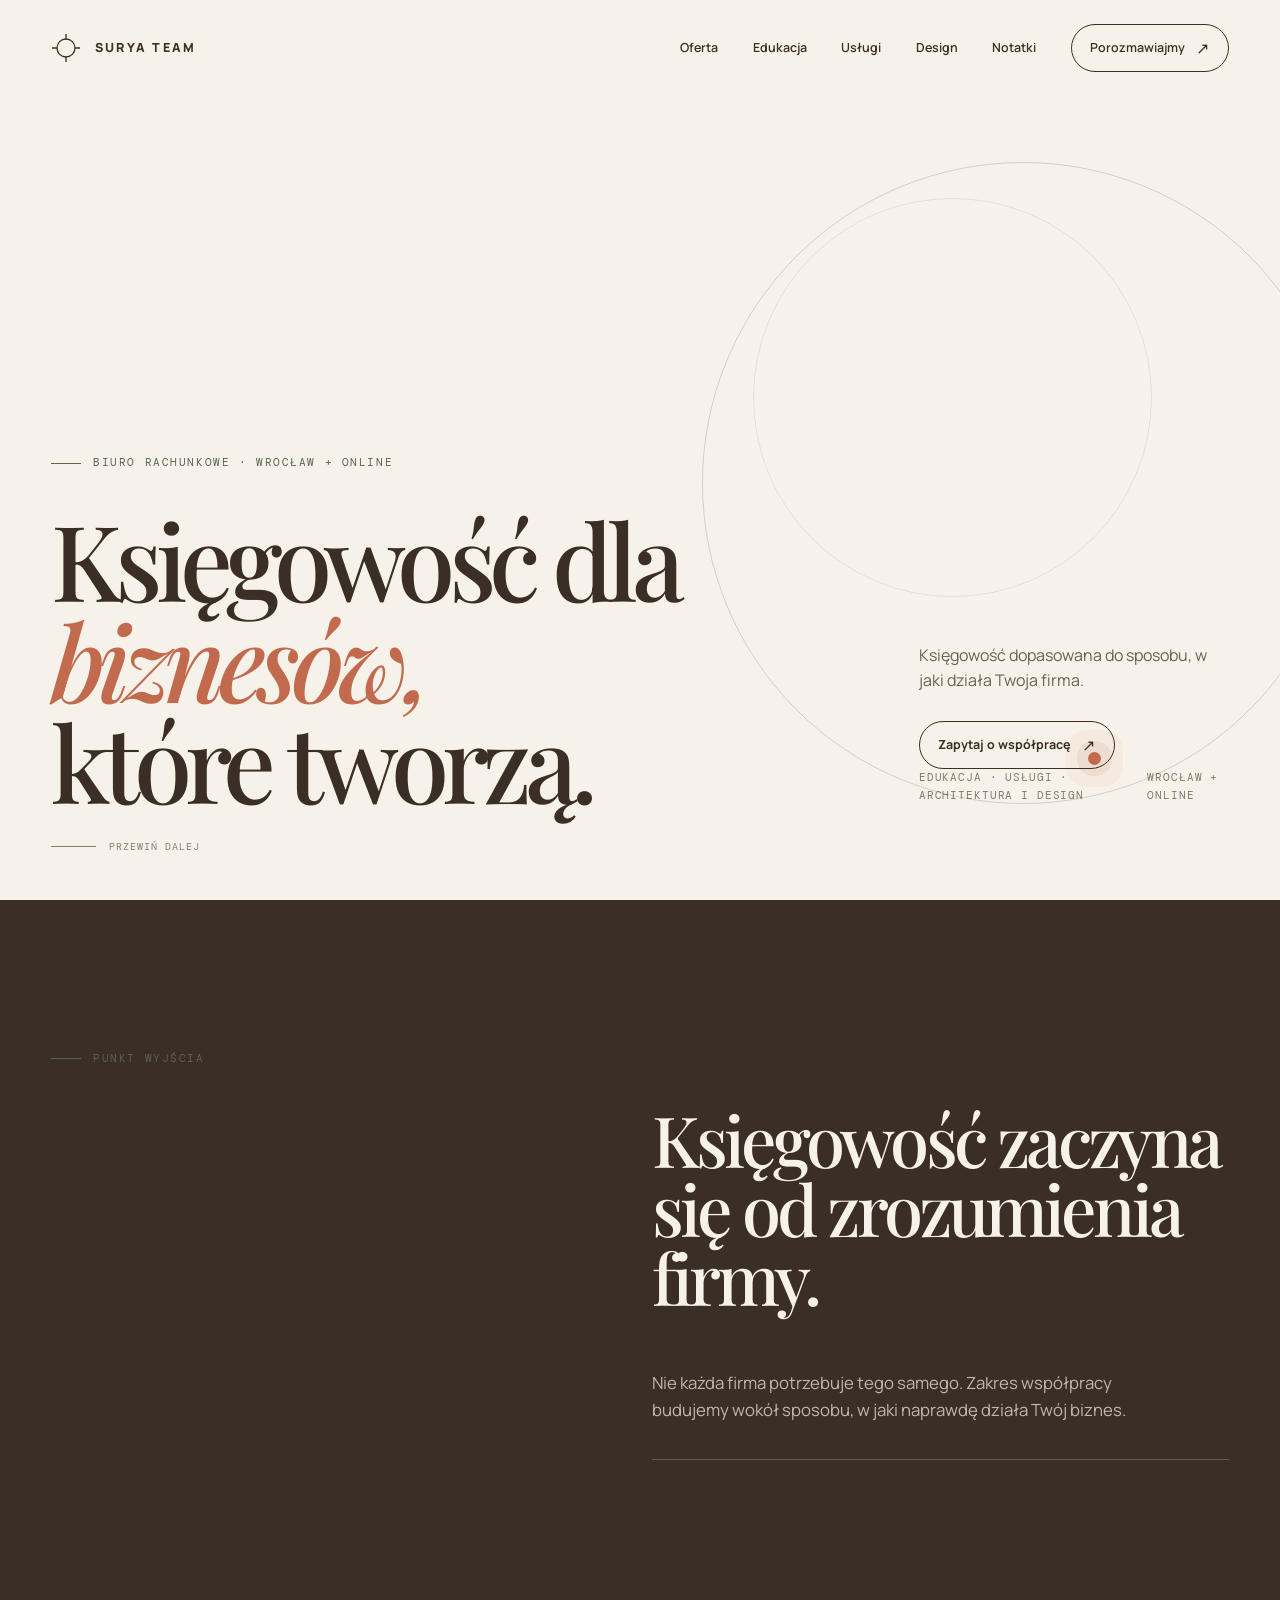
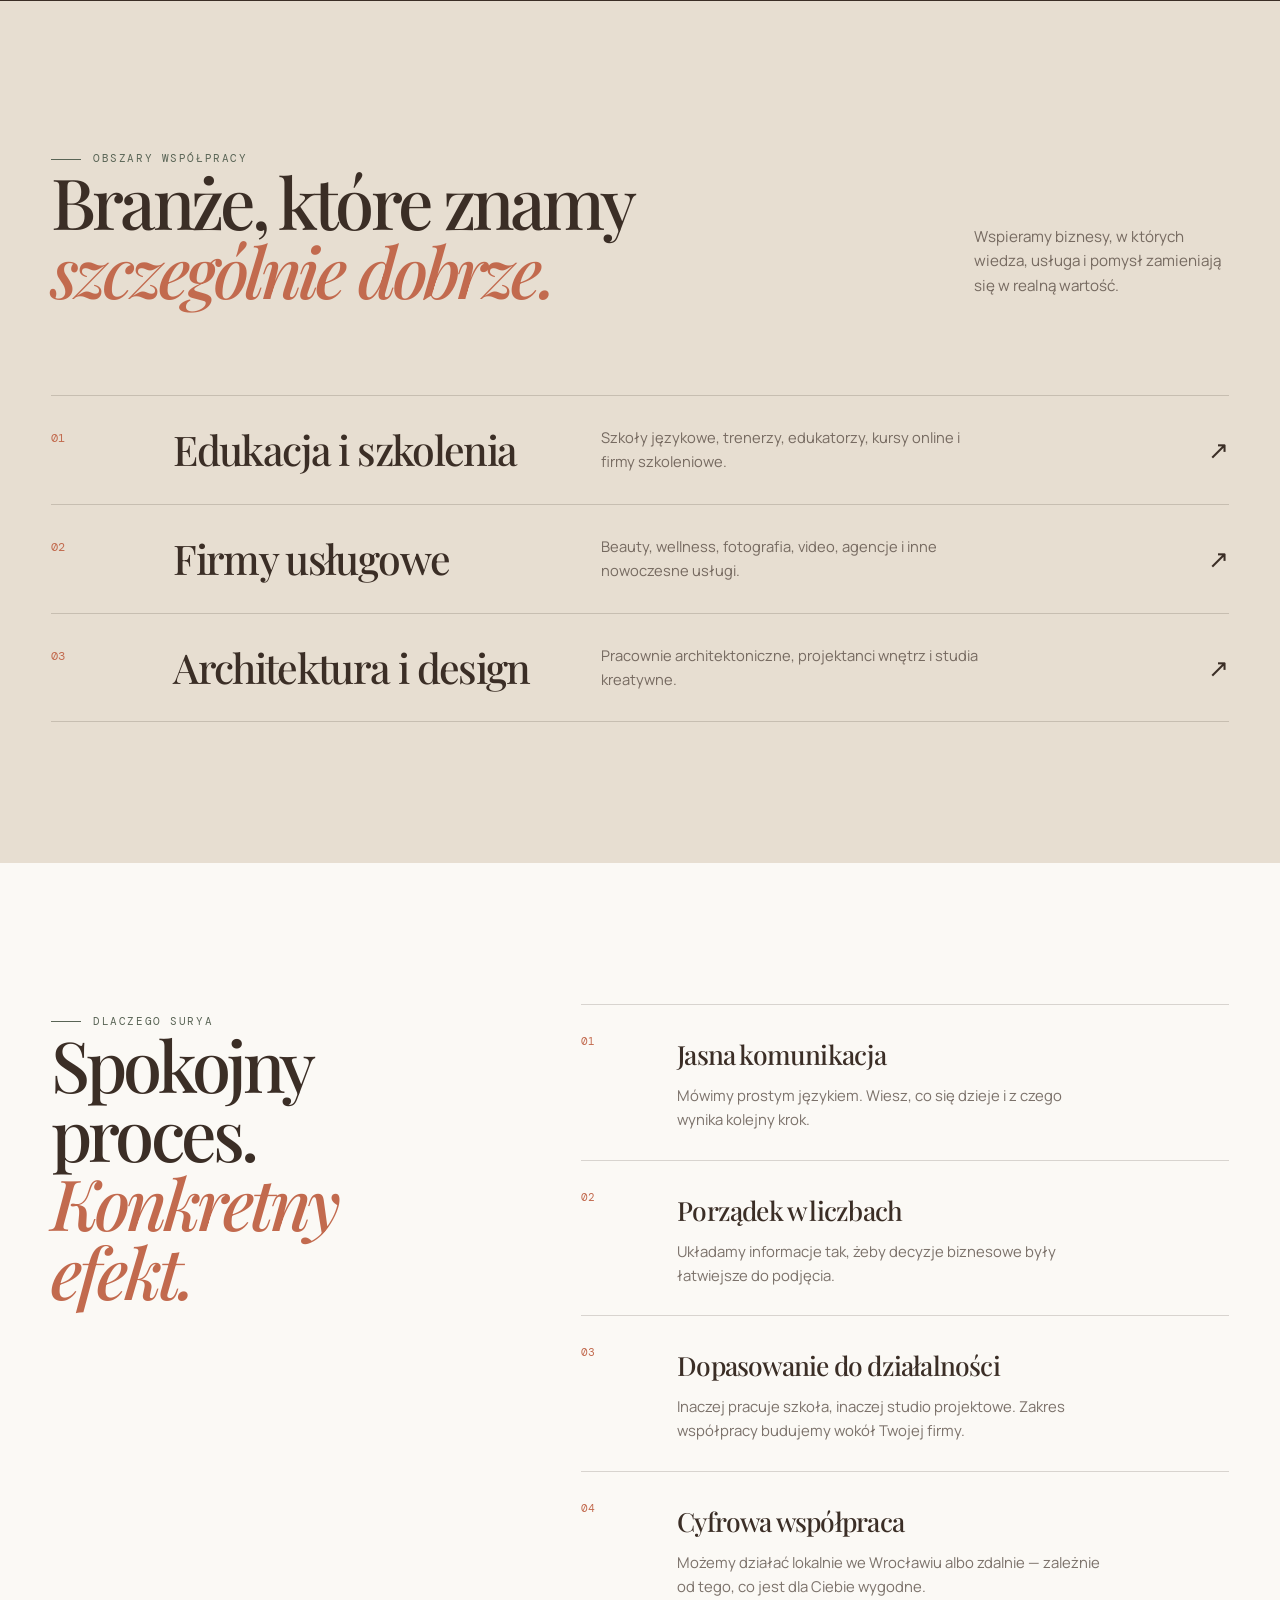
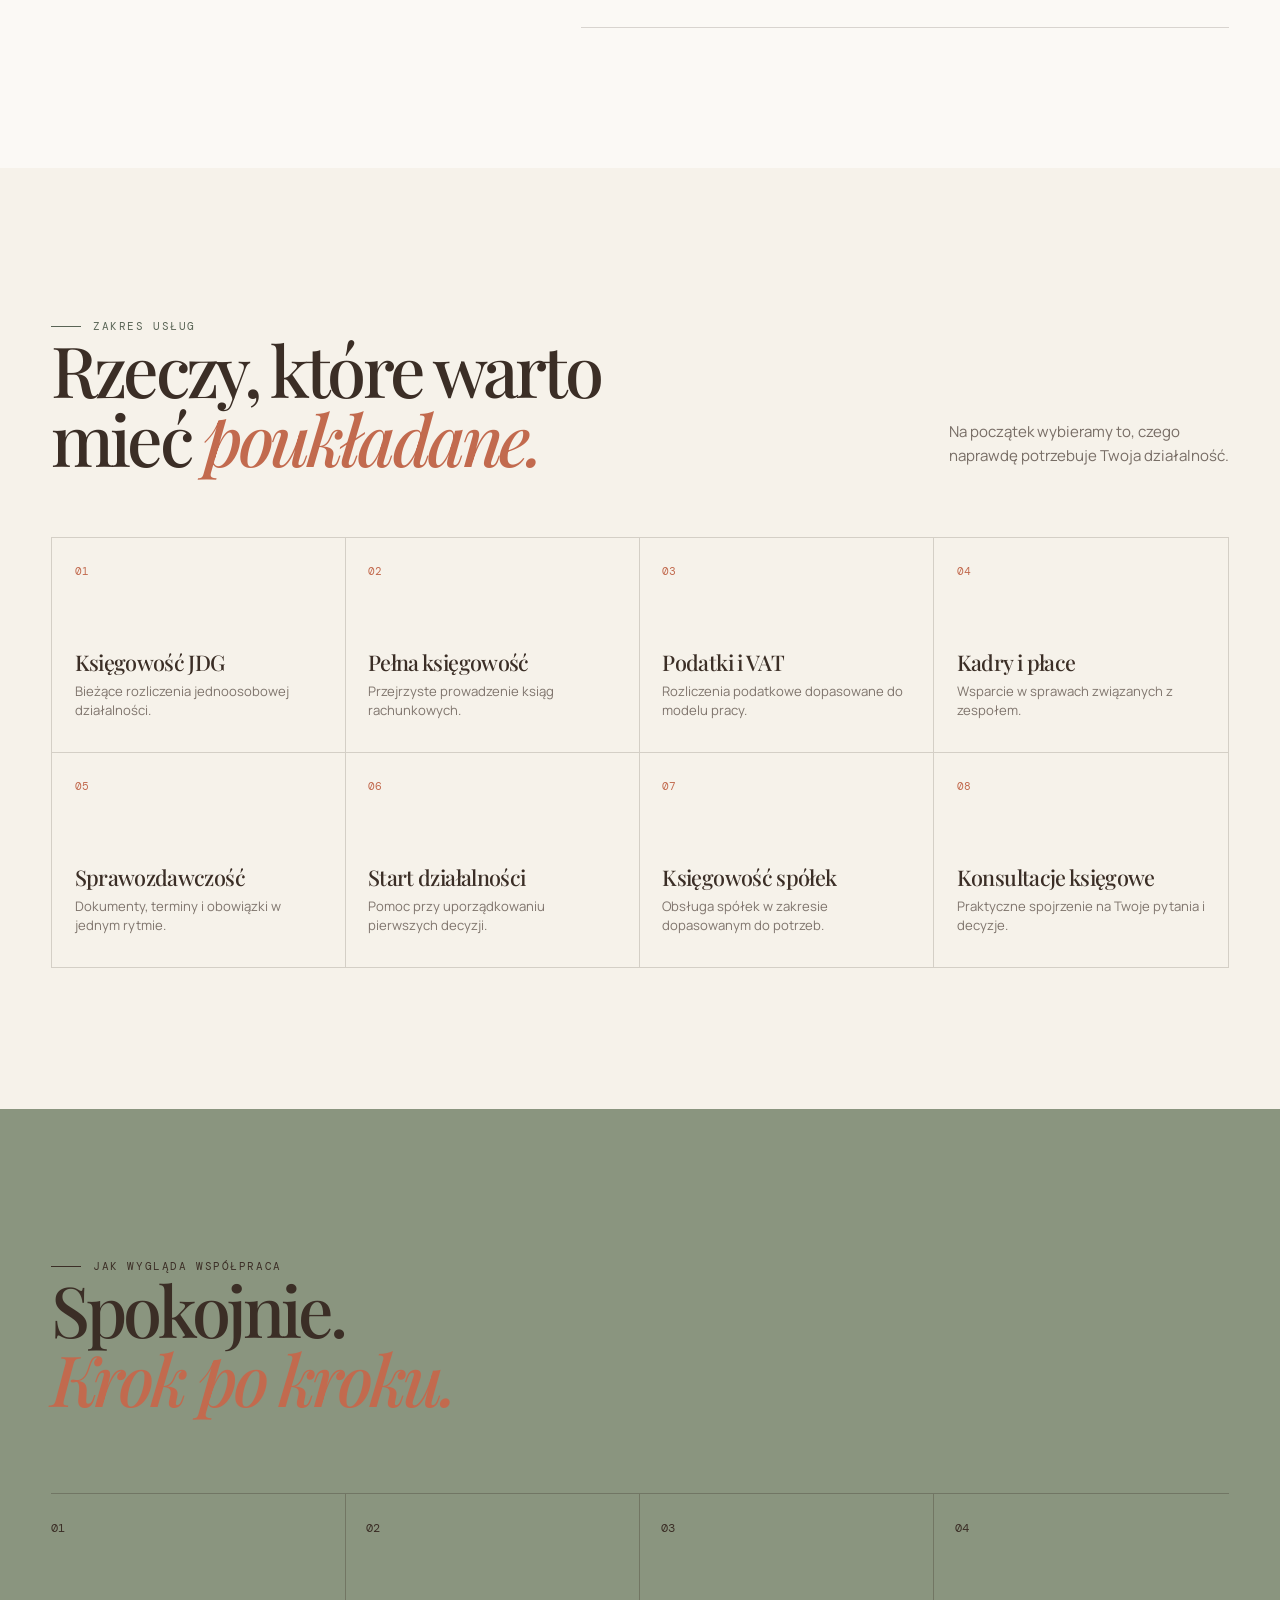
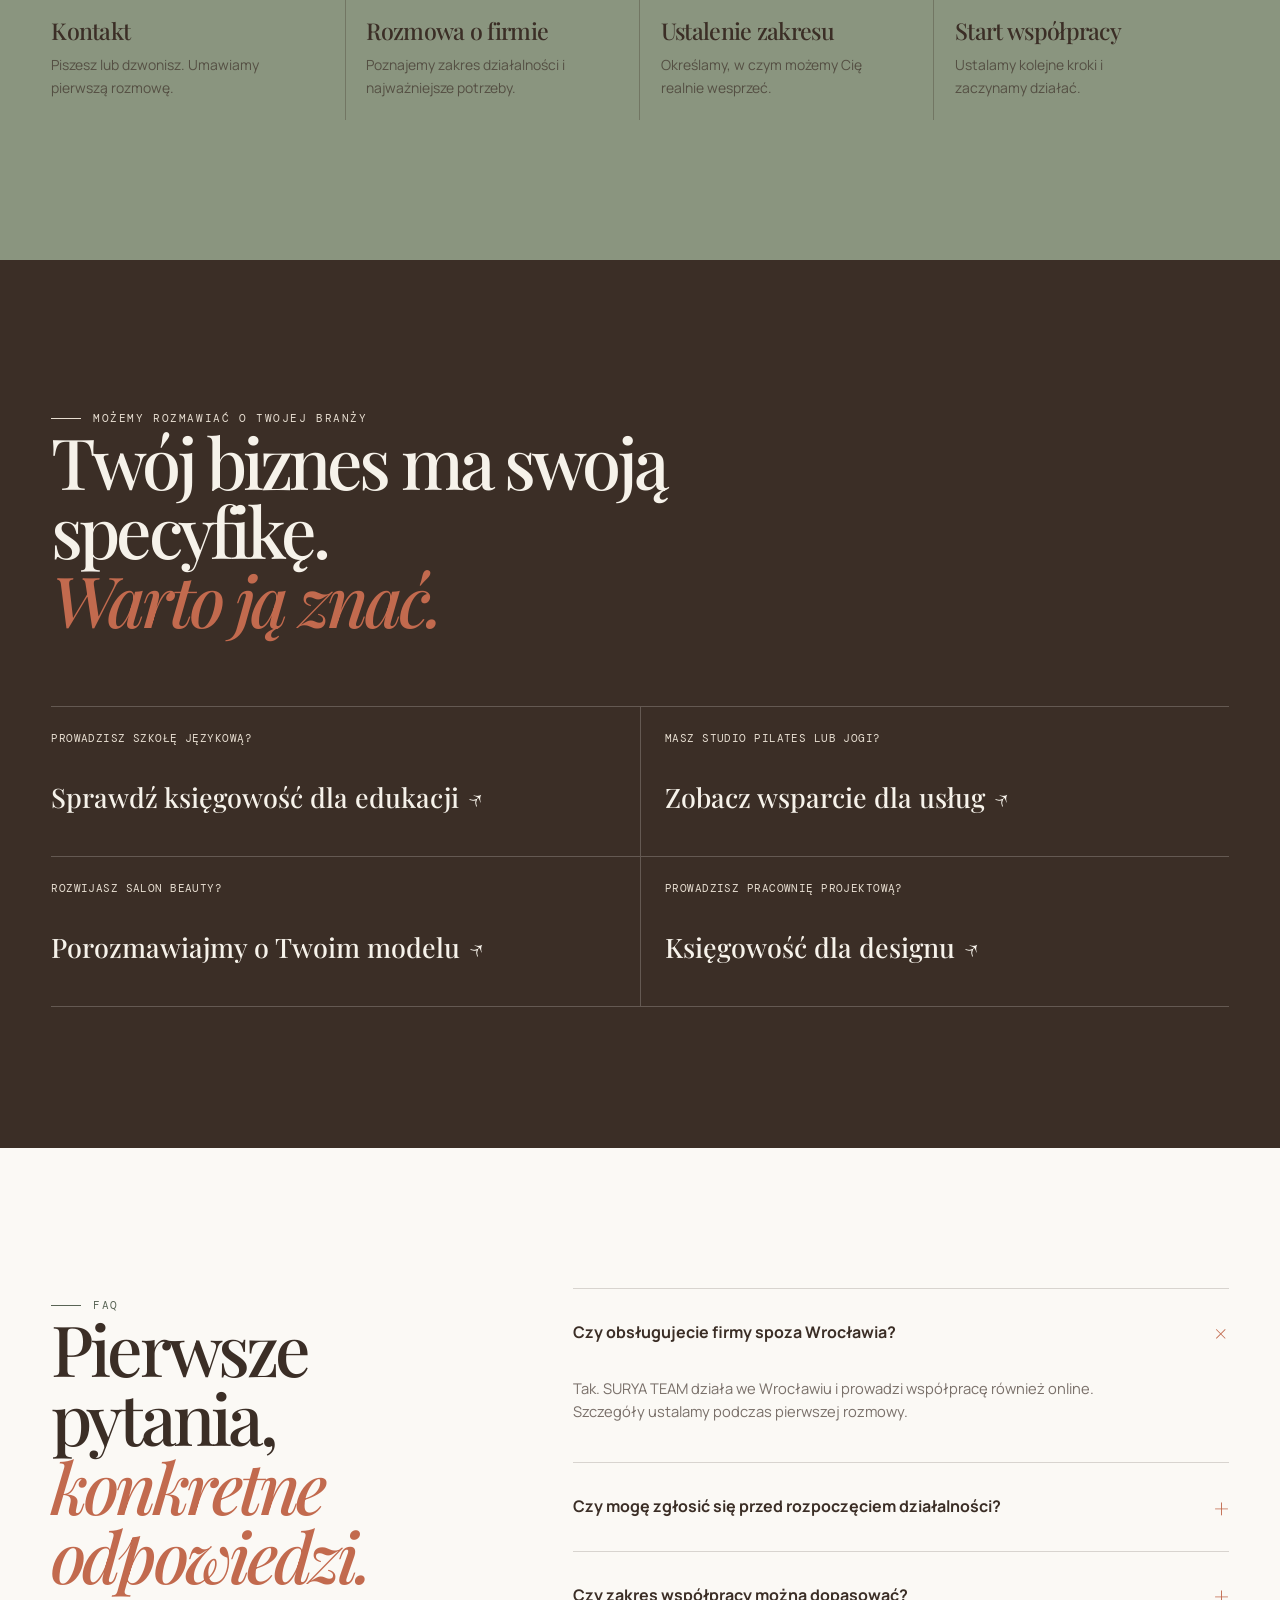
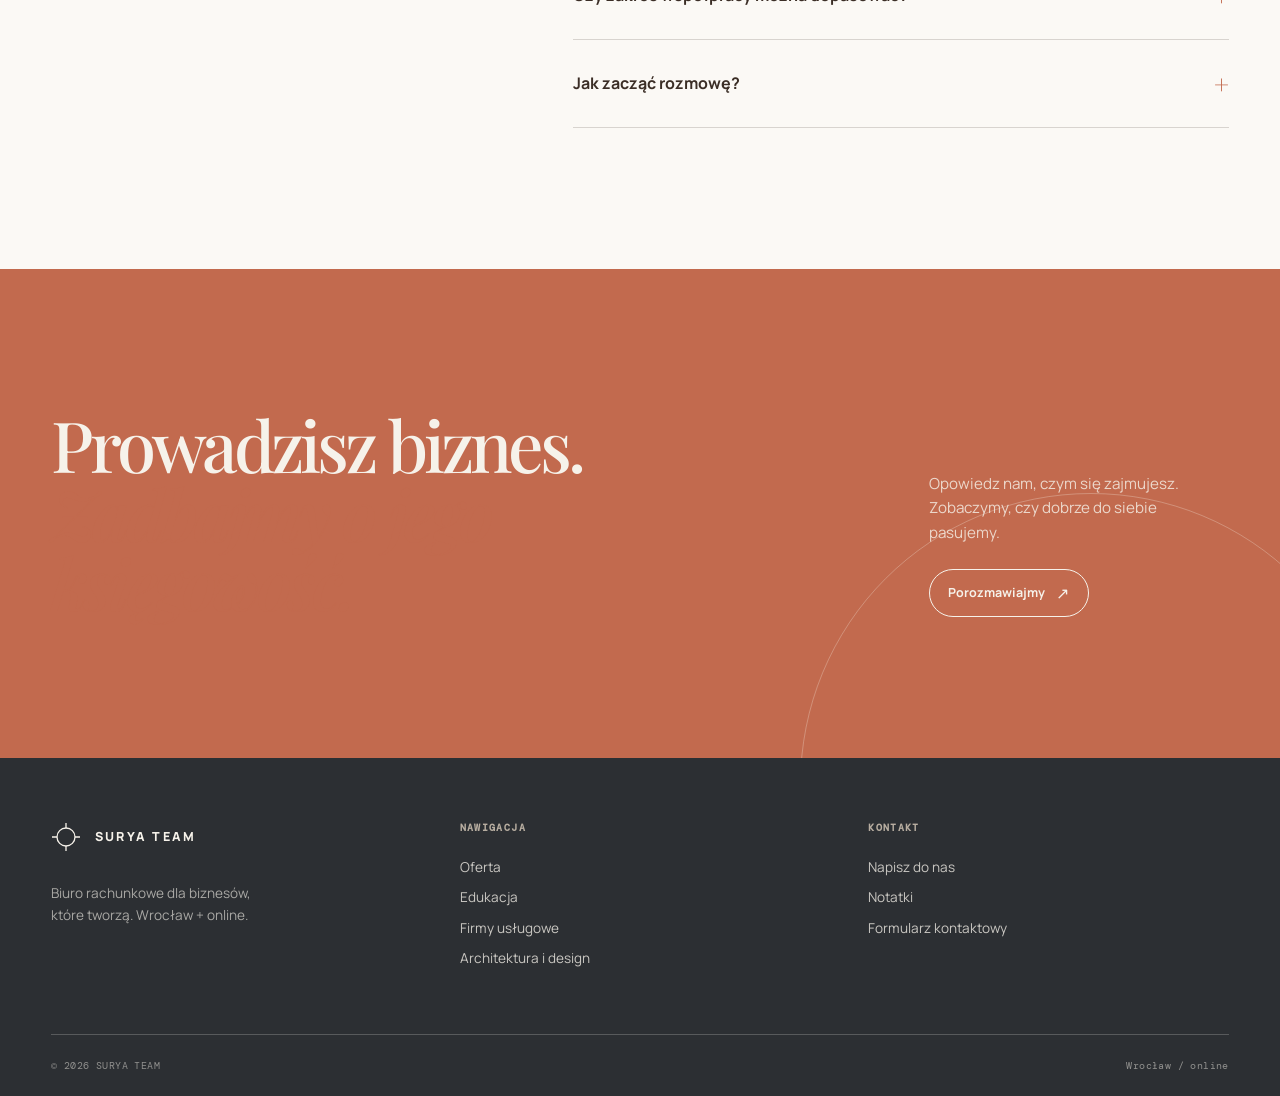
<file: index.html>
<!doctype html>
<html lang="pl">
<head>
  <meta charset="utf-8">
  <meta name="viewport" content="width=device-width, initial-scale=1">
  <title>SURYA TEAM — księgowość dla biznesów, które tworzą</title>
  <meta name="description" content="SURYA TEAM to biuro rachunkowe z Wrocławia dla edukacji, nowoczesnych firm usługowych oraz architektury i designu. Współpraca we Wrocławiu i online.">
  <link rel="canonical" href="https://suryateam.pl/">
  <meta property="og:type" content="website">
  <meta property="og:locale" content="pl_PL">
  <meta property="og:title" content="SURYA TEAM — księgowość dla biznesów, które tworzą">
  <meta property="og:description" content="Księgowość dla edukacji, firm usługowych oraz architektury i designu. Wrocław + online.">
  <meta property="og:url" content="https://suryateam.pl/">
  <meta property="og:image" content="https://suryateam.pl/assets/og-image.jpg">
  <link rel="icon" href="/favicon.svg" type="image/svg+xml">
  <link rel="manifest" href="/site.webmanifest">
  <link rel="preconnect" href="https://fonts.googleapis.com">
  <link rel="preconnect" href="https://fonts.gstatic.com" crossorigin>
  <link href="https://fonts.googleapis.com/css2?family=DM+Mono:wght@400;500&family=Manrope:wght@400;500;600;700;800&family=Playfair+Display:ital,wght@0,500;0,600;1,500;1,600&display=swap" rel="stylesheet">
  <link rel="stylesheet" href="/assets/styles.css">
  <script type="application/ld+json">
  {
    "@context":"https://schema.org",
    "@type":"AccountingService",
    "name":"SURYA TEAM",
    "url":"https://suryateam.pl/",
    "description":"Biuro rachunkowe z Wrocławia obsługujące klientów lokalnie i online.",
    "areaServed":["Wrocław","Polska"],
    "serviceType":["Księgowość JDG","Pełna księgowość","Kadry i płace","Rozliczenia podatkowe"]
  }
  </script>
</head>
<body>
  <header class="site-header">
    <div class="wrap header-inner">
      <a class="brand" href="/" aria-label="SURYA TEAM — strona główna">
        <svg class="brand-mark" viewBox="0 0 30 30" aria-hidden="true"><circle cx="15" cy="15" r="9" fill="none" stroke="currentColor" stroke-width="1.3"/><path d="M15 1v5M15 24v5M1 15h5M24 15h5" stroke="currentColor" stroke-width="1.3"/></svg>
        <span>SURYA TEAM</span>
      </a>
      <button class="nav-toggle" aria-label="Otwórz menu" aria-expanded="false"><span></span><span></span></button>
      <nav class="site-nav" aria-label="Główna nawigacja">
        <a href="/oferta/">Oferta</a>
        <a href="/edukacja/">Edukacja</a>
        <a href="/firmy-uslugowe/">Usługi</a>
        <a href="/architektura-design/">Design</a>
        <a href="/blog/">Notatki</a>
        <a class="button" href="/kontakt/">Porozmawiajmy</a>
      </nav>
    </div>
  </header>

  <main>
    <section class="hero">
      <div class="wrap hero-inner">
        <div class="hero-copy reveal">
          <span class="eyebrow">Biuro rachunkowe · Wrocław + online</span>
          <h1 class="display hero-title">Księgowość dla<br><em>biznesów,</em><br>które tworzą.</h1>
        </div>
        <div class="hero-note reveal">
          <p class="lede">Księgowość dopasowana do sposobu, w jaki działa Twoja firma.</p>
          <a class="button" href="/kontakt/">Zapytaj o współpracę</a>
          <div class="hero-meta"><span>Edukacja · Usługi · Architektura i design</span><span>Wrocław + online</span></div>
        </div>
      </div>
      <span class="hero-orbit" aria-hidden="true"></span>
      <div class="hero-scroll" aria-hidden="true">Przewiń dalej</div>
    </section>

    <section class="section intro">
      <div class="wrap intro-grid">
        <div class="reveal"><span class="eyebrow">Punkt wyjścia</span></div>
        <div class="intro-copy reveal">
          <h2>Księgowość zaczyna się od zrozumienia firmy.</h2>
          <p>Nie każda firma potrzebuje tego samego. Zakres współpracy budujemy wokół sposobu, w jaki naprawdę działa Twój biznes.</p>
          <span class="intro-rule"></span>
        </div>
      </div>
    </section>

    <section class="section specializations" id="specjalizacje">
      <div class="wrap">
        <div class="section-heading reveal">
          <div><span class="eyebrow">Obszary współpracy</span><h2>Branże, które znamy<br><em>szczególnie dobrze.</em></h2></div>
          <p>Wspieramy biznesy, w których wiedza, usługa i pomysł zamieniają się w realną wartość.</p>
        </div>
        <div class="specialization-list">
          <a class="specialization reveal" href="/edukacja/">
            <span class="specialization-number">01</span><h3>Edukacja i szkolenia</h3><p>Szkoły językowe, trenerzy, edukatorzy, kursy online i firmy szkoleniowe.</p><span class="arrow" aria-hidden="true">↗</span>
          </a>
          <a class="specialization reveal" href="/firmy-uslugowe/">
            <span class="specialization-number">02</span><h3>Firmy usługowe</h3><p>Beauty, wellness, fotografia, video, agencje i inne nowoczesne usługi.</p><span class="arrow" aria-hidden="true">↗</span>
          </a>
          <a class="specialization reveal" href="/architektura-design/">
            <span class="specialization-number">03</span><h3>Architektura i design</h3><p>Pracownie architektoniczne, projektanci wnętrz i studia kreatywne.</p><span class="arrow" aria-hidden="true">↗</span>
          </a>
        </div>
      </div>
    </section>

    <section class="section values">
      <div class="wrap values-grid">
        <div class="reveal"><span class="eyebrow">Dlaczego SURYA</span><h2>Spokojny proces. <em>Konkretny efekt.</em></h2></div>
        <div class="value-stack reveal">
          <div class="value-row"><span>01</span><div><strong>Jasna komunikacja</strong><p>Mówimy prostym językiem. Wiesz, co się dzieje i z czego wynika kolejny krok.</p></div></div>
          <div class="value-row"><span>02</span><div><strong>Porządek w liczbach</strong><p>Układamy informacje tak, żeby decyzje biznesowe były łatwiejsze do podjęcia.</p></div></div>
          <div class="value-row"><span>03</span><div><strong>Dopasowanie do działalności</strong><p>Inaczej pracuje szkoła, inaczej studio projektowe. Zakres współpracy budujemy wokół Twojej firmy.</p></div></div>
          <div class="value-row"><span>04</span><div><strong>Cyfrowa współpraca</strong><p>Możemy działać lokalnie we Wrocławiu albo zdalnie — zależnie od tego, co jest dla Ciebie wygodne.</p></div></div>
        </div>
      </div>
    </section>

    <section class="section services">
      <div class="wrap">
        <div class="services-top reveal"><div><span class="eyebrow">Zakres usług</span><h2>Rzeczy, które warto mieć <em>poukładane.</em></h2></div><p>Na początek wybieramy to, czego naprawdę potrzebuje Twoja działalność.</p></div>
        <div class="services-grid reveal">
          <article class="service"><span class="service-number">01</span><h3>Księgowość JDG</h3><p>Bieżące rozliczenia jednoosobowej działalności.</p></article>
          <article class="service"><span class="service-number">02</span><h3>Pełna księgowość</h3><p>Przejrzyste prowadzenie ksiąg rachunkowych.</p></article>
          <article class="service"><span class="service-number">03</span><h3>Podatki i VAT</h3><p>Rozliczenia podatkowe dopasowane do modelu pracy.</p></article>
          <article class="service"><span class="service-number">04</span><h3>Kadry i płace</h3><p>Wsparcie w sprawach związanych z zespołem.</p></article>
          <article class="service"><span class="service-number">05</span><h3>Sprawozdawczość</h3><p>Dokumenty, terminy i obowiązki w jednym rytmie.</p></article>
          <article class="service"><span class="service-number">06</span><h3>Start działalności</h3><p>Pomoc przy uporządkowaniu pierwszych decyzji.</p></article>
          <article class="service"><span class="service-number">07</span><h3>Księgowość spółek</h3><p>Obsługa spółek w zakresie dopasowanym do potrzeb.</p></article>
          <article class="service"><span class="service-number">08</span><h3>Konsultacje księgowe</h3><p>Praktyczne spojrzenie na Twoje pytania i decyzje.</p></article>
        </div>
      </div>
    </section>

    <section class="section process">
      <div class="wrap">
        <div class="reveal"><span class="eyebrow">Jak wygląda współpraca</span><h2>Spokojnie.<br><em>Krok po kroku.</em></h2></div>
        <div class="process-grid reveal">
          <div class="process-step"><span>01</span><h3>Kontakt</h3><p>Piszesz lub dzwonisz. Umawiamy pierwszą rozmowę.</p></div>
          <div class="process-step"><span>02</span><h3>Rozmowa o firmie</h3><p>Poznajemy zakres działalności i najważniejsze potrzeby.</p></div>
          <div class="process-step"><span>03</span><h3>Ustalenie zakresu</h3><p>Określamy, w czym możemy Cię realnie wesprzeć.</p></div>
          <div class="process-step"><span>04</span><h3>Start współpracy</h3><p>Ustalamy kolejne kroki i zaczynamy działać.</p></div>
        </div>
      </div>
    </section>

    <section class="section sectors">
      <div class="wrap">
        <div class="reveal"><span class="eyebrow">Możemy rozmawiać o Twojej branży</span><h2>Twój biznes ma swoją specyfikę.<br><em>Warto ją znać.</em></h2></div>
        <div class="sector-grid reveal">
          <a class="sector" href="/edukacja/"><span class="sector-question">Prowadzisz szkołę językową?</span><strong>Sprawdź księgowość dla edukacji ↗</strong></a>
          <a class="sector" href="/firmy-uslugowe/"><span class="sector-question">Masz studio pilates lub jogi?</span><strong>Zobacz wsparcie dla usług ↗</strong></a>
          <a class="sector" href="/firmy-uslugowe/"><span class="sector-question">Rozwijasz salon beauty?</span><strong>Porozmawiajmy o Twoim modelu ↗</strong></a>
          <a class="sector" href="/architektura-design/"><span class="sector-question">Prowadzisz pracownię projektową?</span><strong>Księgowość dla designu ↗</strong></a>
        </div>
      </div>
    </section>

    <section class="section faq">
      <div class="wrap faq-grid">
        <div class="reveal"><span class="eyebrow">FAQ</span><h2>Pierwsze pytania, <em>konkretne odpowiedzi.</em></h2></div>
        <div class="faq-list reveal">
          <div class="faq-item is-open"><button class="faq-question" aria-expanded="true">Czy obsługujecie firmy spoza Wrocławia?</button><div class="faq-answer"><div><p>Tak. SURYA TEAM działa we Wrocławiu i prowadzi współpracę również online. Szczegóły ustalamy podczas pierwszej rozmowy.</p></div></div></div>
          <div class="faq-item"><button class="faq-question" aria-expanded="false">Czy mogę zgłosić się przed rozpoczęciem działalności?</button><div class="faq-answer"><div><p>Tak — warto porozmawiać jeszcze przed startem, żeby uporządkować najważniejsze decyzje i zakres przyszłej obsługi.</p></div></div></div>
          <div class="faq-item"><button class="faq-question" aria-expanded="false">Czy zakres współpracy można dopasować?</button><div class="faq-answer"><div><p>Tak. Zaczynamy od poznania działalności i ustalamy zakres odpowiadający Twojej sytuacji, bez dokładania niepotrzebnych elementów.</p></div></div></div>
          <div class="faq-item"><button class="faq-question" aria-expanded="false">Jak zacząć rozmowę?</button><div class="faq-answer"><div><p>Najprościej napisać przez formularz kontaktowy. Krótko opisz, czym zajmuje się Twoja firma i czego potrzebujesz.</p></div></div></div>
        </div>
      </div>
    </section>

    <section class="section cta">
      <div class="wrap cta-inner reveal"><h2>Prowadzisz biznes.<br><em>Zadbajmy o jego księgowość.</em></h2><div><p>Opowiedz nam, czym się zajmujesz. Zobaczymy, czy dobrze do siebie pasujemy.</p><a class="button button--light" href="/kontakt/">Porozmawiajmy</a></div></div>
    </section>
  </main>

  <footer class="site-footer">
    <div class="wrap footer-top">
      <div class="footer-brand"><a class="brand" href="/"><svg class="brand-mark" viewBox="0 0 30 30" aria-hidden="true"><circle cx="15" cy="15" r="9" fill="none" stroke="currentColor" stroke-width="1.3"/><path d="M15 1v5M15 24v5M1 15h5M24 15h5" stroke="currentColor" stroke-width="1.3"/></svg><span>SURYA TEAM</span></a><p>Biuro rachunkowe dla biznesów, które tworzą. Wrocław + online.</p></div>
      <div class="footer-col"><h3>Nawigacja</h3><a href="/oferta/">Oferta</a><a href="/edukacja/">Edukacja</a><a href="/firmy-uslugowe/">Firmy usługowe</a><a href="/architektura-design/">Architektura i design</a></div>
      <div class="footer-col"><h3>Kontakt</h3><a href="/kontakt/">Napisz do nas</a><a href="/blog/">Notatki</a><a href="/kontakt/#formularz">Formularz kontaktowy</a></div>
    </div>
    <div class="wrap footer-bottom"><span>© 2026 SURYA TEAM</span><span>Wrocław / online</span></div>
  </footer>
  <script src="/assets/main.js" defer></script>
</body>
</html>
</file>
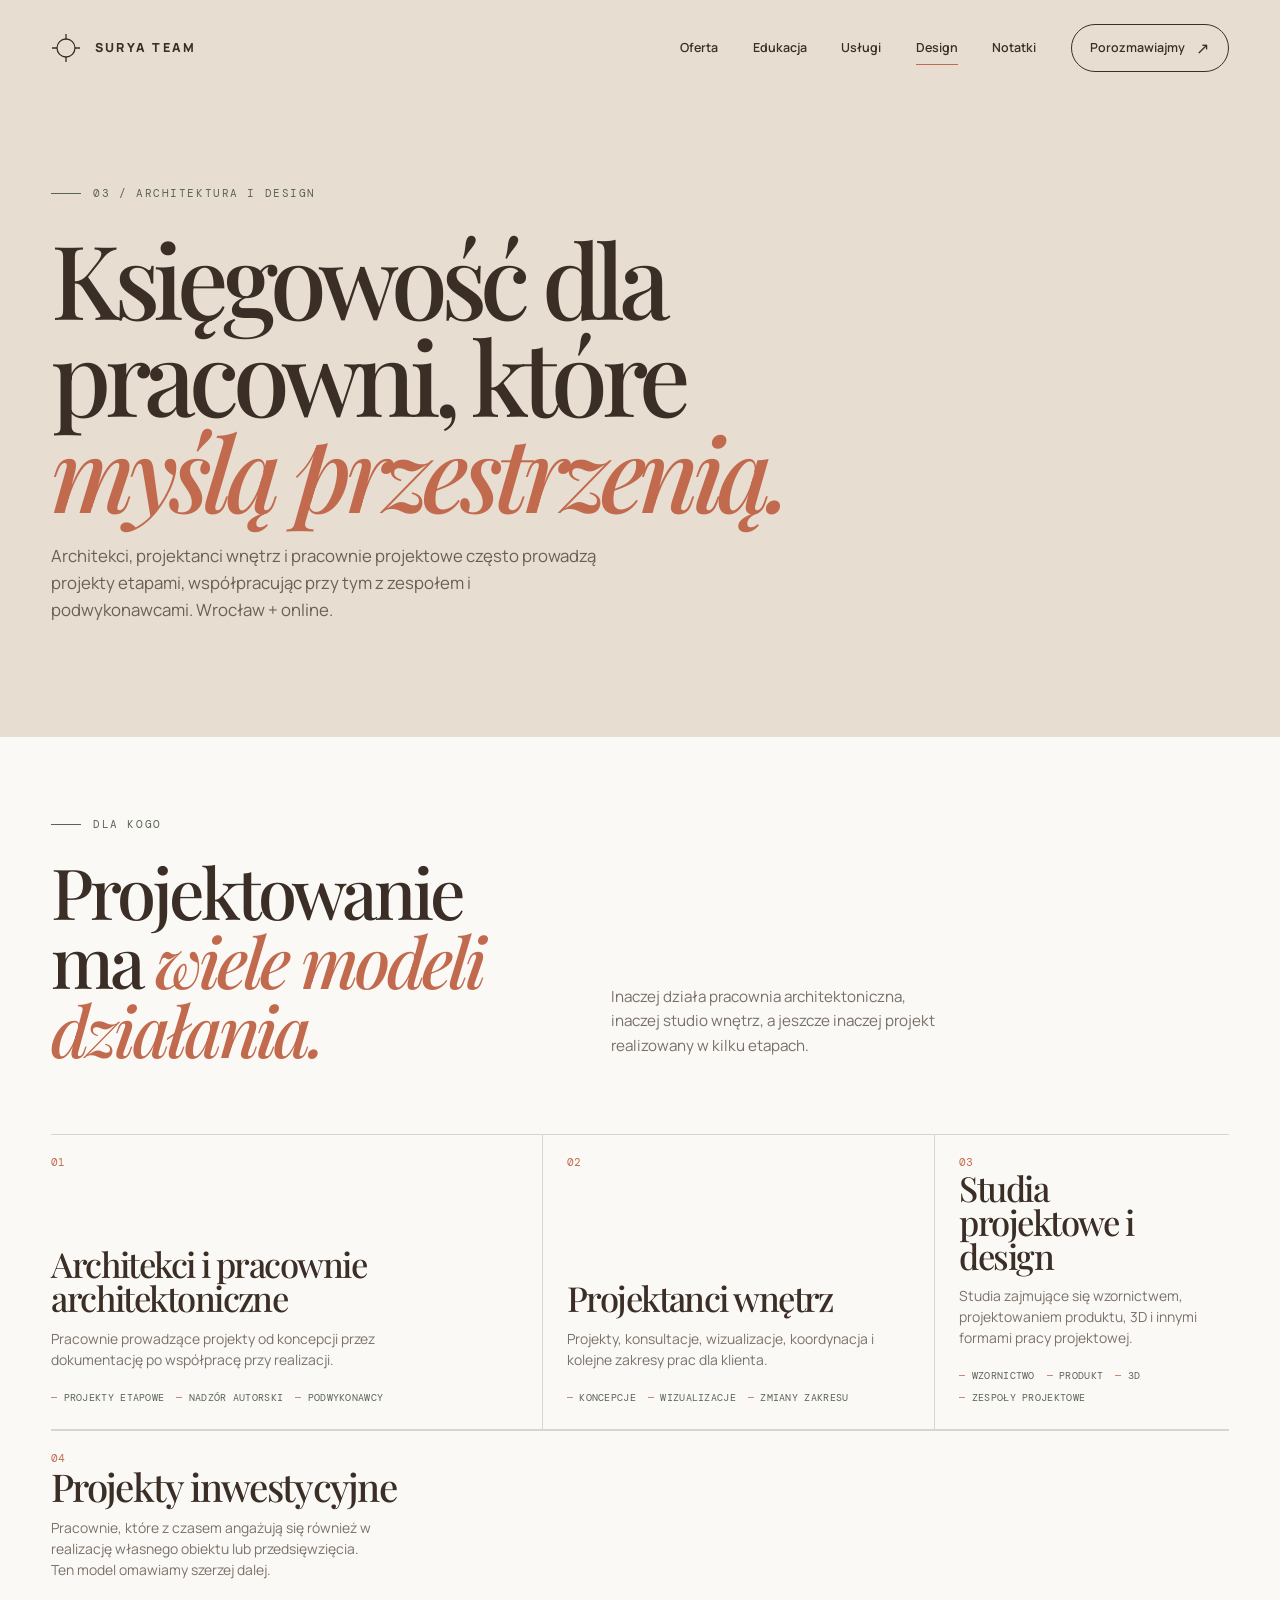
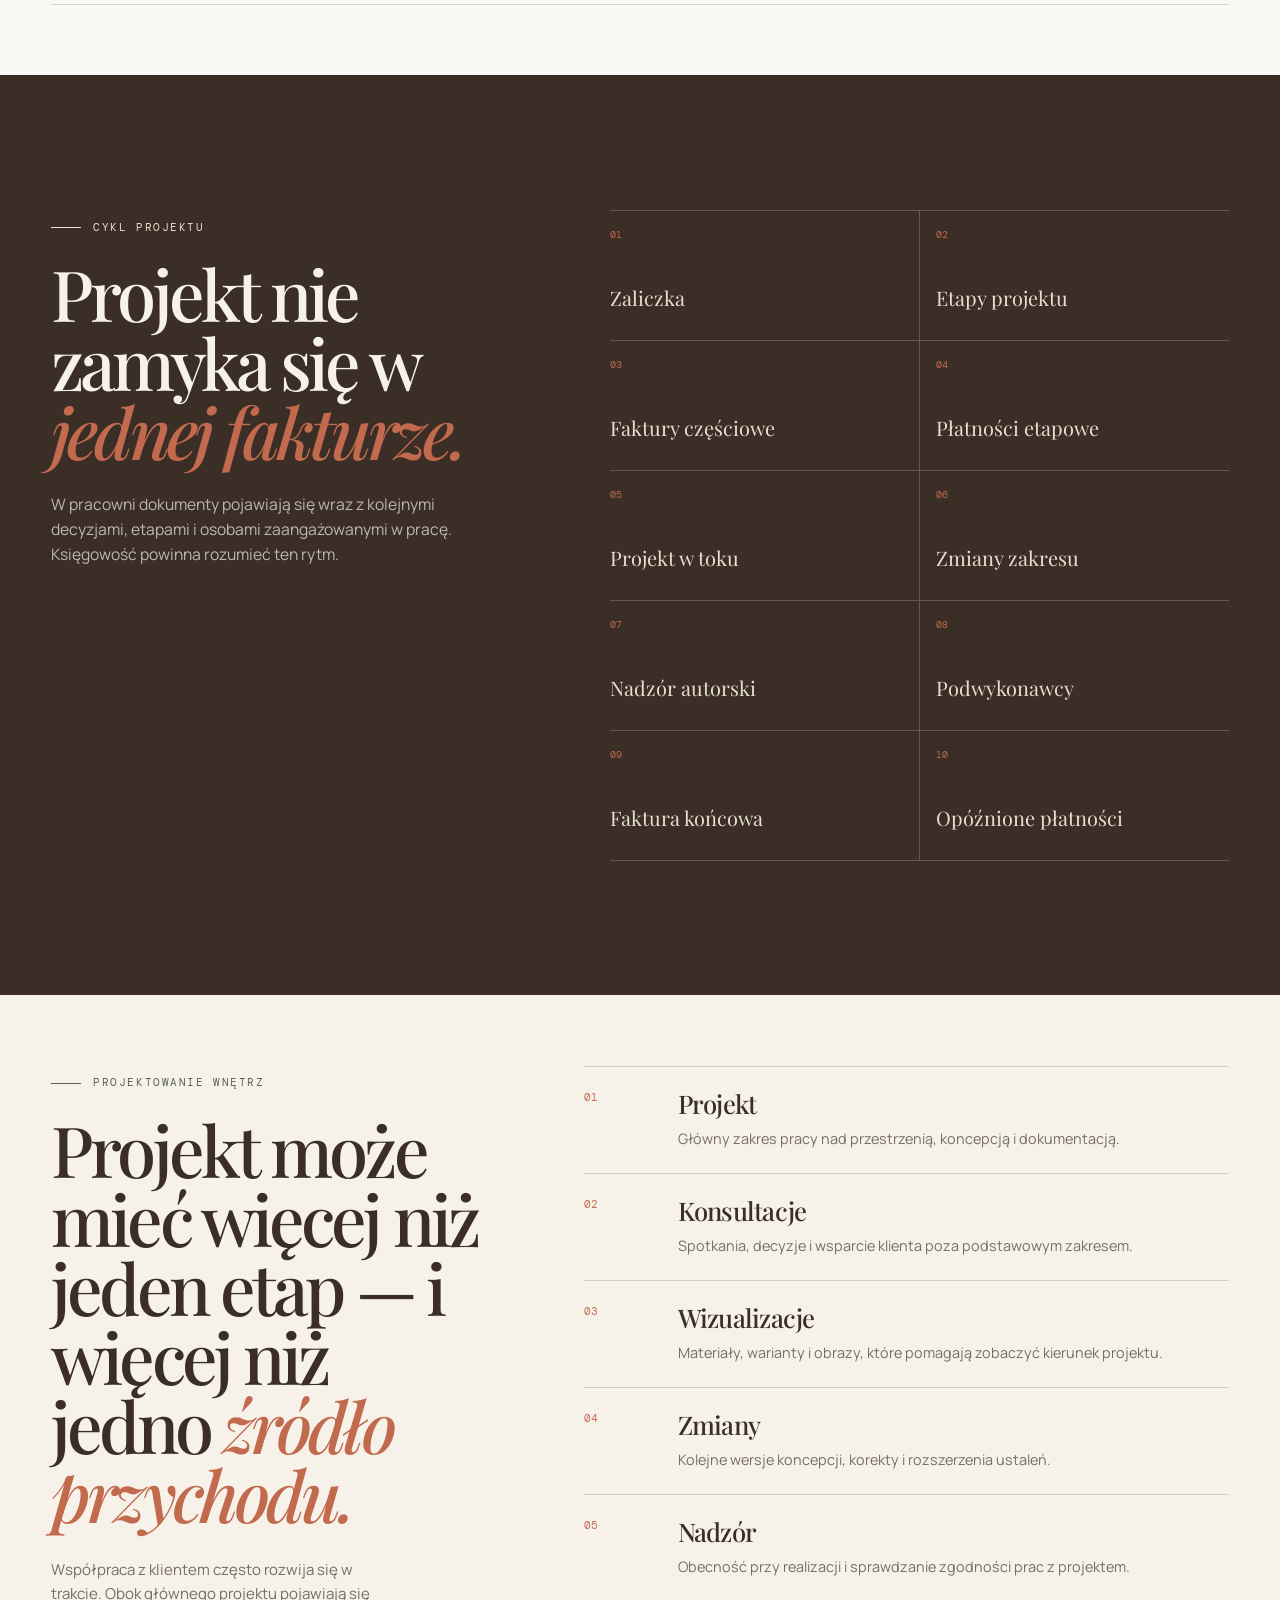
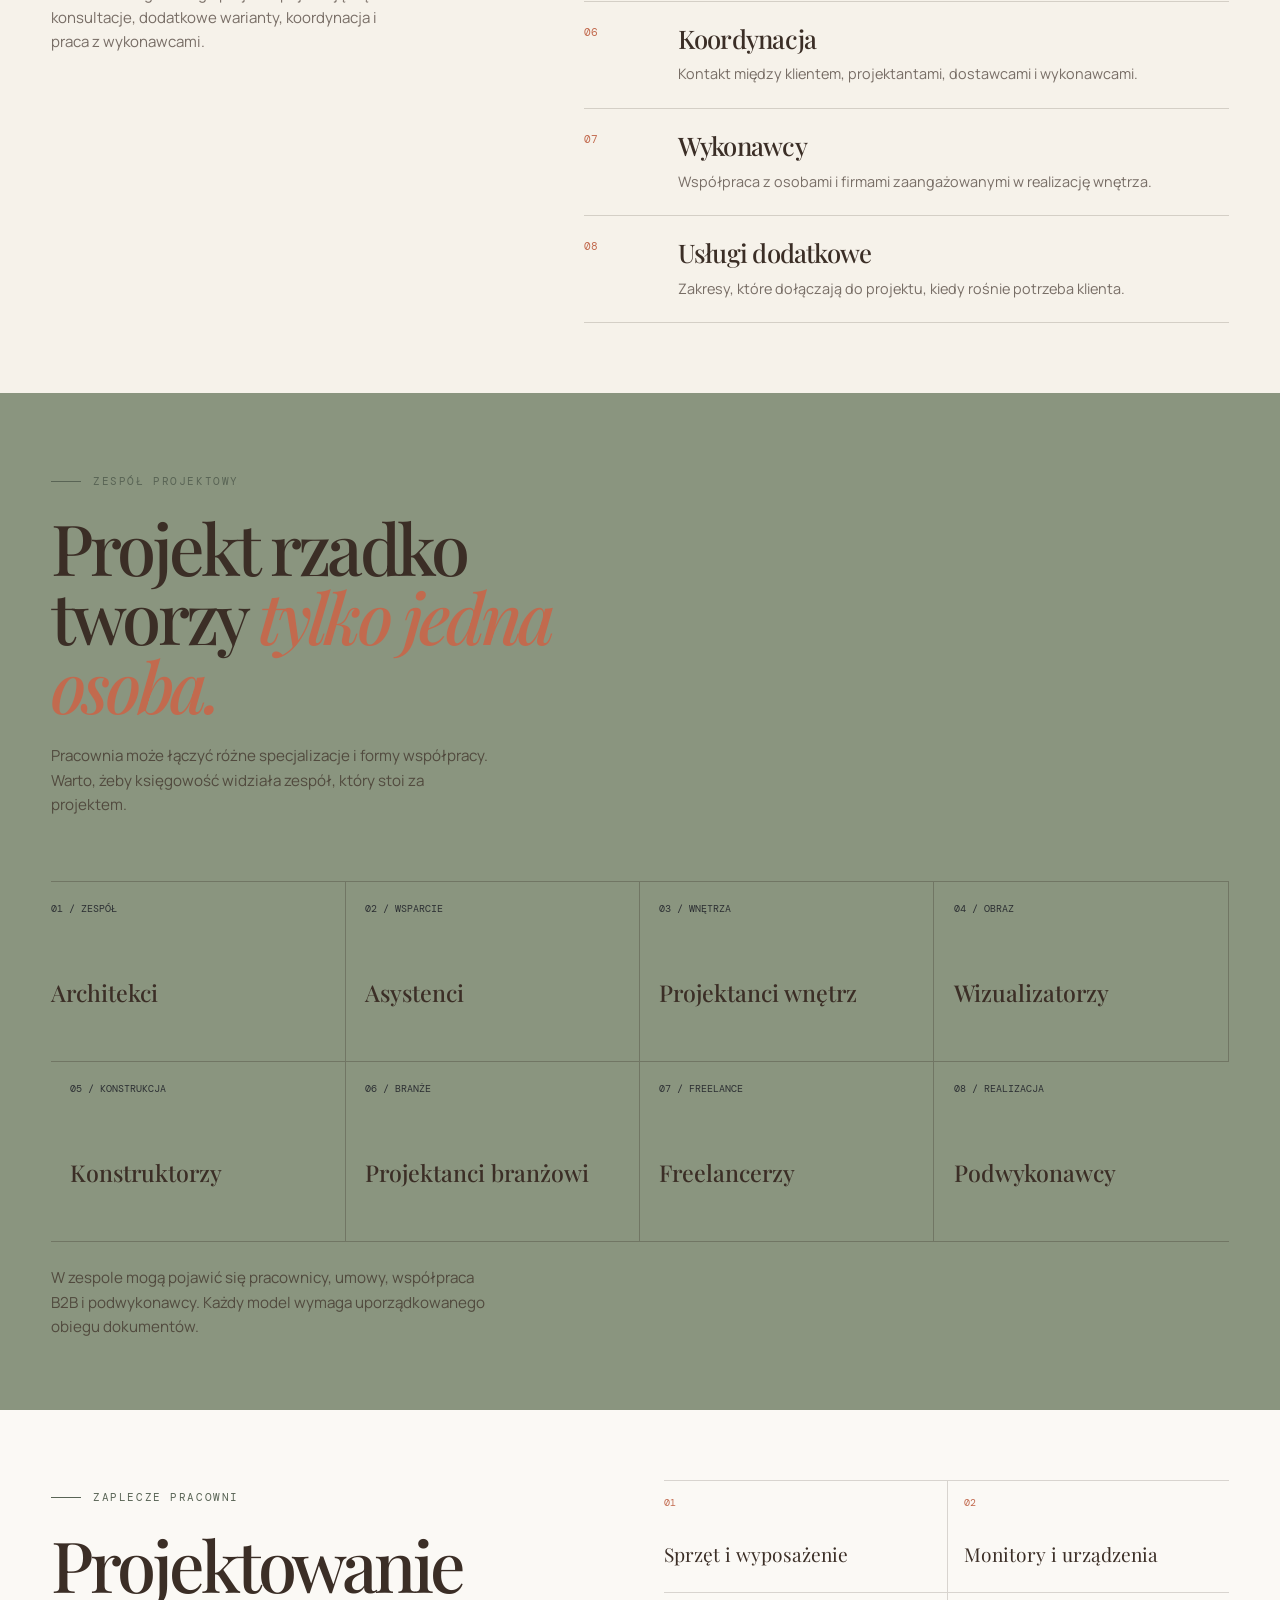
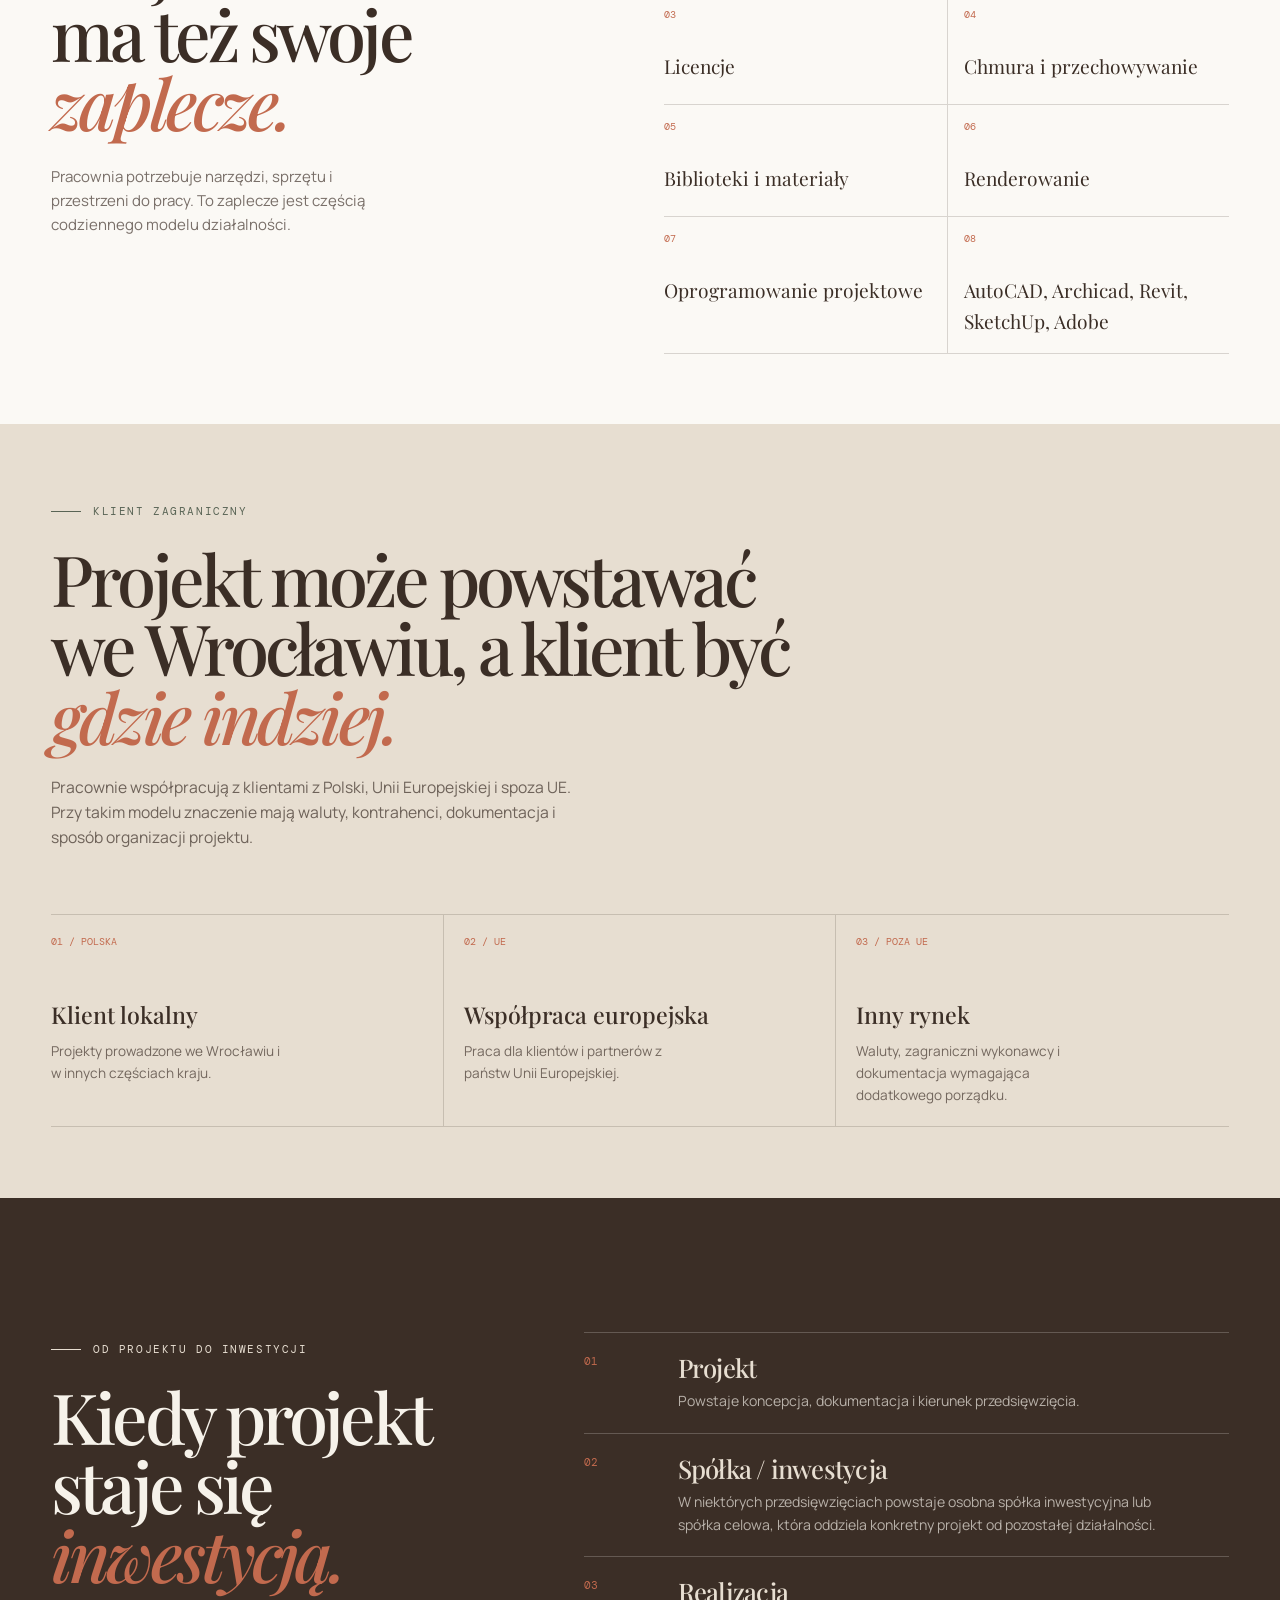
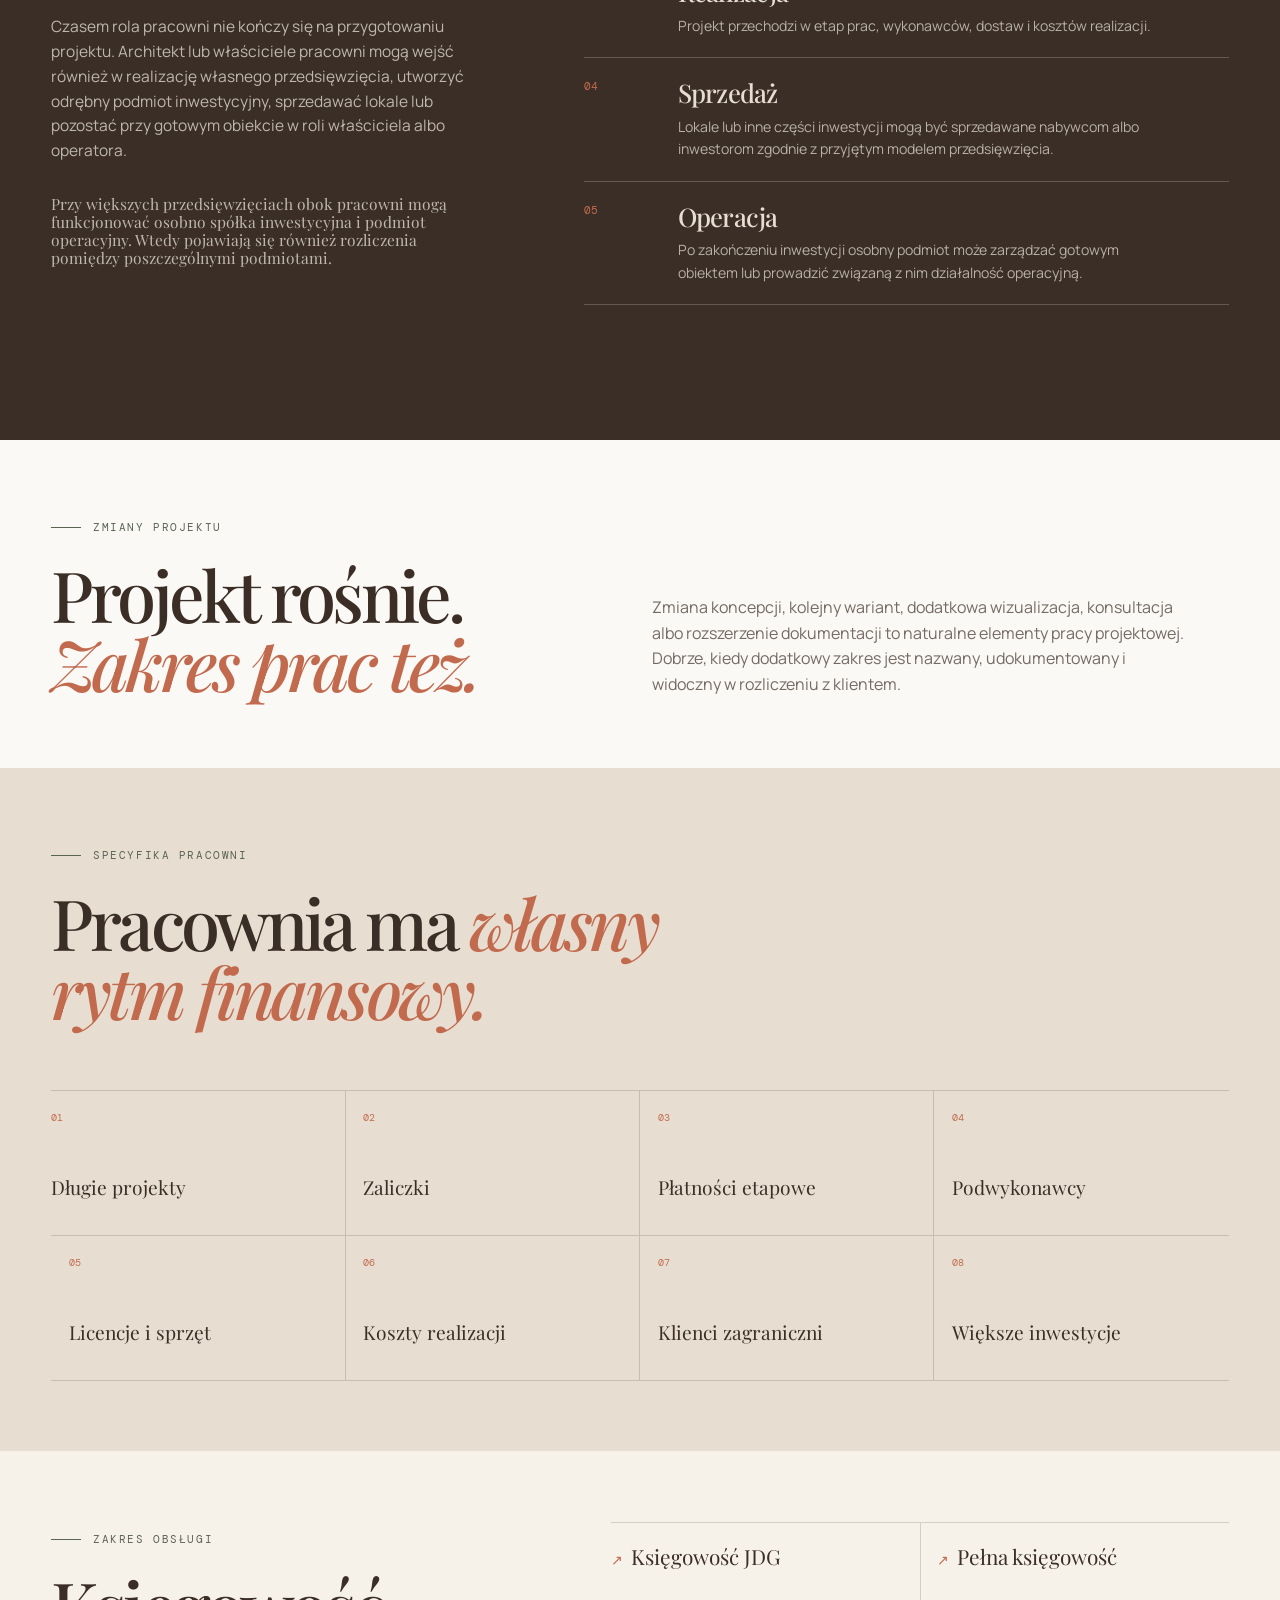
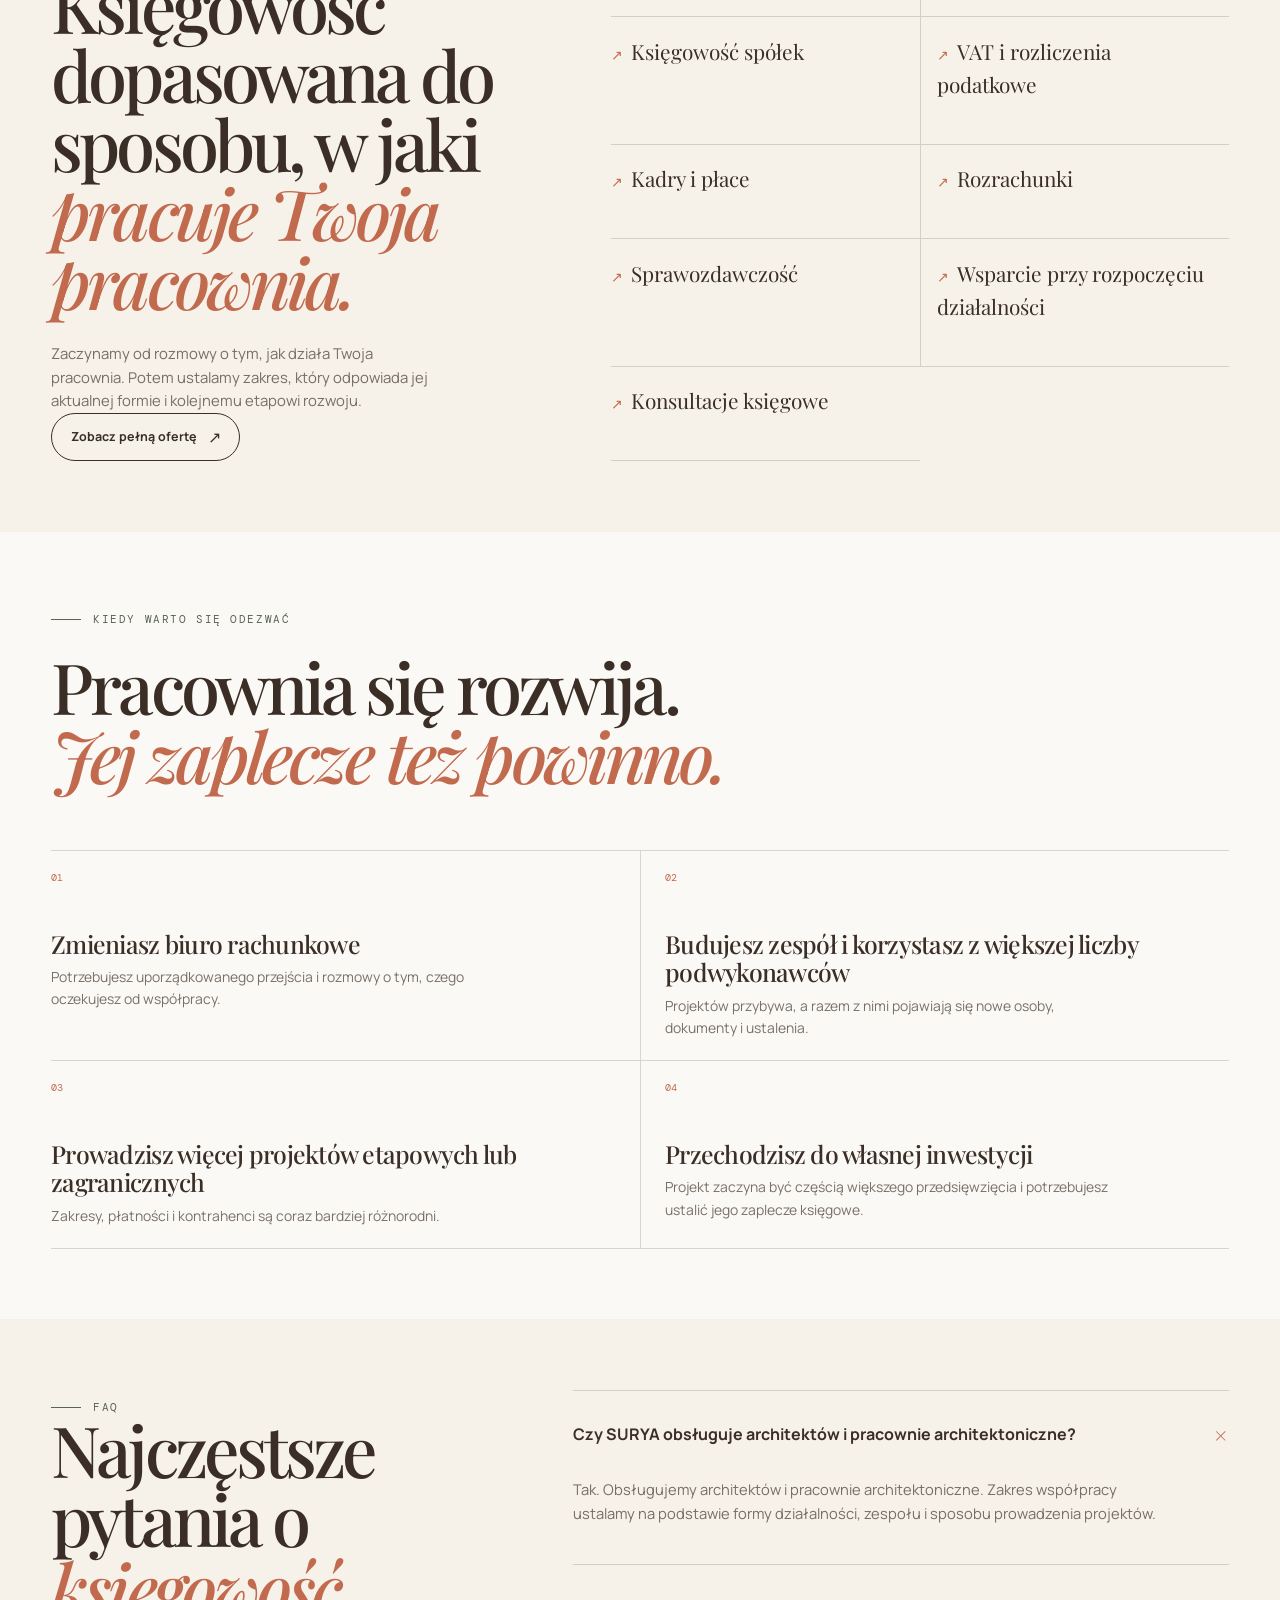
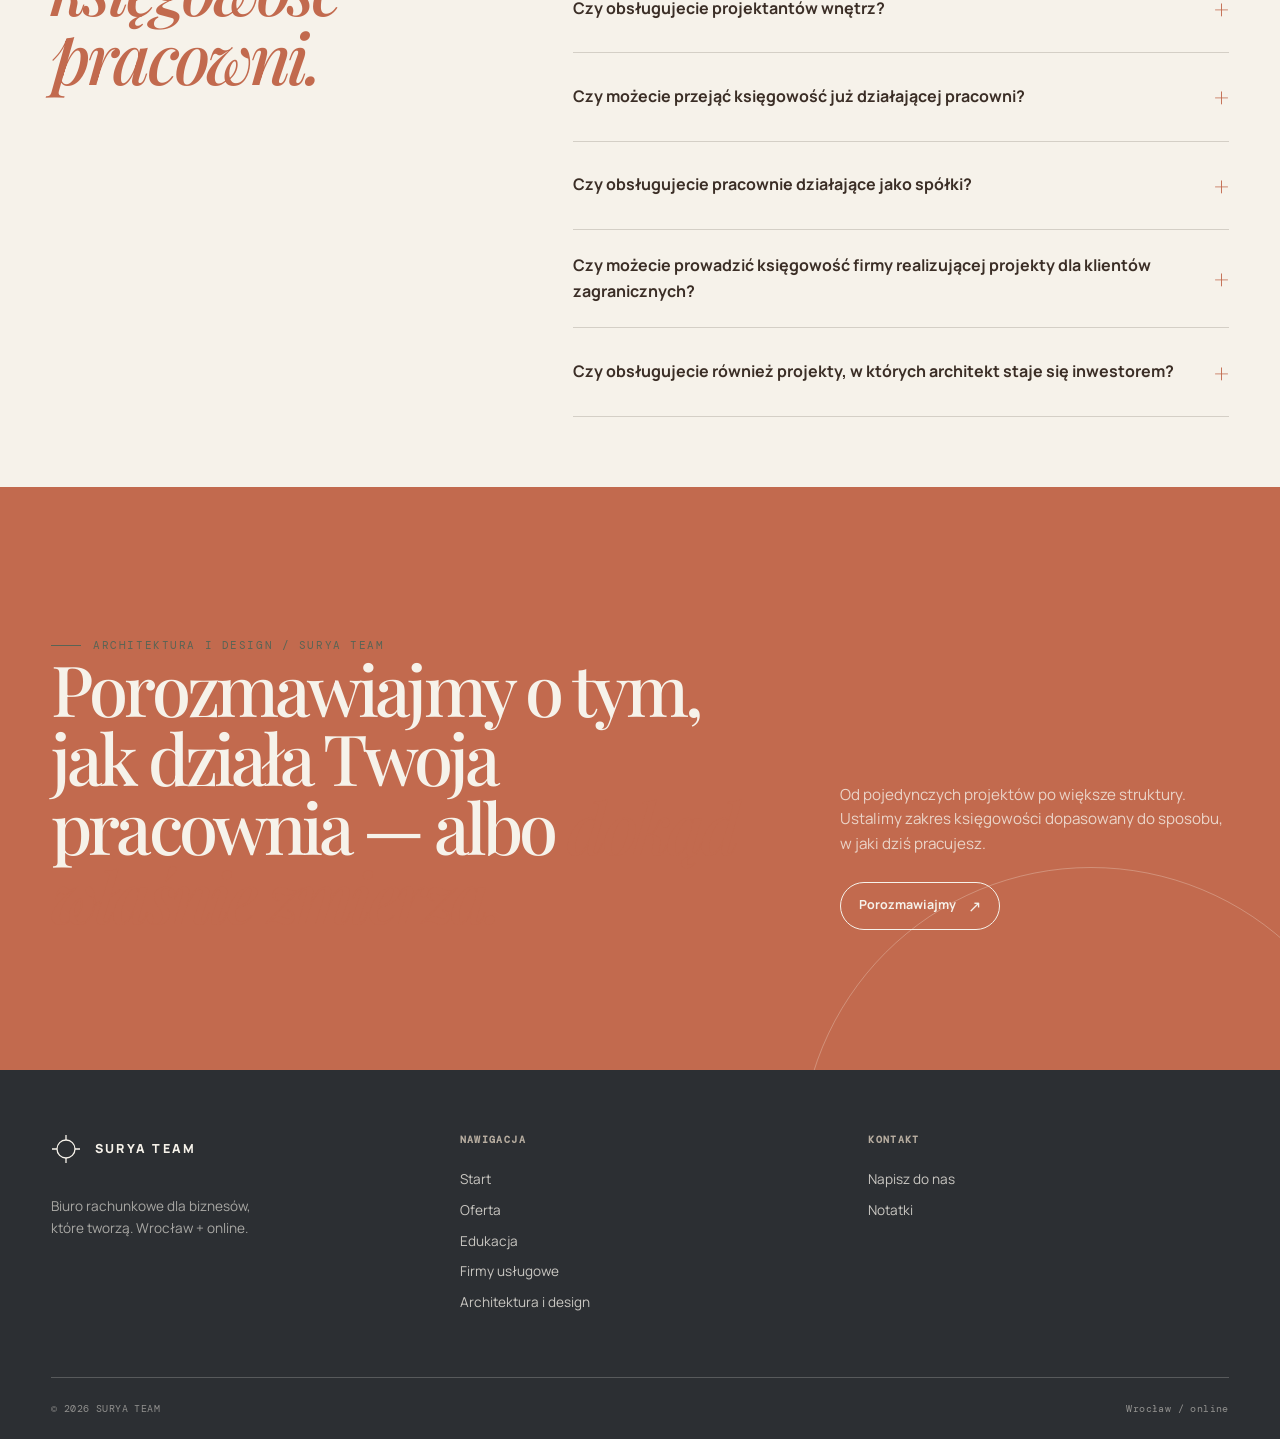
<file: architektura-design/index.html>
<!doctype html>
<html lang="pl">
<head>
  <meta charset="utf-8">
  <meta name="viewport" content="width=device-width, initial-scale=1">
  <title>Księgowość dla architektów i pracowni projektowych | SURYA TEAM</title>
  <meta name="description" content="Księgowość dla architektów, projektantów wnętrz i pracowni projektowych. Projekty etapowe, podwykonawcy, spółki i większe inwestycje. Wrocław + online.">
  <link rel="canonical" href="https://suryateam.pl/architektura-design/">
  <link rel="icon" href="/favicon.svg" type="image/svg+xml">
  <link rel="preconnect" href="https://fonts.googleapis.com">
  <link rel="preconnect" href="https://fonts.gstatic.com" crossorigin>
  <link href="https://fonts.googleapis.com/css2?family=DM+Mono:wght@400;500&family=Manrope:wght@400;500;600;700;800&family=Playfair+Display:ital,wght@0,500;0,600;1,500;1,600&display=swap" rel="stylesheet">
  <link rel="stylesheet" href="/assets/styles.css">
  <link rel="stylesheet" href="/assets/architecture.css">
  <meta property="og:type" content="website">
  <meta property="og:locale" content="pl_PL">
  <meta property="og:title" content="Księgowość dla architektów i pracowni projektowych | SURYA TEAM">
  <meta property="og:description" content="Księgowość dla architektów, projektantów wnętrz i pracowni projektowych. Projekty etapowe, podwykonawcy, spółki i większe inwestycje. Wrocław + online.">
  <meta property="og:url" content="https://suryateam.pl/architektura-design/">
  <meta property="og:image" content="https://suryateam.pl/assets/og-image.jpg">
  <script type="application/ld+json">
  {
    "@context":"https://schema.org",
    "@graph":[
      {
        "@type":"BreadcrumbList",
        "itemListElement":[
          {"@type":"ListItem","position":1,"name":"Strona główna","item":"https://suryateam.pl/"},
          {"@type":"ListItem","position":2,"name":"Architektura i design","item":"https://suryateam.pl/architektura-design/"}
        ]
      },
      {
        "@type":"Service",
        "name":"Księgowość dla architektów i pracowni projektowych",
        "serviceType":"Obsługa księgowa architektów, projektantów wnętrz i pracowni projektowych",
        "provider":{"@type":"AccountingService","name":"SURYA TEAM","url":"https://suryateam.pl/"},
        "areaServed":["Wrocław","Polska"],
        "url":"https://suryateam.pl/architektura-design/"
      },
      {
        "@type":"FAQPage",
        "mainEntity":[
          {"@type":"Question","name":"Czy SURYA obsługuje architektów i pracownie architektoniczne?","acceptedAnswer":{"@type":"Answer","text":"Tak. Obsługujemy architektów i pracownie architektoniczne. Zakres współpracy ustalamy na podstawie formy działalności, zespołu i sposobu prowadzenia projektów."}},
          {"@type":"Question","name":"Czy obsługujecie projektantów wnętrz?","acceptedAnswer":{"@type":"Answer","text":"Tak. Możemy prowadzić księgowość projektantów wnętrz oraz studiów, które łączą projekty, konsultacje, wizualizacje i nadzór."}},
          {"@type":"Question","name":"Czy możecie przejąć księgowość już działającej pracowni?","acceptedAnswer":{"@type":"Answer","text":"Tak. Możemy przejąć księgowość już działającej pracowni. Na początku ustalamy zakres, sposób przekazania dokumentacji i kolejne kroki."}},
          {"@type":"Question","name":"Czy obsługujecie pracownie działające jako spółki?","acceptedAnswer":{"@type":"Answer","text":"Tak. Prowadzimy również księgowość pracowni działających jako spółki, jeśli odpowiada to ustalonemu zakresowi współpracy."}},
          {"@type":"Question","name":"Czy możecie prowadzić księgowość firmy realizującej projekty dla klientów zagranicznych?","acceptedAnswer":{"@type":"Answer","text":"Tak, przy czym sposób rozliczeń zależy od konkretnego modelu i kontrahentów."}},
          {"@type":"Question","name":"Czy obsługujecie również projekty, w których architekt staje się inwestorem?","acceptedAnswer":{"@type":"Answer","text":"Tak. Możemy prowadzić księgowość podmiotów związanych z własnym projektem inwestycyjnym, w tym — zależnie od modelu — osobnej spółki inwestycyjnej lub operacyjnej. Zakres księgowości ustalamy na podstawie konkretnego przedsięwzięcia."}}
        ]
      }
    ]
  }
  </script>
</head>
<body>
  <header class="site-header">
    <div class="wrap header-inner">
      <a class="brand" href="/" aria-label="SURYA TEAM — strona główna">
        <svg class="brand-mark" viewBox="0 0 30 30" aria-hidden="true"><circle cx="15" cy="15" r="9" fill="none" stroke="currentColor" stroke-width="1.3"/><path d="M15 1v5M15 24v5M1 15h5M24 15h5" stroke="currentColor" stroke-width="1.3"/></svg>
        <span>SURYA TEAM</span>
      </a>
      <button class="nav-toggle" aria-label="Otwórz menu" aria-expanded="false"><span></span><span></span></button>
      <nav class="site-nav" aria-label="Główna nawigacja">
        <a href="/oferta/">Oferta</a>
        <a href="/edukacja/">Edukacja</a>
        <a href="/firmy-uslugowe/">Usługi</a>
        <a href="/architektura-design/" aria-current="page">Design</a>
        <a href="/blog/">Notatki</a>
        <a class="button" href="/kontakt/">Porozmawiajmy</a>
      </nav>
    </div>
  </header>

  <main class="architecture-page">
    <section class="page-hero">
      <div class="wrap">
        <span class="eyebrow">03 / Architektura i design</span>
        <h1>Księgowość dla pracowni, które <em>myślą przestrzenią.</em></h1>
        <p>Architekci, projektanci wnętrz i pracownie projektowe często prowadzą projekty etapami, współpracując przy tym z zespołem i podwykonawcami. Wrocław + online.</p>
      </div>
    </section>

    <section class="section architecture-models" id="modele-dzialalnosci">
      <div class="wrap">
        <div class="architecture-heading reveal">
          <div><span class="eyebrow">Dla kogo</span><h2>Projektowanie ma <em>wiele modeli działania.</em></h2></div>
          <p>Inaczej działa pracownia architektoniczna, inaczej studio wnętrz, a jeszcze inaczej projekt realizowany w kilku etapach.</p>
        </div>
        <div class="architecture-model-grid">
          <article class="architecture-model reveal"><span class="architecture-model-number">01</span><div><h3>Architekci i pracownie architektoniczne</h3><p>Pracownie prowadzące projekty od koncepcji przez dokumentację po współpracę przy realizacji.</p><ul class="architecture-model-list"><li>projekty etapowe</li><li>nadzór autorski</li><li>podwykonawcy</li></ul></div></article>
          <article class="architecture-model reveal"><span class="architecture-model-number">02</span><div><h3>Projektanci wnętrz</h3><p>Projekty, konsultacje, wizualizacje, koordynacja i kolejne zakresy prac dla klienta.</p><ul class="architecture-model-list"><li>koncepcje</li><li>wizualizacje</li><li>zmiany zakresu</li></ul></div></article>
          <article class="architecture-model reveal"><span class="architecture-model-number">03</span><div><h3>Studia projektowe i design</h3><p>Studia zajmujące się wzornictwem, projektowaniem produktu, 3D i innymi formami pracy projektowej.</p><ul class="architecture-model-list"><li>wzornictwo</li><li>produkt</li><li>3D</li><li>zespoły projektowe</li></ul></div></article>
          <article class="architecture-model reveal"><span class="architecture-model-number">04</span><div><h3>Projekty inwestycyjne</h3><p>Pracownie, które z czasem angażują się również w realizację własnego obiektu lub przedsięwzięcia. Ten model omawiamy szerzej dalej.</p></div></article>
        </div>
      </div>
    </section>

    <section class="section architecture-cycle" id="cykl-projektu">
      <div class="wrap architecture-cycle-grid">
        <div class="architecture-cycle-intro reveal"><span class="eyebrow">Cykl projektu</span><h2>Projekt nie zamyka się w <em>jednej fakturze.</em></h2><p>W pracowni dokumenty pojawiają się wraz z kolejnymi decyzjami, etapami i osobami zaangażowanymi w pracę. Księgowość powinna rozumieć ten rytm.</p></div>
        <ul class="architecture-cycle-list reveal" aria-label="Elementy cyklu projektu">
          <li class="architecture-cycle-item"><small>01</small>Zaliczka</li>
          <li class="architecture-cycle-item"><small>02</small>Etapy projektu</li>
          <li class="architecture-cycle-item"><small>03</small>Faktury częściowe</li>
          <li class="architecture-cycle-item"><small>04</small>Płatności etapowe</li>
          <li class="architecture-cycle-item"><small>05</small>Projekt w toku</li>
          <li class="architecture-cycle-item"><small>06</small>Zmiany zakresu</li>
          <li class="architecture-cycle-item"><small>07</small>Nadzór autorski</li>
          <li class="architecture-cycle-item"><small>08</small>Podwykonawcy</li>
          <li class="architecture-cycle-item"><small>09</small>Faktura końcowa</li>
          <li class="architecture-cycle-item"><small>10</small>Opóźnione płatności</li>
        </ul>
      </div>
    </section>

    <section class="section architecture-interiors" id="projektowanie-wnetrz">
      <div class="wrap architecture-interiors-grid">
        <div class="reveal"><span class="eyebrow">Projektowanie wnętrz</span><h2>Projekt może mieć więcej niż jeden etap — i więcej niż jedno <em>źródło przychodu.</em></h2><p class="architecture-interiors-copy">Współpraca z klientem często rozwija się w trakcie. Obok głównego projektu pojawiają się konsultacje, dodatkowe warianty, koordynacja i praca z wykonawcami.</p></div>
        <ul class="architecture-interiors-list reveal" aria-label="Zakres prac przy projektowaniu wnętrz">
          <li class="architecture-interiors-item"><small>01</small><div><h3>Projekt</h3><p>Główny zakres pracy nad przestrzenią, koncepcją i dokumentacją.</p></div></li>
          <li class="architecture-interiors-item"><small>02</small><div><h3>Konsultacje</h3><p>Spotkania, decyzje i wsparcie klienta poza podstawowym zakresem.</p></div></li>
          <li class="architecture-interiors-item"><small>03</small><div><h3>Wizualizacje</h3><p>Materiały, warianty i obrazy, które pomagają zobaczyć kierunek projektu.</p></div></li>
          <li class="architecture-interiors-item"><small>04</small><div><h3>Zmiany</h3><p>Kolejne wersje koncepcji, korekty i rozszerzenia ustaleń.</p></div></li>
          <li class="architecture-interiors-item"><small>05</small><div><h3>Nadzór</h3><p>Obecność przy realizacji i sprawdzanie zgodności prac z projektem.</p></div></li>
          <li class="architecture-interiors-item"><small>06</small><div><h3>Koordynacja</h3><p>Kontakt między klientem, projektantami, dostawcami i wykonawcami.</p></div></li>
          <li class="architecture-interiors-item"><small>07</small><div><h3>Wykonawcy</h3><p>Współpraca z osobami i firmami zaangażowanymi w realizację wnętrza.</p></div></li>
          <li class="architecture-interiors-item"><small>08</small><div><h3>Usługi dodatkowe</h3><p>Zakresy, które dołączają do projektu, kiedy rośnie potrzeba klienta.</p></div></li>
        </ul>
      </div>
    </section>

    <section class="section architecture-team" id="zespol-projektowy">
      <div class="wrap">
        <div class="reveal"><span class="eyebrow">Zespół projektowy</span><h2>Projekt rzadko tworzy <em>tylko jedna osoba.</em></h2><p class="architecture-team-copy">Pracownia może łączyć różne specjalizacje i formy współpracy. Warto, żeby księgowość widziała zespół, który stoi za projektem.</p></div>
        <ul class="architecture-team-list" aria-label="Osoby zaangażowane w projekt">
          <li class="architecture-team-item reveal"><small>01 / ZESPÓŁ</small><strong>Architekci</strong></li>
          <li class="architecture-team-item reveal"><small>02 / WSPARCIE</small><strong>Asystenci</strong></li>
          <li class="architecture-team-item reveal"><small>03 / WNĘTRZA</small><strong>Projektanci wnętrz</strong></li>
          <li class="architecture-team-item reveal"><small>04 / OBRAZ</small><strong>Wizualizatorzy</strong></li>
          <li class="architecture-team-item reveal"><small>05 / KONSTRUKCJA</small><strong>Konstruktorzy</strong></li>
          <li class="architecture-team-item reveal"><small>06 / BRANŻE</small><strong>Projektanci branżowi</strong></li>
          <li class="architecture-team-item reveal"><small>07 / FREELANCE</small><strong>Freelancerzy</strong></li>
          <li class="architecture-team-item reveal"><small>08 / REALIZACJA</small><strong>Podwykonawcy</strong></li>
        </ul>
        <p class="architecture-team-copy reveal">W zespole mogą pojawić się pracownicy, umowy, współpraca B2B i podwykonawcy. Każdy model wymaga uporządkowanego obiegu dokumentów.</p>
      </div>
    </section>

    <section class="section architecture-tools" id="zaplecze-pracowni">
      <div class="wrap architecture-tools-grid">
        <div class="reveal"><span class="eyebrow">Zaplecze pracowni</span><h2>Projektowanie ma też swoje <em>zaplecze.</em></h2><p class="architecture-tools-copy">Pracownia potrzebuje narzędzi, sprzętu i przestrzeni do pracy. To zaplecze jest częścią codziennego modelu działalności.</p></div>
        <ul class="architecture-tools-list reveal" aria-label="Zaplecze pracowni projektowej">
          <li class="architecture-tools-item"><small>01</small>Sprzęt i wyposażenie</li>
          <li class="architecture-tools-item"><small>02</small>Monitory i urządzenia</li>
          <li class="architecture-tools-item"><small>03</small>Licencje</li>
          <li class="architecture-tools-item"><small>04</small>Chmura i przechowywanie</li>
          <li class="architecture-tools-item"><small>05</small>Biblioteki i materiały</li>
          <li class="architecture-tools-item"><small>06</small>Renderowanie</li>
          <li class="architecture-tools-item"><small>07</small>Oprogramowanie projektowe</li>
          <li class="architecture-tools-item"><small>08</small>AutoCAD, Archicad, Revit, SketchUp, Adobe</li>
        </ul>
      </div>
    </section>

    <section class="section architecture-foreign" id="klient-zagraniczny">
      <div class="wrap">
        <div class="reveal"><span class="eyebrow">Klient zagraniczny</span><h2>Projekt może powstawać we Wrocławiu, a klient być <em>gdzie indziej.</em></h2><p class="architecture-foreign-copy">Pracownie współpracują z klientami z Polski, Unii Europejskiej i spoza UE. Przy takim modelu znaczenie mają waluty, kontrahenci, dokumentacja i sposób organizacji projektu.</p></div>
        <ul class="architecture-foreign-list" aria-label="Kierunki współpracy pracowni">
          <li class="architecture-foreign-item reveal"><small>01 / POLSKA</small><strong>Klient lokalny</strong><p>Projekty prowadzone we Wrocławiu i w innych częściach kraju.</p></li>
          <li class="architecture-foreign-item reveal"><small>02 / UE</small><strong>Współpraca europejska</strong><p>Praca dla klientów i partnerów z państw Unii Europejskiej.</p></li>
          <li class="architecture-foreign-item reveal"><small>03 / POZA UE</small><strong>Inny rynek</strong><p>Waluty, zagraniczni wykonawcy i dokumentacja wymagająca dodatkowego porządku.</p></li>
        </ul>
      </div>
    </section>

    <section class="section architecture-investment" id="od-projektu-do-inwestycji">
      <div class="wrap architecture-investment-grid">
        <div class="architecture-investment-intro reveal"><span class="eyebrow">Od projektu do inwestycji</span><h2>Kiedy projekt staje się <em>inwestycją.</em></h2><p>Czasem rola pracowni nie kończy się na przygotowaniu projektu. Architekt lub właściciele pracowni mogą wejść również w realizację własnego przedsięwzięcia, utworzyć odrębny podmiot inwestycyjny, sprzedawać lokale lub pozostać przy gotowym obiekcie w roli właściciela albo operatora.</p><p class="architecture-investment-note">Przy większych przedsięwzięciach obok pracowni mogą funkcjonować osobno spółka inwestycyjna i podmiot operacyjny. Wtedy pojawiają się również rozliczenia pomiędzy poszczególnymi podmiotami.</p></div>
        <ol class="architecture-investment-steps reveal" aria-label="Etapy przejścia od projektu do inwestycji">
          <li class="architecture-investment-step"><small>01</small><div><h3>Projekt</h3><p>Powstaje koncepcja, dokumentacja i kierunek przedsięwzięcia.</p></div></li>
          <li class="architecture-investment-step"><small>02</small><div><h3>Spółka / inwestycja</h3><p>W niektórych przedsięwzięciach powstaje osobna spółka inwestycyjna lub spółka celowa, która oddziela konkretny projekt od pozostałej działalności.</p></div></li>
          <li class="architecture-investment-step"><small>03</small><div><h3>Realizacja</h3><p>Projekt przechodzi w etap prac, wykonawców, dostaw i kosztów realizacji.</p></div></li>
          <li class="architecture-investment-step"><small>04</small><div><h3>Sprzedaż</h3><p>Lokale lub inne części inwestycji mogą być sprzedawane nabywcom albo inwestorom zgodnie z przyjętym modelem przedsięwzięcia.</p></div></li>
          <li class="architecture-investment-step"><small>05</small><div><h3>Operacja</h3><p>Po zakończeniu inwestycji osobny podmiot może zarządzać gotowym obiektem lub prowadzić związaną z nim działalność operacyjną.</p></div></li>
        </ol>
      </div>
    </section>

    <section class="section architecture-scope-creep" id="zmiany-projektu">
      <div class="wrap architecture-scope-creep-grid">
        <div class="reveal"><span class="eyebrow">Zmiany projektu</span><h2>Projekt rośnie. <em>Zakres prac też.</em></h2></div>
        <p class="reveal">Zmiana koncepcji, kolejny wariant, dodatkowa wizualizacja, konsultacja albo rozszerzenie dokumentacji to naturalne elementy pracy projektowej. Dobrze, kiedy dodatkowy zakres jest nazwany, udokumentowany i widoczny w rozliczeniu z klientem.</p>
      </div>
    </section>

    <section class="section architecture-summary" id="specyfika-pracowni">
      <div class="wrap">
        <div class="reveal"><span class="eyebrow">Specyfika pracowni</span><h2>Pracownia ma <em>własny rytm finansowy.</em></h2></div>
        <ul class="architecture-summary-list" aria-label="Elementy specyfiki pracowni">
          <li class="architecture-summary-item reveal"><small>01</small>Długie projekty</li>
          <li class="architecture-summary-item reveal"><small>02</small>Zaliczki</li>
          <li class="architecture-summary-item reveal"><small>03</small>Płatności etapowe</li>
          <li class="architecture-summary-item reveal"><small>04</small>Podwykonawcy</li>
          <li class="architecture-summary-item reveal"><small>05</small>Licencje i sprzęt</li>
          <li class="architecture-summary-item reveal"><small>06</small>Koszty realizacji</li>
          <li class="architecture-summary-item reveal"><small>07</small>Klienci zagraniczni</li>
          <li class="architecture-summary-item reveal"><small>08</small>Większe inwestycje</li>
        </ul>
      </div>
    </section>

    <section class="section architecture-scope" id="zakres-obslugi">
      <div class="wrap architecture-scope-grid">
        <div class="reveal"><span class="eyebrow">Zakres obsługi</span><h2>Księgowość dopasowana do sposobu, w jaki <em>pracuje Twoja pracownia.</em></h2><p class="architecture-scope-copy">Zaczynamy od rozmowy o tym, jak działa Twoja pracownia. Potem ustalamy zakres, który odpowiada jej aktualnej formie i kolejnemu etapowi rozwoju.</p><a class="button" href="/oferta/">Zobacz pełną ofertę</a></div>
        <ul class="architecture-scope-list reveal" aria-label="Zakres obsługi księgowej">
          <li class="architecture-scope-item">Księgowość JDG</li>
          <li class="architecture-scope-item">Pełna księgowość</li>
          <li class="architecture-scope-item">Księgowość spółek</li>
          <li class="architecture-scope-item">VAT i rozliczenia podatkowe</li>
          <li class="architecture-scope-item">Kadry i płace</li>
          <li class="architecture-scope-item">Rozrachunki</li>
          <li class="architecture-scope-item">Sprawozdawczość</li>
          <li class="architecture-scope-item">Wsparcie przy rozpoczęciu działalności</li>
          <li class="architecture-scope-item">Konsultacje księgowe</li>
        </ul>
      </div>
    </section>

    <section class="section architecture-moments" id="kiedy-porozmawiac">
      <div class="wrap">
        <div class="reveal"><span class="eyebrow">Kiedy warto się odezwać</span><h2>Pracownia się rozwija. <em>Jej zaplecze też powinno.</em></h2></div>
        <div class="architecture-moments-grid">
          <article class="architecture-moment reveal"><small>01</small><h3>Zmieniasz biuro rachunkowe</h3><p>Potrzebujesz uporządkowanego przejścia i rozmowy o tym, czego oczekujesz od współpracy.</p></article>
          <article class="architecture-moment reveal"><small>02</small><h3>Budujesz zespół i korzystasz z większej liczby podwykonawców</h3><p>Projektów przybywa, a razem z nimi pojawiają się nowe osoby, dokumenty i ustalenia.</p></article>
          <article class="architecture-moment reveal"><small>03</small><h3>Prowadzisz więcej projektów etapowych lub zagranicznych</h3><p>Zakresy, płatności i kontrahenci są coraz bardziej różnorodni.</p></article>
          <article class="architecture-moment reveal"><small>04</small><h3>Przechodzisz do własnej inwestycji</h3><p>Projekt zaczyna być częścią większego przedsięwzięcia i potrzebujesz ustalić jego zaplecze księgowe.</p></article>
        </div>
      </div>
    </section>

    <section class="section faq architecture-faq" id="faq">
      <div class="wrap faq-grid">
        <div class="reveal"><span class="eyebrow">FAQ</span><h2>Najczęstsze pytania o <em>księgowość pracowni.</em></h2></div>
        <div class="faq-list reveal">
          <div class="faq-item is-open"><button class="faq-question" aria-expanded="true">Czy SURYA obsługuje architektów i pracownie architektoniczne?</button><div class="faq-answer"><div><p>Tak. Obsługujemy architektów i pracownie architektoniczne. Zakres współpracy ustalamy na podstawie formy działalności, zespołu i sposobu prowadzenia projektów.</p></div></div></div>
          <div class="faq-item"><button class="faq-question" aria-expanded="false">Czy obsługujecie projektantów wnętrz?</button><div class="faq-answer"><div><p>Tak. Możemy prowadzić księgowość projektantów wnętrz oraz studiów, które łączą projekty, konsultacje, wizualizacje i nadzór.</p></div></div></div>
          <div class="faq-item"><button class="faq-question" aria-expanded="false">Czy możecie przejąć księgowość już działającej pracowni?</button><div class="faq-answer"><div><p>Tak. Możemy przejąć księgowość już działającej pracowni. Na początku ustalamy zakres, sposób przekazania dokumentacji i kolejne kroki.</p></div></div></div>
          <div class="faq-item"><button class="faq-question" aria-expanded="false">Czy obsługujecie pracownie działające jako spółki?</button><div class="faq-answer"><div><p>Tak. Prowadzimy również księgowość pracowni działających jako spółki, jeśli odpowiada to ustalonemu zakresowi współpracy.</p></div></div></div>
          <div class="faq-item"><button class="faq-question" aria-expanded="false">Czy możecie prowadzić księgowość firmy realizującej projekty dla klientów zagranicznych?</button><div class="faq-answer"><div><p>Tak, przy czym sposób rozliczeń zależy od konkretnego modelu i kontrahentów.</p></div></div></div>
          <div class="faq-item"><button class="faq-question" aria-expanded="false">Czy obsługujecie również projekty, w których architekt staje się inwestorem?</button><div class="faq-answer"><div><p>Tak. Możemy prowadzić księgowość podmiotów związanych z własnym projektem inwestycyjnym, w tym — zależnie od modelu — osobnej spółki inwestycyjnej lub operacyjnej. Zakres księgowości ustalamy na podstawie konkretnego przedsięwzięcia.</p></div></div></div>
        </div>
      </div>
    </section>

    <section class="section cta architecture-final-cta">
      <div class="wrap cta-inner reveal"><div><span class="eyebrow">Architektura i design / SURYA TEAM</span><h2>Porozmawiajmy o tym, jak działa Twoja pracownia — albo <em>dokąd właśnie zmierza.</em></h2></div><div><p>Od pojedynczych projektów po większe struktury. Ustalimy zakres księgowości dopasowany do sposobu, w jaki dziś pracujesz.</p><a class="button button--light" href="/kontakt/">Porozmawiajmy</a></div></div>
    </section>
  </main>

  <footer class="site-footer">
    <div class="wrap footer-top">
      <div class="footer-brand"><a class="brand" href="/" aria-label="SURYA TEAM — strona główna"><svg class="brand-mark" viewBox="0 0 30 30" aria-hidden="true"><circle cx="15" cy="15" r="9" fill="none" stroke="currentColor" stroke-width="1.3"/><path d="M15 1v5M15 24v5M1 15h5M24 15h5" stroke="currentColor" stroke-width="1.3"/></svg><span>SURYA TEAM</span></a><p>Biuro rachunkowe dla biznesów, które tworzą. Wrocław + online.</p></div>
      <div class="footer-col"><h3>Nawigacja</h3><a href="/">Start</a><a href="/oferta/">Oferta</a><a href="/edukacja/">Edukacja</a><a href="/firmy-uslugowe/">Firmy usługowe</a><a href="/architektura-design/">Architektura i design</a></div>
      <div class="footer-col"><h3>Kontakt</h3><a href="/kontakt/">Napisz do nas</a><a href="/blog/">Notatki</a></div>
    </div>
    <div class="wrap footer-bottom"><span>© 2026 SURYA TEAM</span><span>Wrocław / online</span></div>
  </footer>
  <script src="/assets/main.js" defer></script>
</body>
</html>
</file>
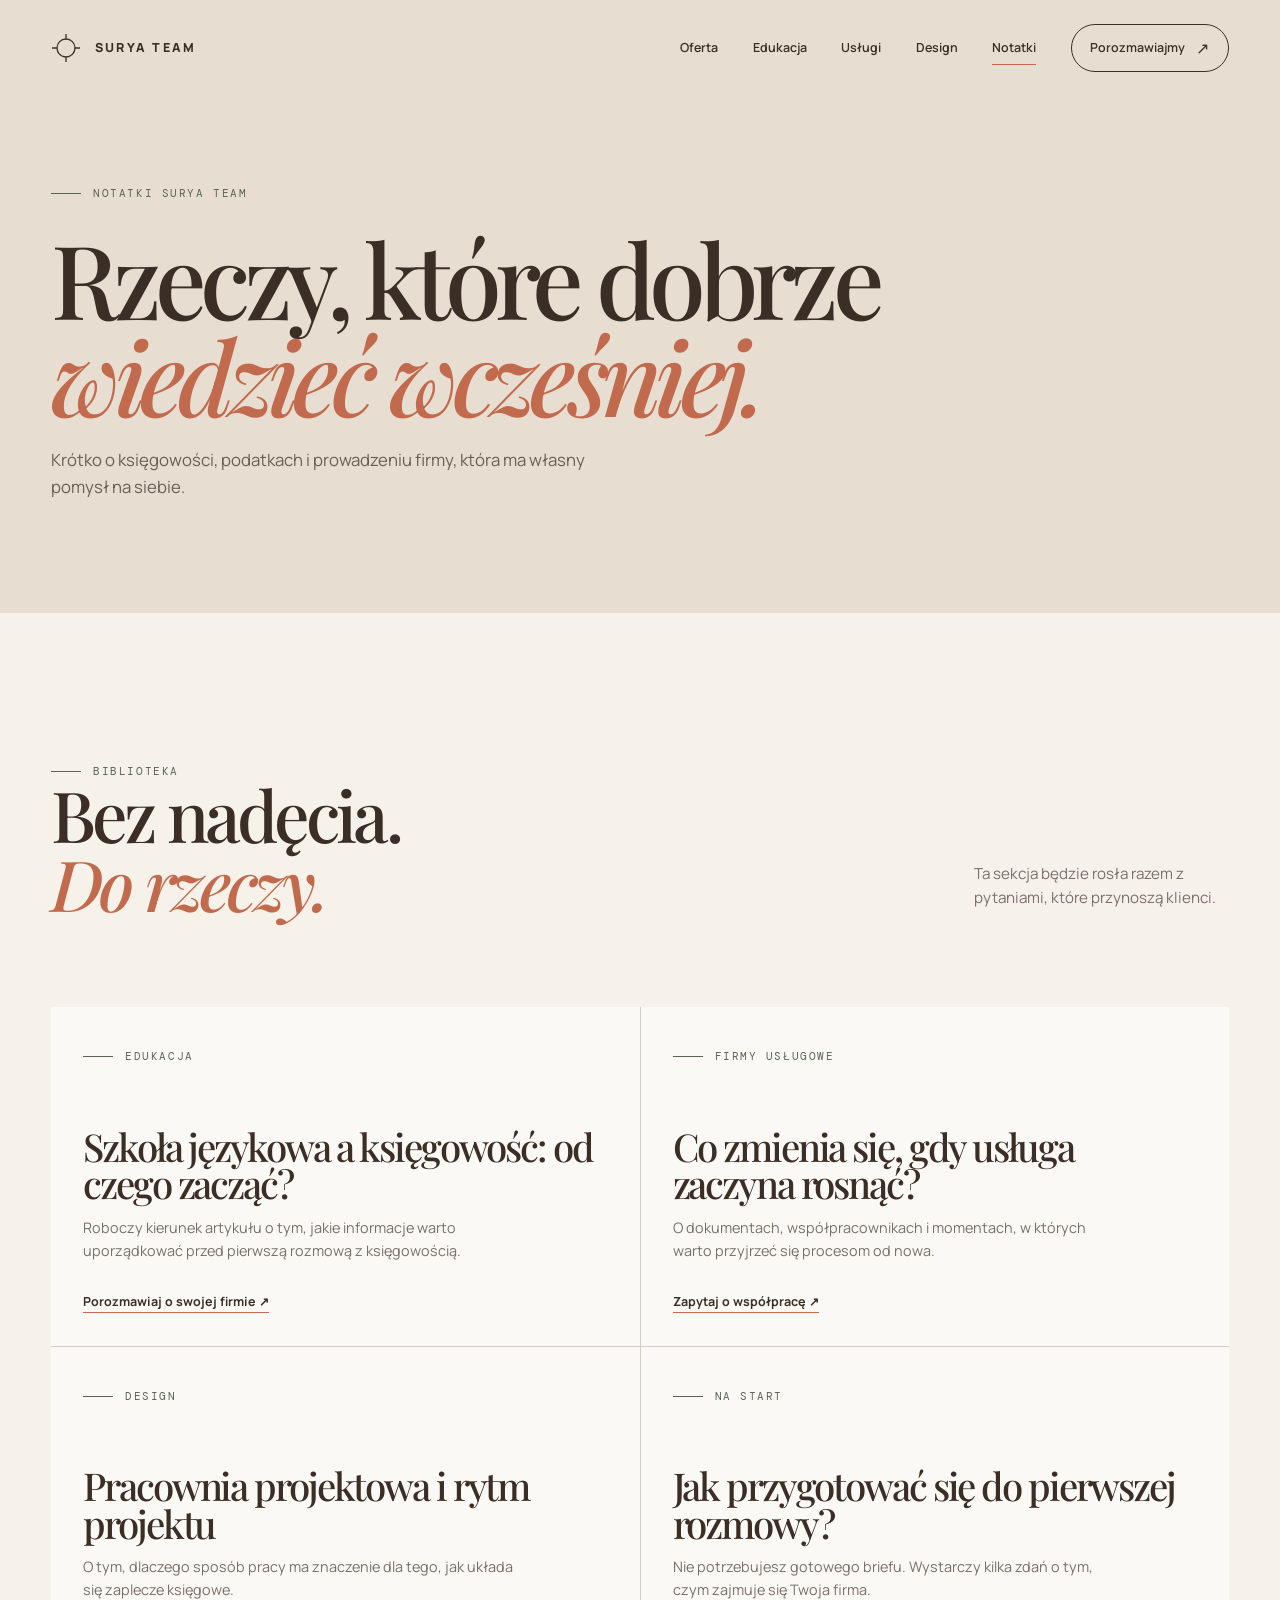
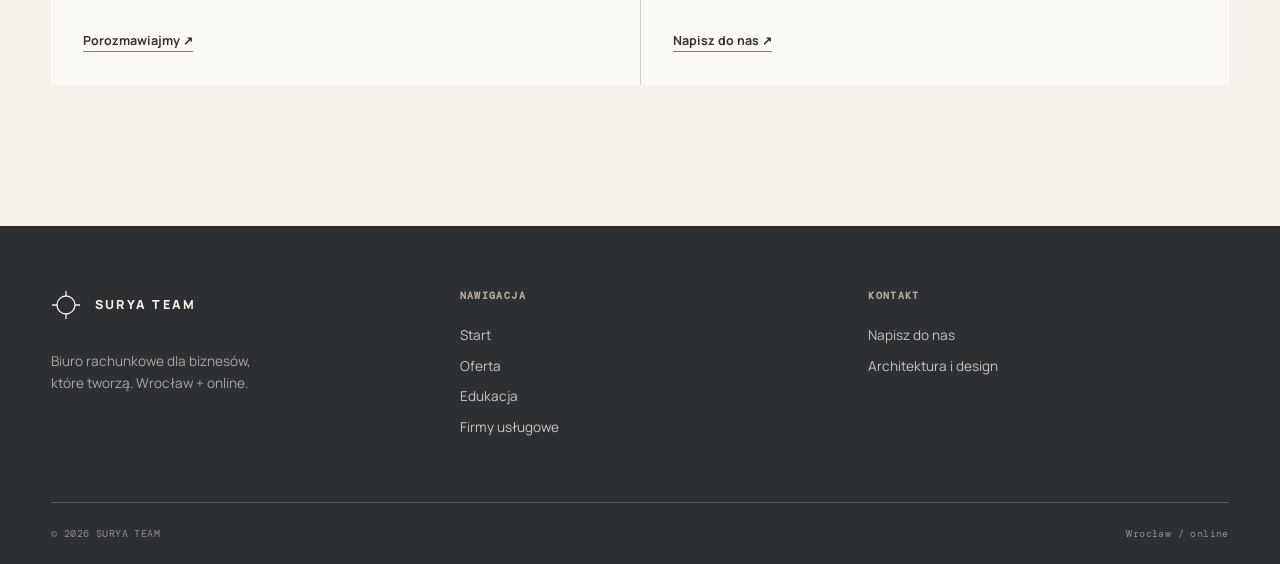
<file: blog/index.html>
<!doctype html>
<html lang="pl">
<head><meta charset="utf-8"><meta name="viewport" content="width=device-width, initial-scale=1"><title>Notatki — SURYA TEAM</title><meta name="description" content="Notatki SURYA TEAM o księgowości, podatkach i prowadzeniu biznesu w branży edukacyjnej, usługowej oraz kreatywnej."><link rel="canonical" href="https://suryateam.pl/blog/"><link rel="icon" href="/favicon.svg" type="image/svg+xml"><link rel="preconnect" href="https://fonts.googleapis.com"><link rel="preconnect" href="https://fonts.gstatic.com" crossorigin><link href="https://fonts.googleapis.com/css2?family=DM+Mono:wght@400;500&family=Manrope:wght@400;500;600;700;800&family=Playfair+Display:ital,wght@0,500;0,600;1,500;1,600&display=swap" rel="stylesheet"><link rel="stylesheet" href="/assets/styles.css"></head>
<body><header class="site-header"><div class="wrap header-inner"><a class="brand" href="/"><svg class="brand-mark" viewBox="0 0 30 30" aria-hidden="true"><circle cx="15" cy="15" r="9" fill="none" stroke="currentColor" stroke-width="1.3"/><path d="M15 1v5M15 24v5M1 15h5M24 15h5" stroke="currentColor" stroke-width="1.3"/></svg><span>SURYA TEAM</span></a><button class="nav-toggle" aria-label="Otwórz menu" aria-expanded="false"><span></span><span></span></button><nav class="site-nav" aria-label="Główna nawigacja"><a href="/oferta/">Oferta</a><a href="/edukacja/">Edukacja</a><a href="/firmy-uslugowe/">Usługi</a><a href="/architektura-design/">Design</a><a href="/blog/" aria-current="page">Notatki</a><a class="button" href="/kontakt/">Porozmawiajmy</a></nav></div></header>
<main><section class="page-hero"><div class="wrap"><span class="eyebrow">Notatki SURYA TEAM</span><h1>Rzeczy, które dobrze <em>wiedzieć wcześniej.</em></h1><p>Krótko o księgowości, podatkach i prowadzeniu firmy, która ma własny pomysł na siebie.</p></div></section><section class="section page-content"><div class="wrap"><div class="section-heading reveal"><div><span class="eyebrow">Biblioteka</span><h2>Bez nadęcia.<br><em>Do rzeczy.</em></h2></div><p>Ta sekcja będzie rosła razem z pytaniami, które przynoszą klienci.</p></div><div class="blog-list reveal"><article class="article-card"><span class="eyebrow">Edukacja</span><h2>Szkoła językowa a księgowość: od czego zacząć?</h2><p>Roboczy kierunek artykułu o tym, jakie informacje warto uporządkować przed pierwszą rozmową z księgowością.</p><a href="/kontakt/">Porozmawiaj o swojej firmie ↗</a></article><article class="article-card"><span class="eyebrow">Firmy usługowe</span><h2>Co zmienia się, gdy usługa zaczyna rosnąć?</h2><p>O dokumentach, współpracownikach i momentach, w których warto przyjrzeć się procesom od nowa.</p><a href="/kontakt/">Zapytaj o współpracę ↗</a></article><article class="article-card"><span class="eyebrow">Design</span><h2>Pracownia projektowa i rytm projektu</h2><p>O tym, dlaczego sposób pracy ma znaczenie dla tego, jak układa się zaplecze księgowe.</p><a href="/kontakt/">Porozmawiajmy ↗</a></article><article class="article-card"><span class="eyebrow">Na start</span><h2>Jak przygotować się do pierwszej rozmowy?</h2><p>Nie potrzebujesz gotowego briefu. Wystarczy kilka zdań o tym, czym zajmuje się Twoja firma.</p><a href="/kontakt/">Napisz do nas ↗</a></article></div></div></section></main>
<footer class="site-footer"><div class="wrap footer-top"><div class="footer-brand"><a class="brand" href="/"><svg class="brand-mark" viewBox="0 0 30 30" aria-hidden="true"><circle cx="15" cy="15" r="9" fill="none" stroke="currentColor" stroke-width="1.3"/><path d="M15 1v5M15 24v5M1 15h5M24 15h5" stroke="currentColor" stroke-width="1.3"/></svg><span>SURYA TEAM</span></a><p>Biuro rachunkowe dla biznesów, które tworzą. Wrocław + online.</p></div><div class="footer-col"><h3>Nawigacja</h3><a href="/">Start</a><a href="/oferta/">Oferta</a><a href="/edukacja/">Edukacja</a><a href="/firmy-uslugowe/">Firmy usługowe</a></div><div class="footer-col"><h3>Kontakt</h3><a href="/kontakt/">Napisz do nas</a><a href="/architektura-design/">Architektura i design</a></div></div><div class="wrap footer-bottom"><span>© 2026 SURYA TEAM</span><span>Wrocław / online</span></div></footer><script src="/assets/main.js" defer></script></body></html>
</file>
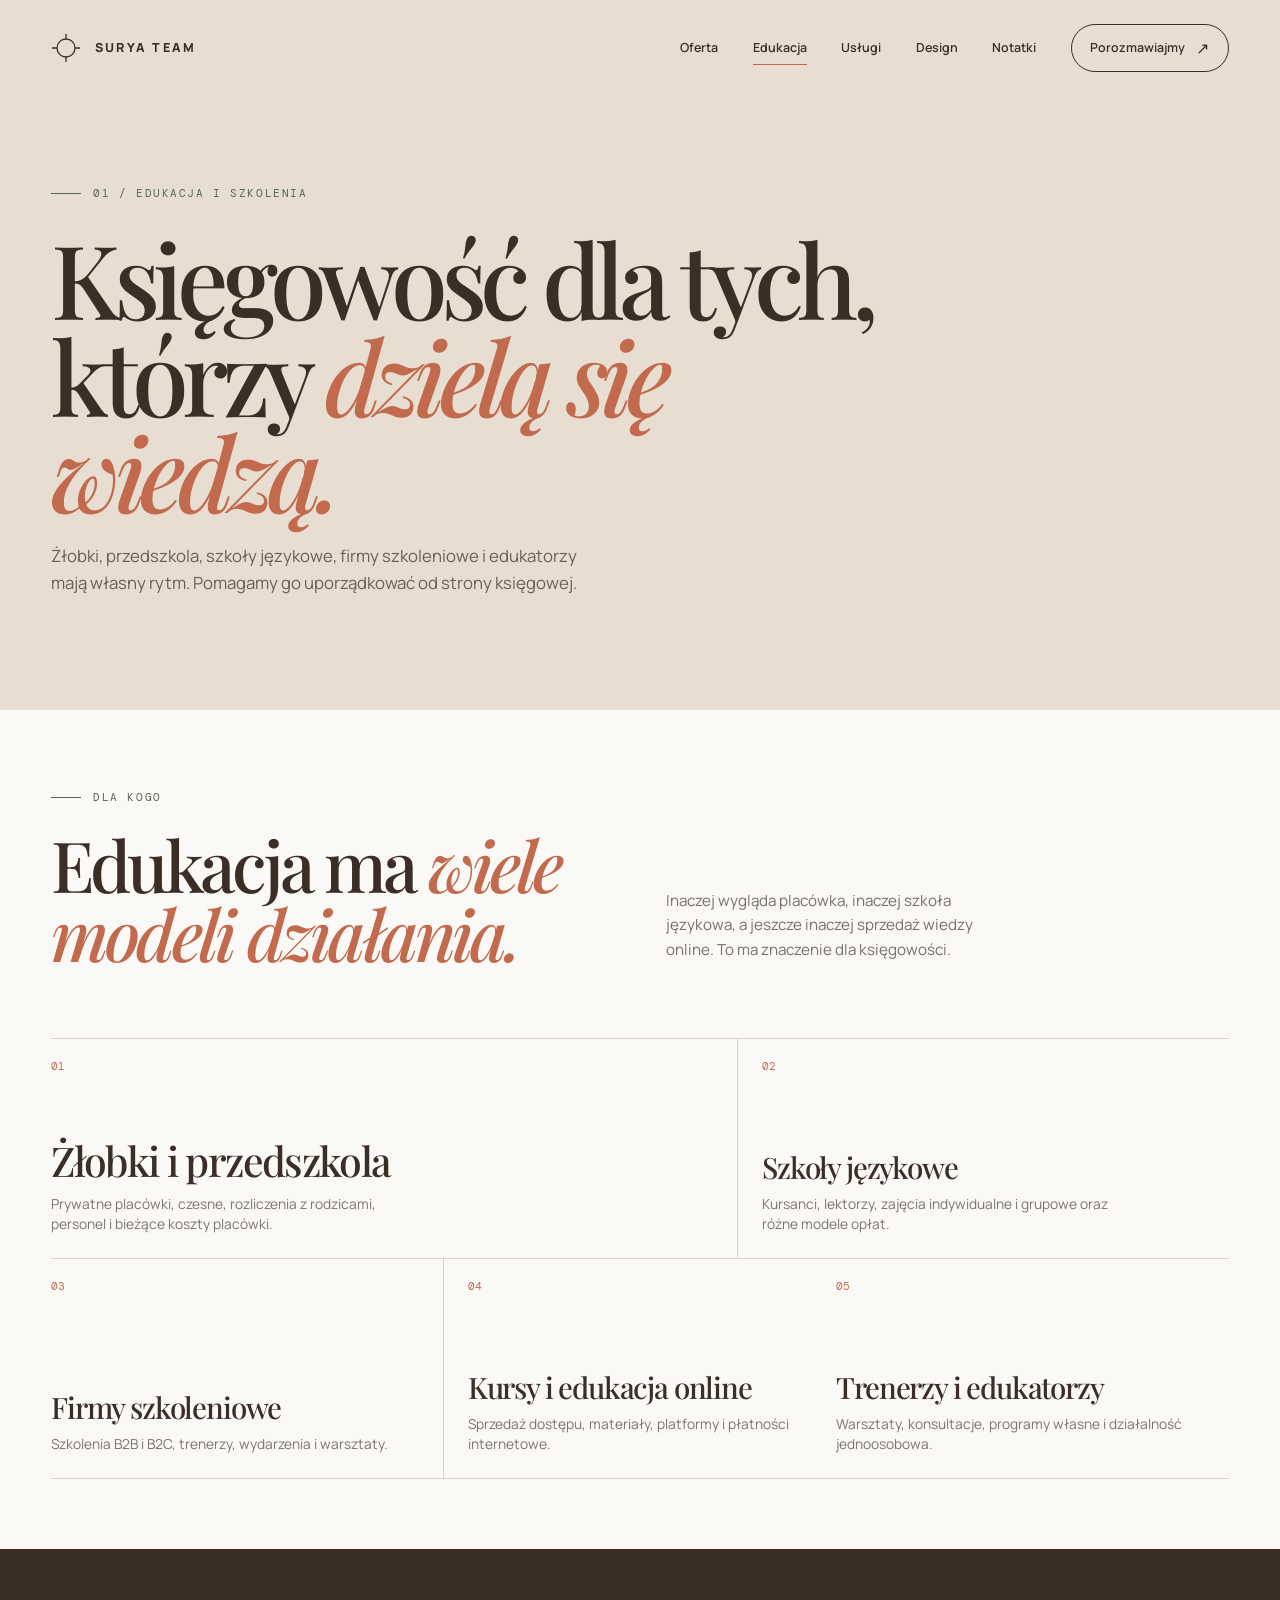
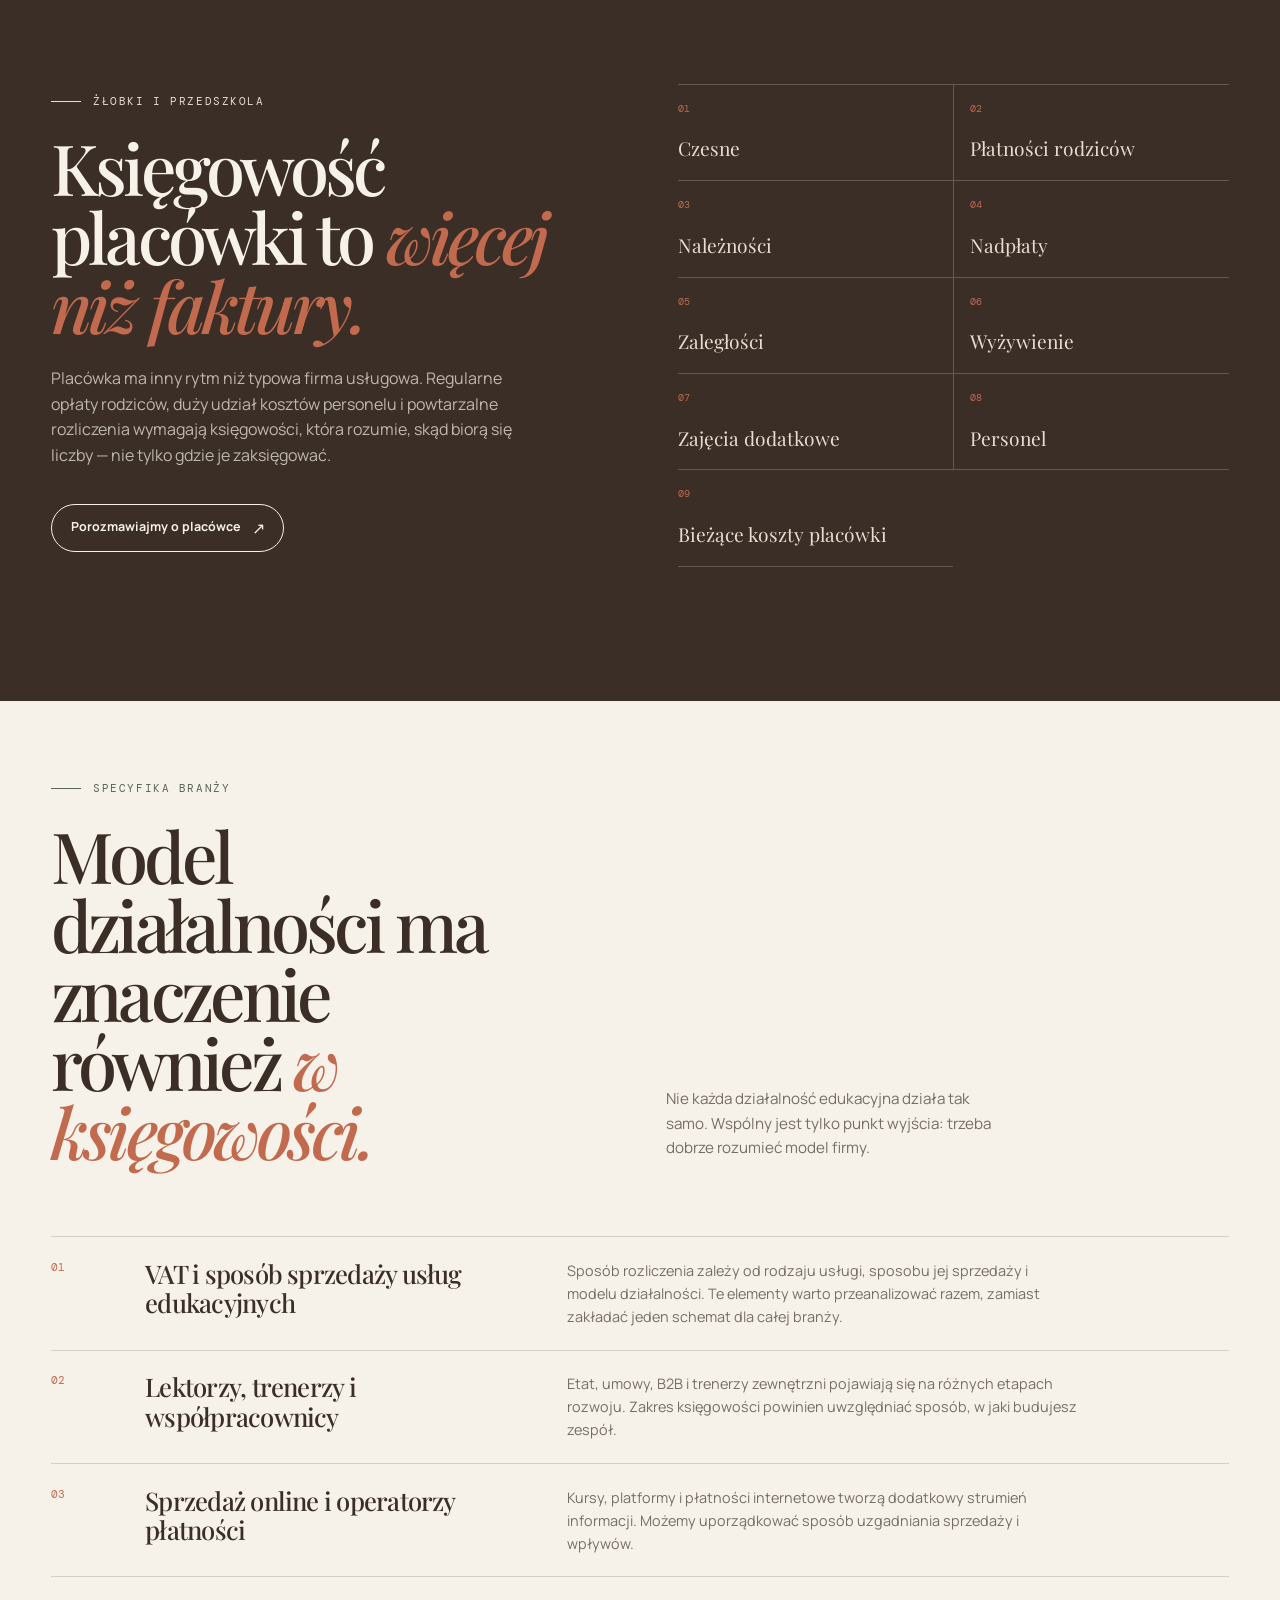
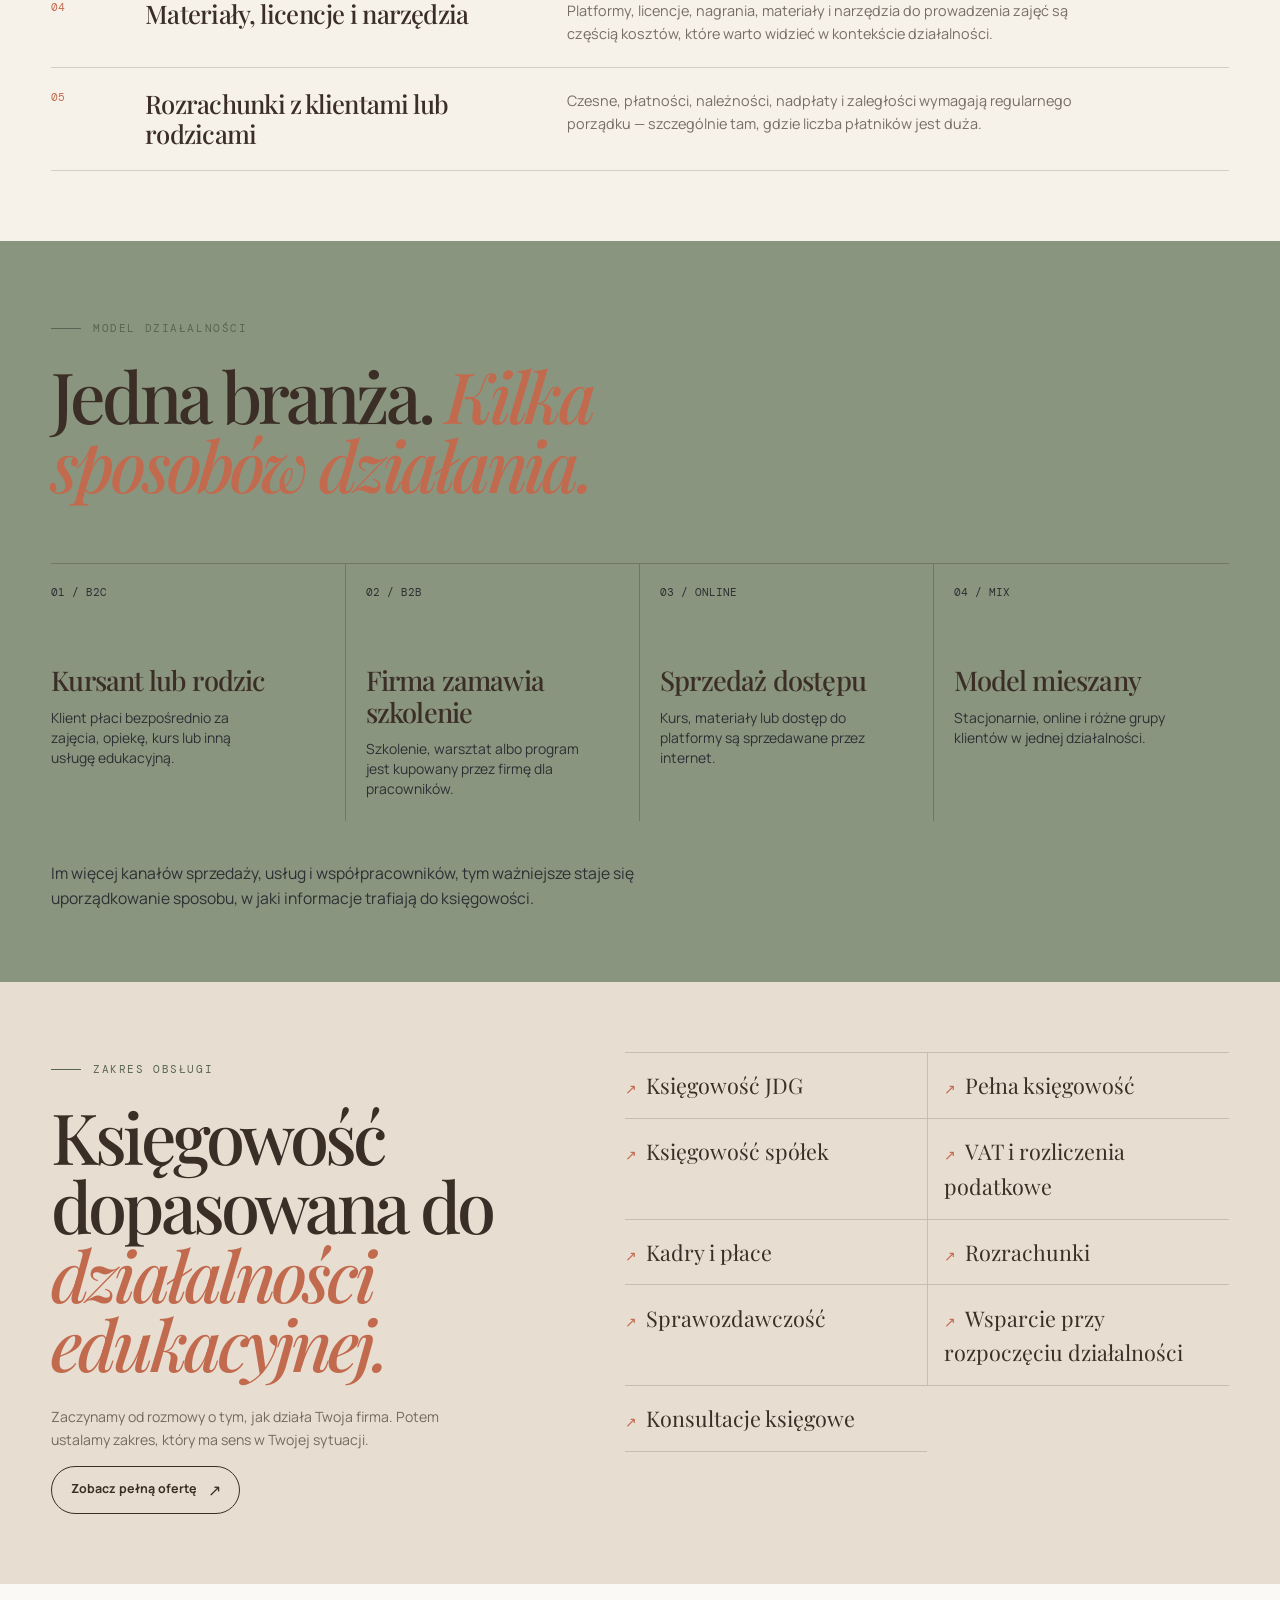
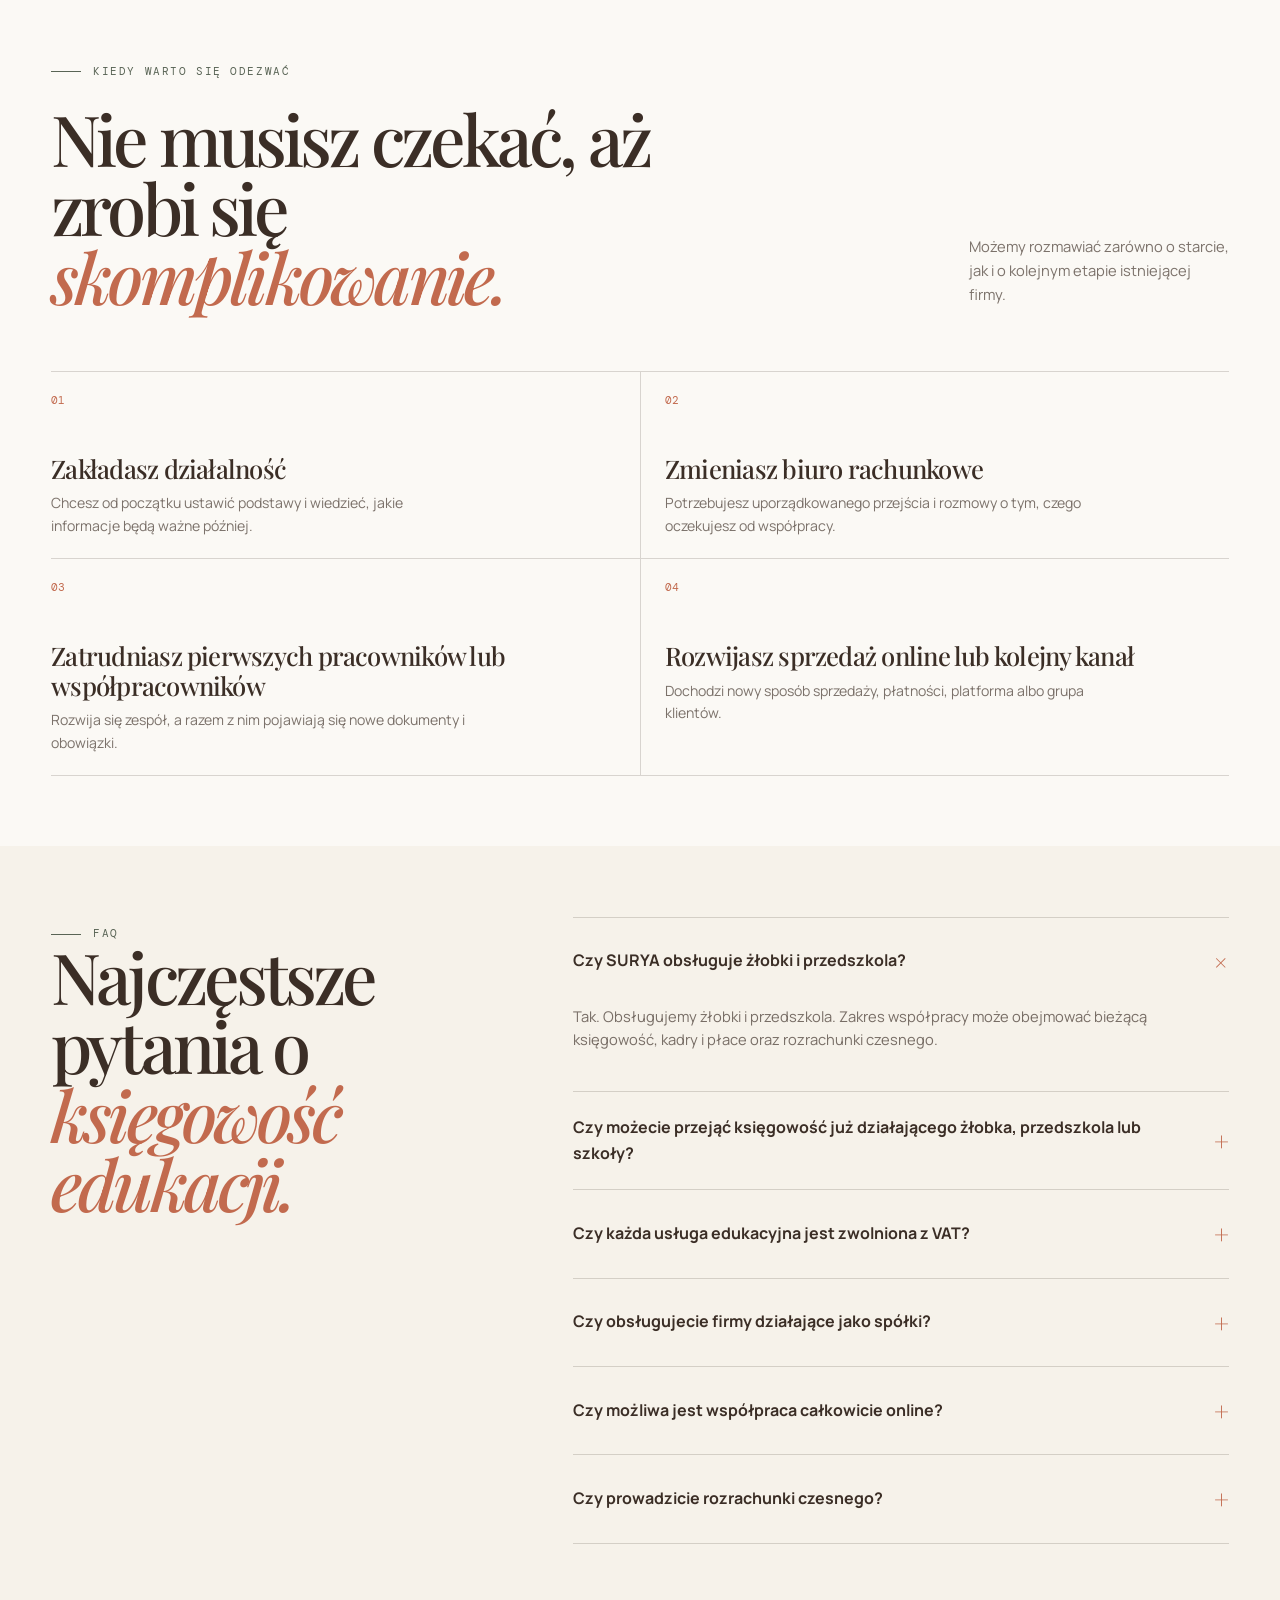
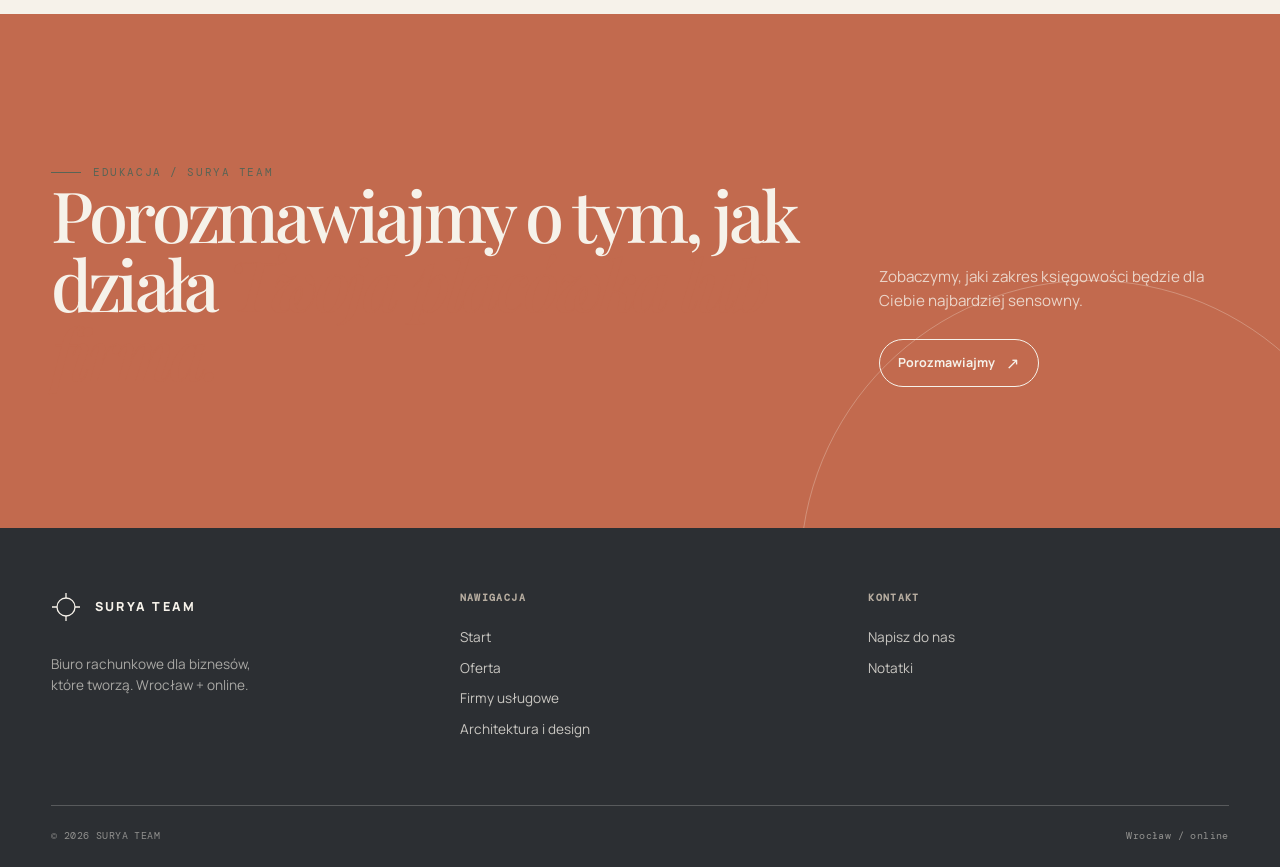
<file: edukacja/index.html>
<!doctype html>
<html lang="pl">
<head>
  <meta charset="utf-8">
  <meta name="viewport" content="width=device-width, initial-scale=1">
  <title>Księgowość dla żłobków, przedszkoli i edukacji | SURYA TEAM</title>
  <meta name="description" content="Księgowość dla żłobków i przedszkoli, szkół językowych, firm szkoleniowych, kursów online oraz edukatorów. Wrocław i współpraca online.">
  <link rel="canonical" href="https://suryateam.pl/edukacja/">
  <link rel="icon" href="/favicon.svg" type="image/svg+xml">
  <link rel="preconnect" href="https://fonts.googleapis.com">
  <link rel="preconnect" href="https://fonts.gstatic.com" crossorigin>
  <link href="https://fonts.googleapis.com/css2?family=DM+Mono:wght@400;500&family=Manrope:wght@400;500;600;700;800&family=Playfair+Display:ital,wght@0,500;0,600;1,500;1,600&display=swap" rel="stylesheet">
  <link rel="stylesheet" href="/assets/styles.css">
  <link rel="stylesheet" href="/assets/education.css">
  <meta property="og:type" content="website">
  <meta property="og:locale" content="pl_PL">
  <meta property="og:title" content="Księgowość dla edukacji | SURYA TEAM">
  <meta property="og:description" content="Wsparcie księgowe dla placówek edukacyjnych, szkół językowych, firm szkoleniowych, kursów online i edukatorów.">
  <meta property="og:url" content="https://suryateam.pl/edukacja/">
  <meta property="og:image" content="https://suryateam.pl/assets/og-image.jpg">
  <script type="application/ld+json">
  {
    "@context":"https://schema.org",
    "@graph":[
      {
        "@type":"BreadcrumbList",
        "itemListElement":[
          {"@type":"ListItem","position":1,"name":"Strona główna","item":"https://suryateam.pl/"},
          {"@type":"ListItem","position":2,"name":"Edukacja i szkolenia","item":"https://suryateam.pl/edukacja/"}
        ]
      },
      {
        "@type":"Service",
        "name":"Księgowość dla edukacji i szkoleń",
        "serviceType":"Obsługa księgowa branży edukacyjnej",
        "provider":{"@type":"AccountingService","name":"SURYA TEAM","url":"https://suryateam.pl/"},
        "areaServed":["Wrocław","Polska"],
        "url":"https://suryateam.pl/edukacja/"
      },
      {
        "@type":"FAQPage",
        "mainEntity":[
          {"@type":"Question","name":"Czy SURYA obsługuje żłobki i przedszkola?","acceptedAnswer":{"@type":"Answer","text":"Tak. Obsługujemy żłobki i przedszkola. Zakres współpracy może obejmować bieżącą księgowość, kadry i płace oraz rozrachunki czesnego."}},
          {"@type":"Question","name":"Czy możecie przejąć księgowość już działającego żłobka, przedszkola lub szkoły?","acceptedAnswer":{"@type":"Answer","text":"Tak. Możemy przejąć obsługę działającej placówki lub firmy. Na początku ustalamy zakres współpracy, sposób przekazania dokumentacji i rozrachunków oraz kolejne kroki."}},
          {"@type":"Question","name":"Czy każda usługa edukacyjna jest zwolniona z VAT?","acceptedAnswer":{"@type":"Answer","text":"Nie. Sposób rozliczenia zależy od konkretnego rodzaju usługi i modelu działalności."}},
          {"@type":"Question","name":"Czy obsługujecie firmy działające jako spółki?","acceptedAnswer":{"@type":"Answer","text":"Tak — SURYA TEAM prowadzi również księgowość spółek, jeśli odpowiada to ustalonemu zakresowi współpracy."}},
          {"@type":"Question","name":"Czy możliwa jest współpraca całkowicie online?","acceptedAnswer":{"@type":"Answer","text":"Tak. SURYA TEAM działa we Wrocławiu i współpracuje z klientami również online."}},
          {"@type":"Question","name":"Czy prowadzicie rozrachunki czesnego?","acceptedAnswer":{"@type":"Answer","text":"Tak — rozrachunki czesnego mogą być elementem ustalonego zakresu współpracy."}}
        ]
      }
    ]
  }
  </script>
</head>
<body>
  <header class="site-header">
    <div class="wrap header-inner">
      <a class="brand" href="/" aria-label="SURYA TEAM — strona główna">
        <svg class="brand-mark" viewBox="0 0 30 30" aria-hidden="true"><circle cx="15" cy="15" r="9" fill="none" stroke="currentColor" stroke-width="1.3"/><path d="M15 1v5M15 24v5M1 15h5M24 15h5" stroke="currentColor" stroke-width="1.3"/></svg>
        <span>SURYA TEAM</span>
      </a>
      <button class="nav-toggle" aria-label="Otwórz menu" aria-expanded="false"><span></span><span></span></button>
      <nav class="site-nav" aria-label="Główna nawigacja">
        <a href="/oferta/">Oferta</a>
        <a href="/edukacja/" aria-current="page">Edukacja</a>
        <a href="/firmy-uslugowe/">Usługi</a>
        <a href="/architektura-design/">Design</a>
        <a href="/blog/">Notatki</a>
        <a class="button" href="/kontakt/">Porozmawiajmy</a>
      </nav>
    </div>
  </header>

  <main class="education-page">
    <section class="page-hero">
      <div class="wrap">
        <span class="eyebrow">01 / Edukacja i szkolenia</span>
        <h1>Księgowość dla tych, którzy <em>dzielą się wiedzą.</em></h1>
        <p>Żłobki, przedszkola, szkoły językowe, firmy szkoleniowe i edukatorzy mają własny rytm. Pomagamy go uporządkować od strony księgowej.</p>
      </div>
    </section>

    <section class="section education-models" id="modele-dzialalnosci">
      <div class="wrap">
        <div class="education-section-heading reveal">
          <div><span class="eyebrow">Dla kogo</span><h2>Edukacja ma <em>wiele modeli działania.</em></h2></div>
          <p>Inaczej wygląda placówka, inaczej szkoła językowa, a jeszcze inaczej sprzedaż wiedzy online. To ma znaczenie dla księgowości.</p>
        </div>
        <div class="education-model-grid">
          <article class="education-model education-model--featured reveal"><span class="education-model-number">01</span><div><h3>Żłobki i przedszkola</h3><p>Prywatne placówki, czesne, rozliczenia z rodzicami, personel i bieżące koszty placówki.</p></div></article>
          <article class="education-model reveal"><span class="education-model-number">02</span><div><h3>Szkoły językowe</h3><p>Kursanci, lektorzy, zajęcia indywidualne i grupowe oraz różne modele opłat.</p></div></article>
          <article class="education-model reveal"><span class="education-model-number">03</span><div><h3>Firmy szkoleniowe</h3><p>Szkolenia B2B i B2C, trenerzy, wydarzenia i warsztaty.</p></div></article>
          <article class="education-model reveal"><span class="education-model-number">04</span><div><h3>Kursy i edukacja online</h3><p>Sprzedaż dostępu, materiały, platformy i płatności internetowe.</p></div></article>
          <article class="education-model reveal"><span class="education-model-number">05</span><div><h3>Trenerzy i edukatorzy</h3><p>Warsztaty, konsultacje, programy własne i działalność jednoosobowa.</p></div></article>
        </div>
      </div>
    </section>

    <section class="section education-placowki" id="zlobki-przedszkola">
      <div class="wrap education-placowki-grid">
        <div class="education-placowki-intro reveal">
          <span class="eyebrow">Żłobki i przedszkola</span>
          <h2>Księgowość placówki to <em>więcej niż faktury.</em></h2>
          <p>Placówka ma inny rytm niż typowa firma usługowa. Regularne opłaty rodziców, duży udział kosztów personelu i powtarzalne rozliczenia wymagają księgowości, która rozumie, skąd biorą się liczby — nie tylko gdzie je zaksięgować.</p>
          <a class="button button--light" href="/kontakt/">Porozmawiajmy o placówce</a>
        </div>
        <ul class="education-topic-list reveal" aria-label="Zagadnienia ważne dla placówek edukacyjnych">
          <li class="education-topic"><small>01</small>Czesne</li>
          <li class="education-topic"><small>02</small>Płatności rodziców</li>
          <li class="education-topic"><small>03</small>Należności</li>
          <li class="education-topic"><small>04</small>Nadpłaty</li>
          <li class="education-topic"><small>05</small>Zaległości</li>
          <li class="education-topic"><small>06</small>Wyżywienie</li>
          <li class="education-topic"><small>07</small>Zajęcia dodatkowe</li>
          <li class="education-topic"><small>08</small>Personel</li>
          <li class="education-topic"><small>09</small>Bieżące koszty placówki</li>
        </ul>
      </div>
    </section>

    <section class="section education-specifics" id="specyfika-branzy">
      <div class="wrap">
        <div class="education-section-heading reveal">
          <div><span class="eyebrow">Specyfika branży</span><h2>Model działalności ma znaczenie również <em>w księgowości.</em></h2></div>
          <p>Nie każda działalność edukacyjna działa tak samo. Wspólny jest tylko punkt wyjścia: trzeba dobrze rozumieć model firmy.</p>
        </div>
        <div class="education-specifics-list">
          <article class="education-specific reveal"><span>01</span><h3>VAT i sposób sprzedaży usług edukacyjnych</h3><p>Sposób rozliczenia zależy od rodzaju usługi, sposobu jej sprzedaży i modelu działalności. Te elementy warto przeanalizować razem, zamiast zakładać jeden schemat dla całej branży.</p></article>
          <article class="education-specific reveal"><span>02</span><h3>Lektorzy, trenerzy i współpracownicy</h3><p>Etat, umowy, B2B i trenerzy zewnętrzni pojawiają się na różnych etapach rozwoju. Zakres księgowości powinien uwzględniać sposób, w jaki budujesz zespół.</p></article>
          <article class="education-specific reveal"><span>03</span><h3>Sprzedaż online i operatorzy płatności</h3><p>Kursy, platformy i płatności internetowe tworzą dodatkowy strumień informacji. Możemy uporządkować sposób uzgadniania sprzedaży i wpływów.</p></article>
          <article class="education-specific reveal"><span>04</span><h3>Materiały, licencje i narzędzia</h3><p>Platformy, licencje, nagrania, materiały i narzędzia do prowadzenia zajęć są częścią kosztów, które warto widzieć w kontekście działalności.</p></article>
          <article class="education-specific reveal"><span>05</span><h3>Rozrachunki z klientami lub rodzicami</h3><p>Czesne, płatności, należności, nadpłaty i zaległości wymagają regularnego porządku — szczególnie tam, gdzie liczba płatników jest duża.</p></article>
        </div>
      </div>
    </section>

    <section class="section education-sales" id="modele-sprzedazy">
      <div class="wrap">
        <div class="reveal"><span class="eyebrow">Model działalności</span><h2>Jedna branża. <em>Kilka sposobów działania.</em></h2></div>
        <div class="education-sales-grid reveal">
          <article class="education-sales-item"><span>01 / B2C</span><h3>Kursant lub rodzic</h3><p>Klient płaci bezpośrednio za zajęcia, opiekę, kurs lub inną usługę edukacyjną.</p></article>
          <article class="education-sales-item"><span>02 / B2B</span><h3>Firma zamawia szkolenie</h3><p>Szkolenie, warsztat albo program jest kupowany przez firmę dla pracowników.</p></article>
          <article class="education-sales-item"><span>03 / ONLINE</span><h3>Sprzedaż dostępu</h3><p>Kurs, materiały lub dostęp do platformy są sprzedawane przez internet.</p></article>
          <article class="education-sales-item"><span>04 / MIX</span><h3>Model mieszany</h3><p>Stacjonarnie, online i różne grupy klientów w jednej działalności.</p></article>
        </div>
        <p class="education-sales-note reveal">Im więcej kanałów sprzedaży, usług i współpracowników, tym ważniejsze staje się uporządkowanie sposobu, w jaki informacje trafiają do księgowości.</p>
      </div>
    </section>

    <section class="section education-scope" id="zakres-obslugi">
      <div class="wrap education-scope-grid">
        <div class="reveal"><span class="eyebrow">Zakres obsługi</span><h2>Księgowość dopasowana do <em>działalności edukacyjnej.</em></h2><p class="education-scope-foot">Zaczynamy od rozmowy o tym, jak działa Twoja firma. Potem ustalamy zakres, który ma sens w Twojej sytuacji.</p><a class="button" href="/oferta/">Zobacz pełną ofertę</a></div>
        <ul class="education-service-list reveal" aria-label="Zakres obsługi księgowej">
          <li class="education-service">Księgowość JDG</li>
          <li class="education-service">Pełna księgowość</li>
          <li class="education-service">Księgowość spółek</li>
          <li class="education-service">VAT i rozliczenia podatkowe</li>
          <li class="education-service">Kadry i płace</li>
          <li class="education-service">Rozrachunki</li>
          <li class="education-service">Sprawozdawczość</li>
          <li class="education-service">Wsparcie przy rozpoczęciu działalności</li>
          <li class="education-service">Konsultacje księgowe</li>
        </ul>
      </div>
    </section>

    <section class="section education-moments" id="kiedy-porozmawiac">
      <div class="wrap">
        <div class="education-moments-heading reveal"><div><span class="eyebrow">Kiedy warto się odezwać</span><h2>Nie musisz czekać, aż zrobi się <em>skomplikowanie.</em></h2></div><p>Możemy rozmawiać zarówno o starcie, jak i o kolejnym etapie istniejącej firmy.</p></div>
        <div class="education-moments-grid">
          <article class="education-moment reveal"><span>01</span><h3>Zakładasz działalność</h3><p>Chcesz od początku ustawić podstawy i wiedzieć, jakie informacje będą ważne później.</p></article>
          <article class="education-moment reveal"><span>02</span><h3>Zmieniasz biuro rachunkowe</h3><p>Potrzebujesz uporządkowanego przejścia i rozmowy o tym, czego oczekujesz od współpracy.</p></article>
          <article class="education-moment reveal"><span>03</span><h3>Zatrudniasz pierwszych pracowników lub współpracowników</h3><p>Rozwija się zespół, a razem z nim pojawiają się nowe dokumenty i obowiązki.</p></article>
          <article class="education-moment reveal"><span>04</span><h3>Rozwijasz sprzedaż online lub kolejny kanał</h3><p>Dochodzi nowy sposób sprzedaży, płatności, platforma albo grupa klientów.</p></article>
        </div>
      </div>
    </section>

    <section class="section faq education-faq" id="faq">
      <div class="wrap faq-grid">
        <div class="reveal"><span class="eyebrow">FAQ</span><h2>Najczęstsze pytania o <em>księgowość edukacji.</em></h2></div>
        <div class="faq-list reveal">
          <div class="faq-item is-open"><button class="faq-question" aria-expanded="true">Czy SURYA obsługuje żłobki i przedszkola?</button><div class="faq-answer"><div><p>Tak. Obsługujemy żłobki i przedszkola. Zakres współpracy może obejmować bieżącą księgowość, kadry i płace oraz rozrachunki czesnego.</p></div></div></div>
          <div class="faq-item"><button class="faq-question" aria-expanded="false">Czy możecie przejąć księgowość już działającego żłobka, przedszkola lub szkoły?</button><div class="faq-answer"><div><p>Tak. Możemy przejąć obsługę działającej placówki lub firmy. Na początku ustalamy zakres współpracy, sposób przekazania dokumentacji i rozrachunków oraz kolejne kroki.</p></div></div></div>
          <div class="faq-item"><button class="faq-question" aria-expanded="false">Czy każda usługa edukacyjna jest zwolniona z VAT?</button><div class="faq-answer"><div><p>Nie. Sposób rozliczenia zależy od konkretnego rodzaju usługi i modelu działalności.</p></div></div></div>
          <div class="faq-item"><button class="faq-question" aria-expanded="false">Czy obsługujecie firmy działające jako spółki?</button><div class="faq-answer"><div><p>Tak — SURYA TEAM prowadzi również księgowość spółek, jeśli odpowiada to ustalonemu zakresowi współpracy.</p></div></div></div>
          <div class="faq-item"><button class="faq-question" aria-expanded="false">Czy możliwa jest współpraca całkowicie online?</button><div class="faq-answer"><div><p>Tak. SURYA TEAM działa we Wrocławiu i współpracuje z klientami również online.</p></div></div></div>
          <div class="faq-item"><button class="faq-question" aria-expanded="false">Czy prowadzicie rozrachunki czesnego?</button><div class="faq-answer"><div><p>Tak — rozrachunki czesnego mogą być elementem ustalonego zakresu współpracy.</p></div></div></div>
        </div>
      </div>
    </section>

    <section class="section cta education-final-cta">
      <div class="wrap cta-inner reveal"><div><span class="eyebrow">Edukacja / SURYA TEAM</span><h2>Porozmawiajmy o tym, jak działa <em>Twoja placówka lub firma.</em></h2></div><div><p>Zobaczymy, jaki zakres księgowości będzie dla Ciebie najbardziej sensowny.</p><a class="button button--light" href="/kontakt/">Porozmawiajmy</a></div></div>
    </section>
  </main>

  <footer class="site-footer">
    <div class="wrap footer-top">
      <div class="footer-brand"><a class="brand" href="/"><svg class="brand-mark" viewBox="0 0 30 30" aria-hidden="true"><circle cx="15" cy="15" r="9" fill="none" stroke="currentColor" stroke-width="1.3"/><path d="M15 1v5M15 24v5M1 15h5M24 15h5" stroke="currentColor" stroke-width="1.3"/></svg><span>SURYA TEAM</span></a><p>Biuro rachunkowe dla biznesów, które tworzą. Wrocław + online.</p></div>
      <div class="footer-col"><h3>Nawigacja</h3><a href="/">Start</a><a href="/oferta/">Oferta</a><a href="/firmy-uslugowe/">Firmy usługowe</a><a href="/architektura-design/">Architektura i design</a></div>
      <div class="footer-col"><h3>Kontakt</h3><a href="/kontakt/">Napisz do nas</a><a href="/blog/">Notatki</a></div>
    </div>
    <div class="wrap footer-bottom"><span>© 2026 SURYA TEAM</span><span>Wrocław / online</span></div>
  </footer>
  <script src="/assets/main.js" defer></script>
</body>
</html>
</file>
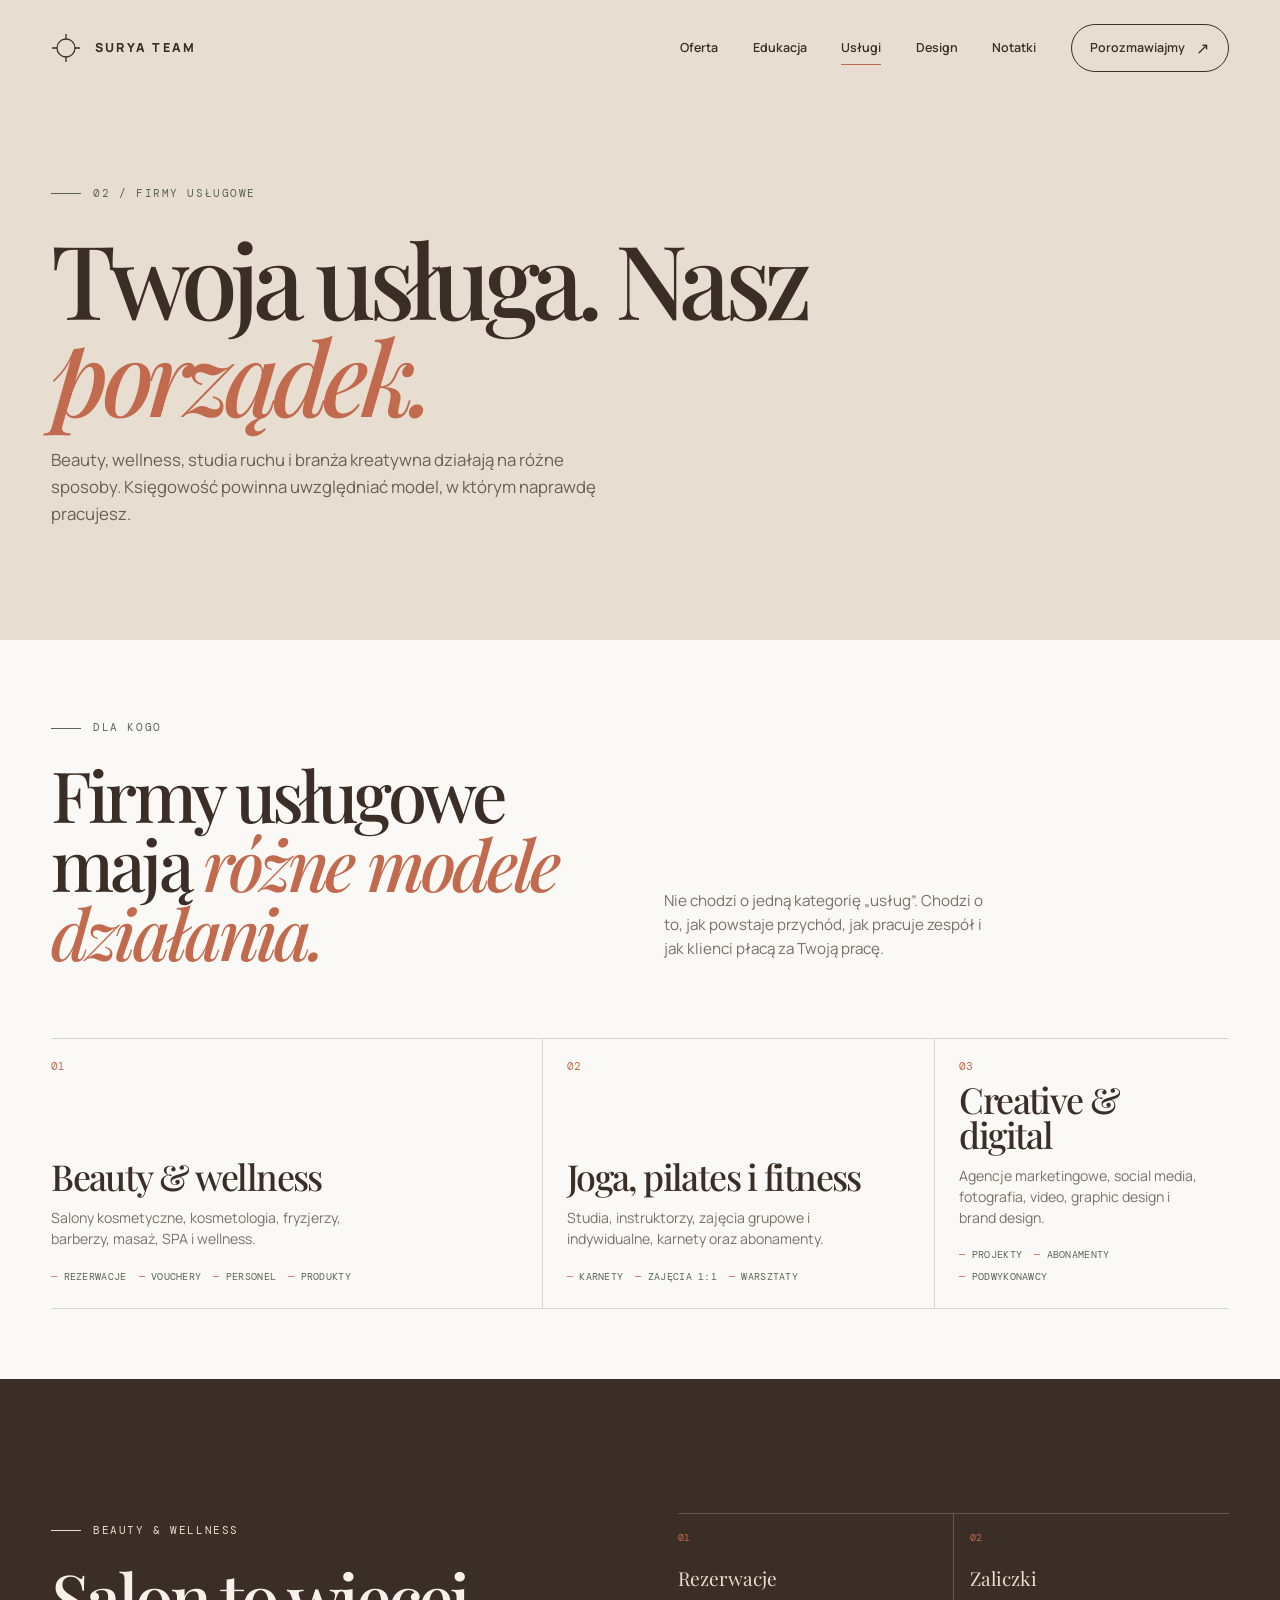
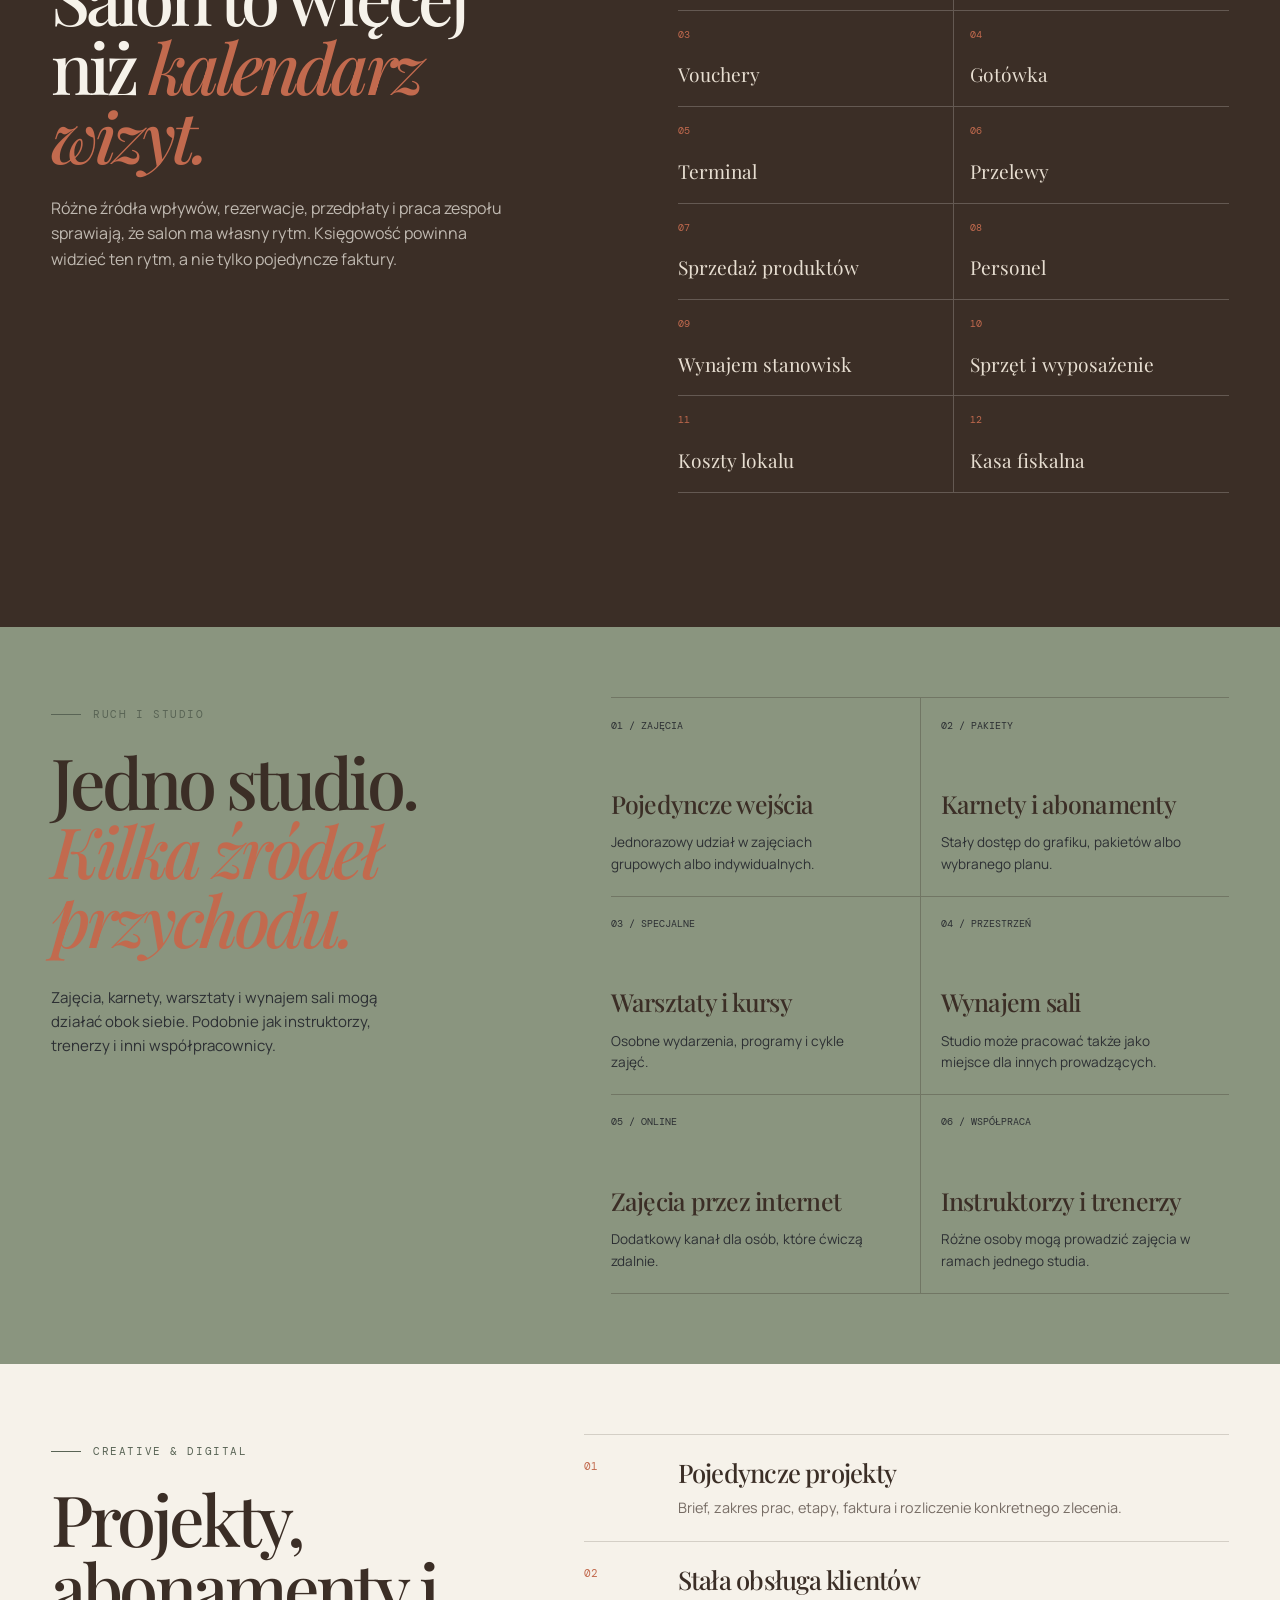
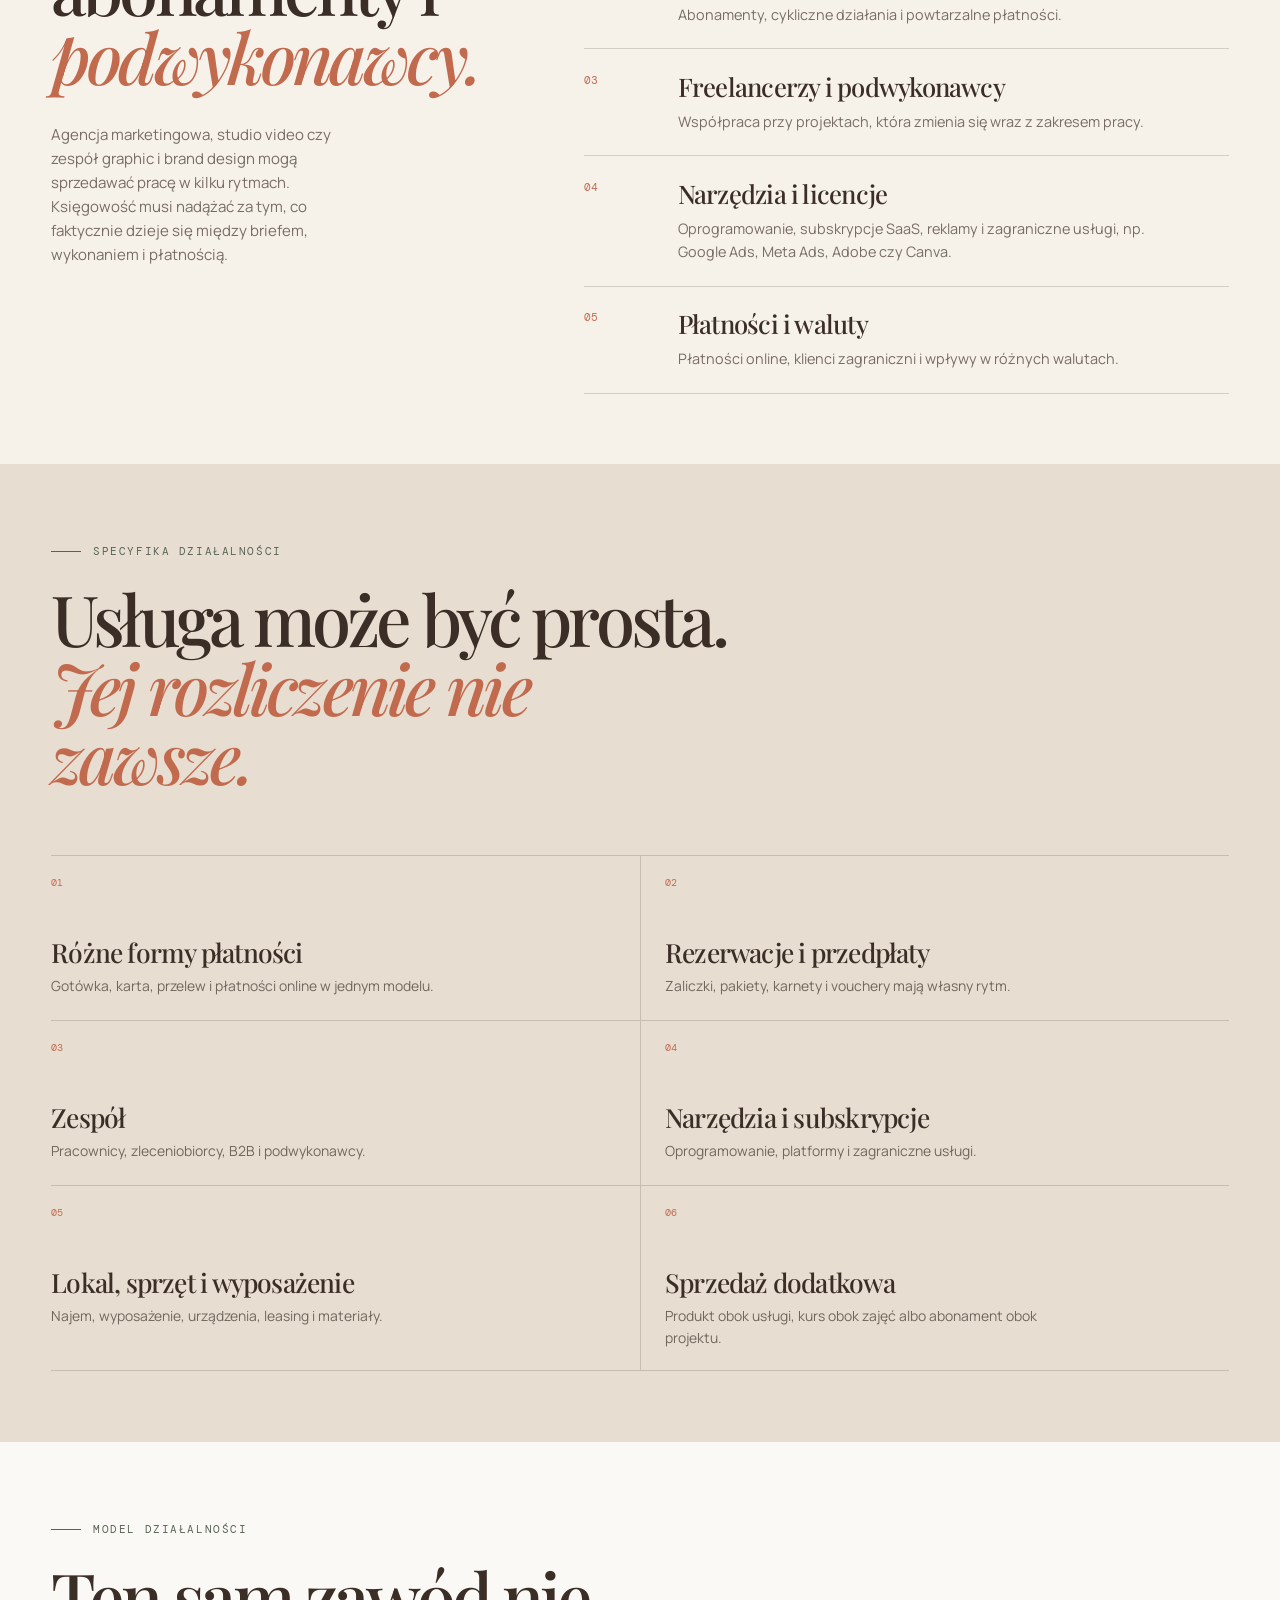
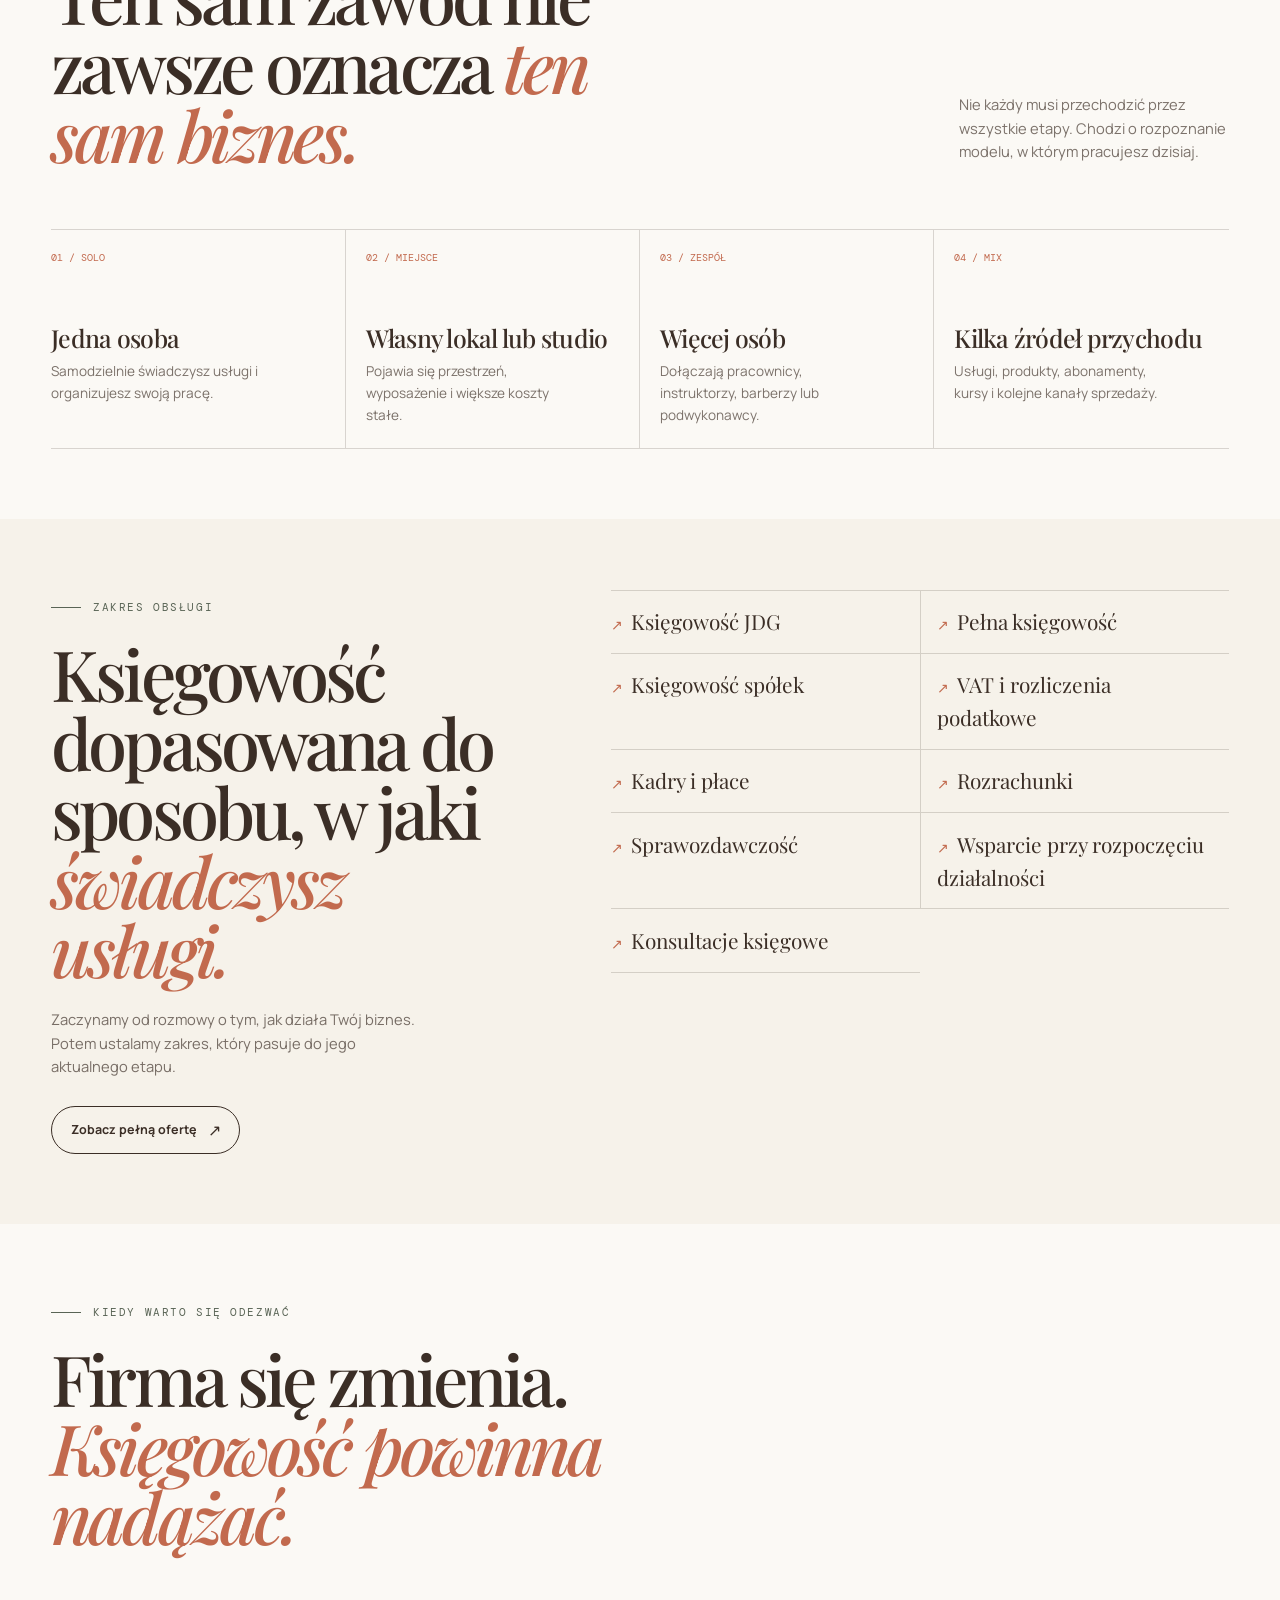
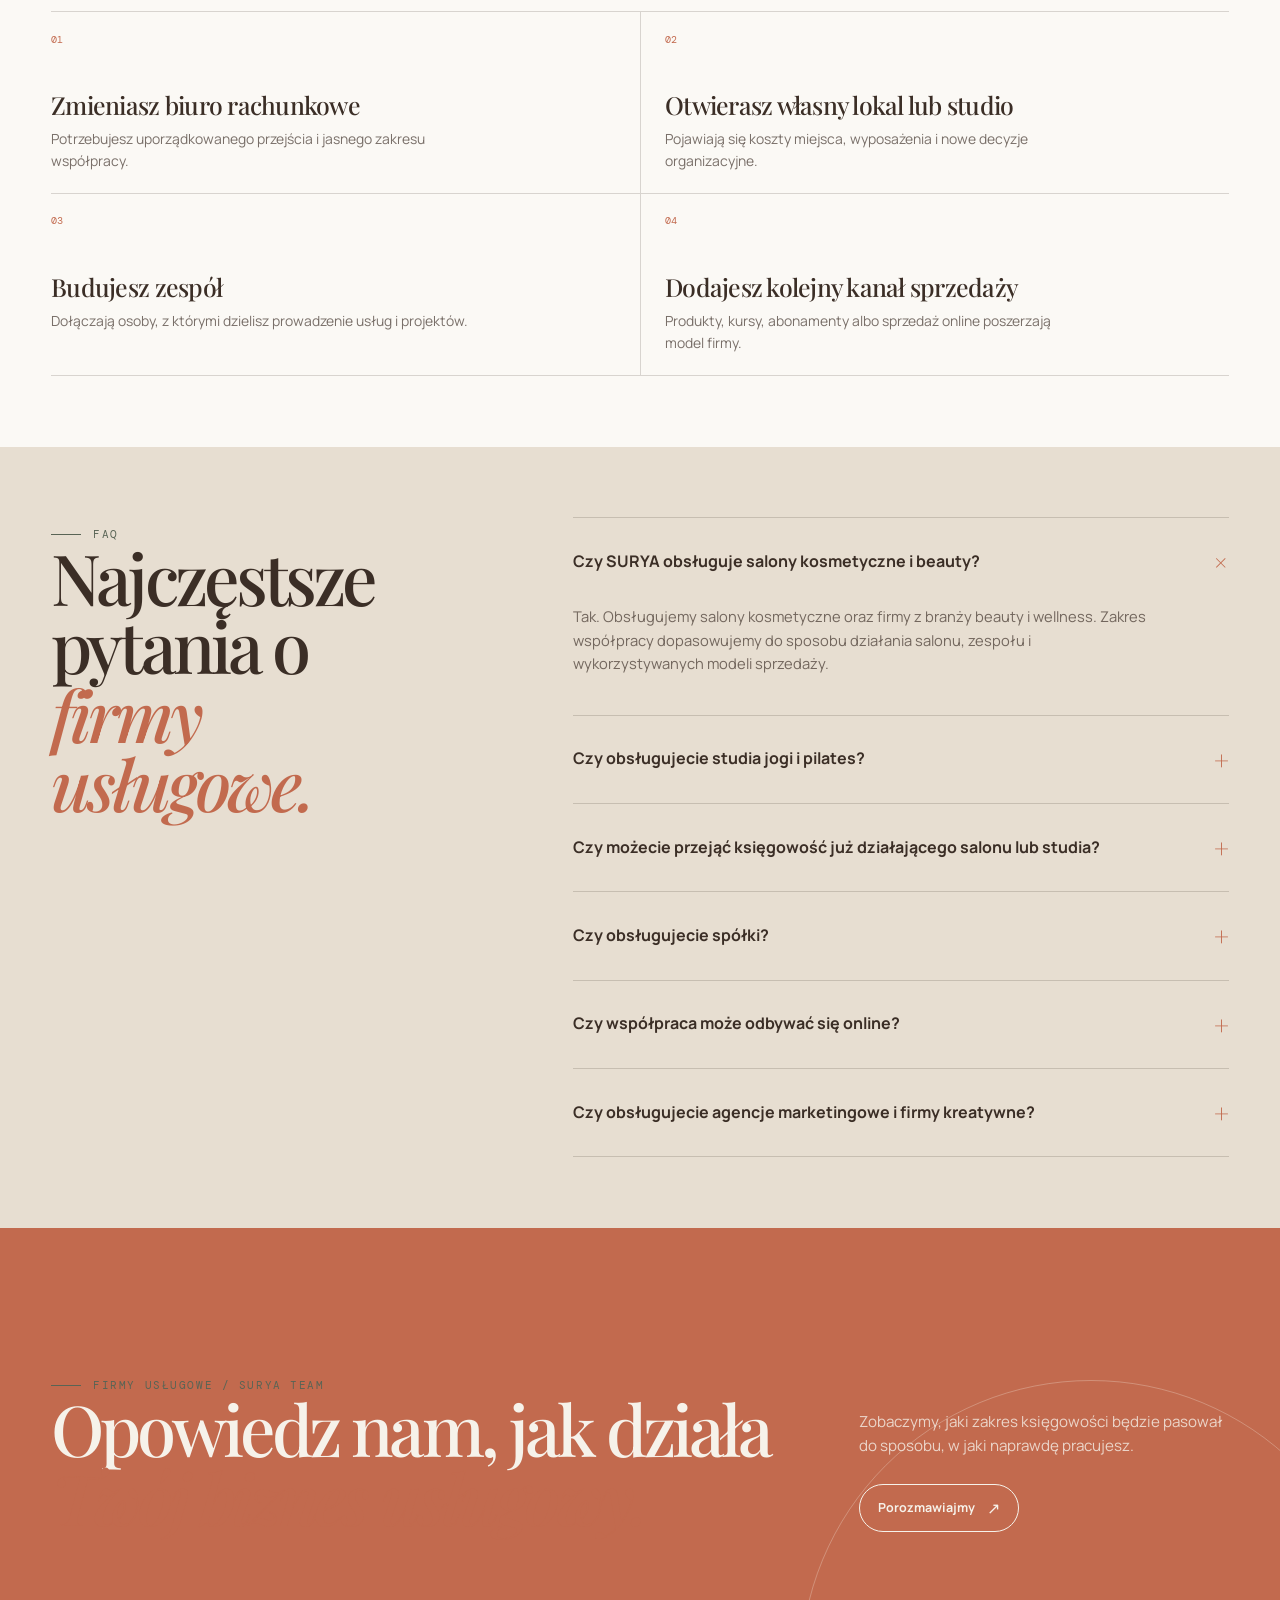
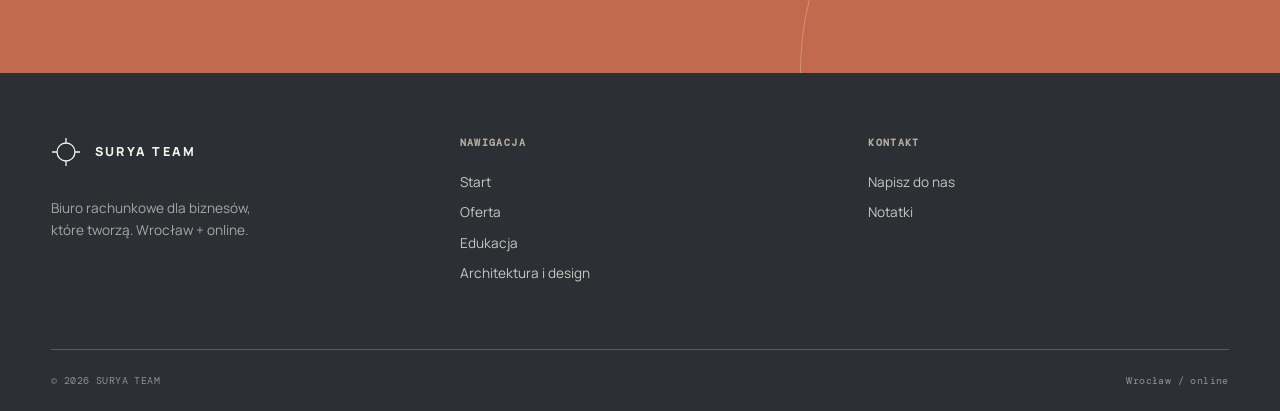
<file: firmy-uslugowe/index.html>
<!doctype html>
<html lang="pl">
<head>
  <meta charset="utf-8">
  <meta name="viewport" content="width=device-width, initial-scale=1">
  <title>Księgowość dla firm usługowych i beauty | SURYA TEAM</title>
  <meta name="description" content="Księgowość dla salonów beauty, studiów jogi i pilates, agencji marketingowych oraz innych nowoczesnych firm usługowych. Wrocław i współpraca online.">
  <link rel="canonical" href="https://suryateam.pl/firmy-uslugowe/">
  <link rel="icon" href="/favicon.svg" type="image/svg+xml">
  <link rel="preconnect" href="https://fonts.googleapis.com">
  <link rel="preconnect" href="https://fonts.gstatic.com" crossorigin>
  <link href="https://fonts.googleapis.com/css2?family=DM+Mono:wght@400;500&family=Manrope:wght@400;500;600;700;800&family=Playfair+Display:ital,wght@0,500;0,600;1,500;1,600&display=swap" rel="stylesheet">
  <link rel="stylesheet" href="/assets/styles.css">
  <link rel="stylesheet" href="/assets/services.css">
  <meta property="og:type" content="website">
  <meta property="og:locale" content="pl_PL">
  <meta property="og:title" content="Księgowość dla firm usługowych i beauty | SURYA TEAM">
  <meta property="og:description" content="Beauty, wellness, studia ruchu i branża creative/digital. Wrocław + online.">
  <meta property="og:url" content="https://suryateam.pl/firmy-uslugowe/">
  <meta property="og:image" content="https://suryateam.pl/assets/og-image.jpg">
  <script type="application/ld+json">
  {
    "@context":"https://schema.org",
    "@graph":[
      {
        "@type":"BreadcrumbList",
        "itemListElement":[
          {"@type":"ListItem","position":1,"name":"Strona główna","item":"https://suryateam.pl/"},
          {"@type":"ListItem","position":2,"name":"Firmy usługowe","item":"https://suryateam.pl/firmy-uslugowe/"}
        ]
      },
      {
        "@type":"Service",
        "name":"Księgowość dla firm usługowych i beauty",
        "serviceType":"Obsługa księgowa nowoczesnych firm usługowych",
        "provider":{"@type":"AccountingService","name":"SURYA TEAM","url":"https://suryateam.pl/"},
        "areaServed":["Wrocław","Polska"],
        "url":"https://suryateam.pl/firmy-uslugowe/"
      },
      {
        "@type":"FAQPage",
        "mainEntity":[
          {"@type":"Question","name":"Czy SURYA obsługuje salony kosmetyczne i beauty?","acceptedAnswer":{"@type":"Answer","text":"Tak. Obsługujemy salony kosmetyczne oraz firmy z branży beauty i wellness. Zakres współpracy dopasowujemy do sposobu działania salonu, zespołu i wykorzystywanych modeli sprzedaży."}},
          {"@type":"Question","name":"Czy obsługujecie studia jogi i pilates?","acceptedAnswer":{"@type":"Answer","text":"Tak. Zakres współpracy może obejmować księgowość, kadry i płace oraz rozrachunki wynikające z modelu działalności studia."}},
          {"@type":"Question","name":"Czy możecie przejąć księgowość już działającego salonu lub studia?","acceptedAnswer":{"@type":"Answer","text":"Tak. Na początku ustalamy zakres, sposób przekazania dokumentacji i kolejne kroki."}},
          {"@type":"Question","name":"Czy obsługujecie spółki?","acceptedAnswer":{"@type":"Answer","text":"Tak. SURYA prowadzi zarówno jednoosobowe działalności, jak i spółki. Zakres obsługi ustalamy na podstawie konkretnego modelu firmy."}},
          {"@type":"Question","name":"Czy współpraca może odbywać się online?","acceptedAnswer":{"@type":"Answer","text":"Tak. SURYA działa we Wrocławiu, ale współpraca może odbywać się również całkowicie online."}},
          {"@type":"Question","name":"Czy obsługujecie agencje marketingowe i firmy kreatywne?","acceptedAnswer":{"@type":"Answer","text":"Tak. Obsługujemy agencje marketingowe, studia kreatywne oraz inne firmy pracujące projektowo lub w modelu stałej obsługi klientów."}}
        ]
      }
    ]
  }
  </script>
</head>
<body>
  <header class="site-header">
    <div class="wrap header-inner">
      <a class="brand" href="/" aria-label="SURYA TEAM — strona główna">
        <svg class="brand-mark" viewBox="0 0 30 30" aria-hidden="true"><circle cx="15" cy="15" r="9" fill="none" stroke="currentColor" stroke-width="1.3"/><path d="M15 1v5M15 24v5M1 15h5M24 15h5" stroke="currentColor" stroke-width="1.3"/></svg>
        <span>SURYA TEAM</span>
      </a>
      <button class="nav-toggle" aria-label="Otwórz menu" aria-expanded="false"><span></span><span></span></button>
      <nav class="site-nav" aria-label="Główna nawigacja">
        <a href="/oferta/">Oferta</a>
        <a href="/edukacja/">Edukacja</a>
        <a href="/firmy-uslugowe/" aria-current="page">Usługi</a>
        <a href="/architektura-design/">Design</a>
        <a href="/blog/">Notatki</a>
        <a class="button" href="/kontakt/">Porozmawiajmy</a>
      </nav>
    </div>
  </header>

  <main class="services-page">
    <section class="page-hero">
      <div class="wrap">
        <span class="eyebrow">02 / Firmy usługowe</span>
        <h1>Twoja usługa. Nasz <em>porządek.</em></h1>
        <p>Beauty, wellness, studia ruchu i branża kreatywna działają na różne sposoby. Księgowość powinna uwzględniać model, w którym naprawdę pracujesz.</p>
      </div>
    </section>

    <section class="section services-models" id="modele-uslug">
      <div class="wrap">
        <div class="services-section-heading reveal">
          <div><span class="eyebrow">Dla kogo</span><h2>Firmy usługowe mają <em>różne modele działania.</em></h2></div>
          <p>Nie chodzi o jedną kategorię „usług”. Chodzi o to, jak powstaje przychód, jak pracuje zespół i jak klienci płacą za Twoją pracę.</p>
        </div>
        <div class="services-model-grid">
          <article class="services-model reveal"><span class="services-model-number">01</span><div><h3>Beauty &amp; wellness</h3><p>Salony kosmetyczne, kosmetologia, fryzjerzy, barberzy, masaż, SPA i wellness.</p><ul class="services-model-list"><li>rezerwacje</li><li>vouchery</li><li>personel</li><li>produkty</li></ul></div></article>
          <article class="services-model reveal"><span class="services-model-number">02</span><div><h3>Joga, pilates i fitness</h3><p>Studia, instruktorzy, zajęcia grupowe i indywidualne, karnety oraz abonamenty.</p><ul class="services-model-list"><li>karnety</li><li>zajęcia 1:1</li><li>warsztaty</li></ul></div></article>
          <article class="services-model reveal"><span class="services-model-number">03</span><div><h3>Creative &amp; digital</h3><p>Agencje marketingowe, social media, fotografia, video, graphic design i brand design.</p><ul class="services-model-list"><li>projekty</li><li>abonamenty</li><li>podwykonawcy</li></ul></div></article>
        </div>
      </div>
    </section>

    <section class="section services-beauty" id="beauty-wellness">
      <div class="wrap services-beauty-grid">
        <div class="services-beauty-intro reveal">
          <span class="eyebrow">Beauty &amp; wellness</span>
          <h2>Salon to więcej niż <em>kalendarz wizyt.</em></h2>
          <p>Różne źródła wpływów, rezerwacje, przedpłaty i praca zespołu sprawiają, że salon ma własny rytm. Księgowość powinna widzieć ten rytm, a nie tylko pojedyncze faktury.</p>
        </div>
        <ul class="services-beauty-topics reveal" aria-label="Elementy działalności salonu beauty">
          <li class="services-beauty-topic"><small>01</small>Rezerwacje</li>
          <li class="services-beauty-topic"><small>02</small>Zaliczki</li>
          <li class="services-beauty-topic"><small>03</small>Vouchery</li>
          <li class="services-beauty-topic"><small>04</small>Gotówka</li>
          <li class="services-beauty-topic"><small>05</small>Terminal</li>
          <li class="services-beauty-topic"><small>06</small>Przelewy</li>
          <li class="services-beauty-topic"><small>07</small>Sprzedaż produktów</li>
          <li class="services-beauty-topic"><small>08</small>Personel</li>
          <li class="services-beauty-topic"><small>09</small>Wynajem stanowisk</li>
          <li class="services-beauty-topic"><small>10</small>Sprzęt i wyposażenie</li>
          <li class="services-beauty-topic"><small>11</small>Koszty lokalu</li>
          <li class="services-beauty-topic"><small>12</small>Kasa fiskalna</li>
        </ul>
      </div>
    </section>

    <section class="section services-movement" id="joga-pilates-fitness">
      <div class="wrap services-movement-grid">
        <div class="reveal"><span class="eyebrow">Ruch i studio</span><h2>Jedno studio. <em>Kilka źródeł przychodu.</em></h2><p class="services-movement-copy">Zajęcia, karnety, warsztaty i wynajem sali mogą działać obok siebie. Podobnie jak instruktorzy, trenerzy i inni współpracownicy.</p></div>
        <ul class="services-revenue-list reveal" aria-label="Modele przychodu studia ruchu">
          <li class="services-revenue"><small>01 / ZAJĘCIA</small><strong>Pojedyncze wejścia</strong><p>Jednorazowy udział w zajęciach grupowych albo indywidualnych.</p></li>
          <li class="services-revenue"><small>02 / PAKIETY</small><strong>Karnety i abonamenty</strong><p>Stały dostęp do grafiku, pakietów albo wybranego planu.</p></li>
          <li class="services-revenue"><small>03 / SPECJALNE</small><strong>Warsztaty i kursy</strong><p>Osobne wydarzenia, programy i cykle zajęć.</p></li>
          <li class="services-revenue"><small>04 / PRZESTRZEŃ</small><strong>Wynajem sali</strong><p>Studio może pracować także jako miejsce dla innych prowadzących.</p></li>
          <li class="services-revenue"><small>05 / ONLINE</small><strong>Zajęcia przez internet</strong><p>Dodatkowy kanał dla osób, które ćwiczą zdalnie.</p></li>
          <li class="services-revenue"><small>06 / WSPÓŁPRACA</small><strong>Instruktorzy i trenerzy</strong><p>Różne osoby mogą prowadzić zajęcia w ramach jednego studia.</p></li>
        </ul>
      </div>
    </section>

    <section class="section services-creative" id="creative-digital">
      <div class="wrap services-creative-grid">
        <div class="services-creative-intro reveal"><span class="eyebrow">Creative &amp; digital</span><h2>Projekty, abonamenty i <em>podwykonawcy.</em></h2><p>Agencja marketingowa, studio video czy zespół graphic i brand design mogą sprzedawać pracę w kilku rytmach. Księgowość musi nadążać za tym, co faktycznie dzieje się między briefem, wykonaniem i płatnością.</p></div>
        <ul class="services-creative-list reveal">
          <li class="services-creative-item"><small>01</small><div><h3>Pojedyncze projekty</h3><p>Brief, zakres prac, etapy, faktura i rozliczenie konkretnego zlecenia.</p></div></li>
          <li class="services-creative-item"><small>02</small><div><h3>Stała obsługa klientów</h3><p>Abonamenty, cykliczne działania i powtarzalne płatności.</p></div></li>
          <li class="services-creative-item"><small>03</small><div><h3>Freelancerzy i podwykonawcy</h3><p>Współpraca przy projektach, która zmienia się wraz z zakresem pracy.</p></div></li>
          <li class="services-creative-item"><small>04</small><div><h3>Narzędzia i licencje</h3><p>Oprogramowanie, subskrypcje SaaS, reklamy i zagraniczne usługi, np. Google Ads, Meta Ads, Adobe czy Canva.</p></div></li>
          <li class="services-creative-item"><small>05</small><div><h3>Płatności i waluty</h3><p>Płatności online, klienci zagraniczni i wpływy w różnych walutach.</p></div></li>
        </ul>
      </div>
    </section>

    <section class="section services-specific" id="specyfika-dzialalnosci">
      <div class="wrap">
        <div class="reveal"><span class="eyebrow">Specyfika działalności</span><h2>Usługa może być prosta. <em>Jej rozliczenie nie zawsze.</em></h2></div>
        <div class="services-specific-grid">
          <article class="services-specific-item reveal"><small>01</small><h3>Różne formy płatności</h3><p>Gotówka, karta, przelew i płatności online w jednym modelu.</p></article>
          <article class="services-specific-item reveal"><small>02</small><h3>Rezerwacje i przedpłaty</h3><p>Zaliczki, pakiety, karnety i vouchery mają własny rytm.</p></article>
          <article class="services-specific-item reveal"><small>03</small><h3>Zespół</h3><p>Pracownicy, zleceniobiorcy, B2B i podwykonawcy.</p></article>
          <article class="services-specific-item reveal"><small>04</small><h3>Narzędzia i subskrypcje</h3><p>Oprogramowanie, platformy i zagraniczne usługi.</p></article>
          <article class="services-specific-item reveal"><small>05</small><h3>Lokal, sprzęt i wyposażenie</h3><p>Najem, wyposażenie, urządzenia, leasing i materiały.</p></article>
          <article class="services-specific-item reveal"><small>06</small><h3>Sprzedaż dodatkowa</h3><p>Produkt obok usługi, kurs obok zajęć albo abonament obok projektu.</p></article>
        </div>
      </div>
    </section>

    <section class="section services-stages" id="modele-dzialalnosci">
      <div class="wrap">
        <div class="services-stages-heading reveal"><div><span class="eyebrow">Model działalności</span><h2>Ten sam zawód nie zawsze oznacza <em>ten sam biznes.</em></h2></div><p>Nie każdy musi przechodzić przez wszystkie etapy. Chodzi o rozpoznanie modelu, w którym pracujesz dzisiaj.</p></div>
        <ul class="services-stages-list">
          <li class="services-stage reveal"><small>01 / SOLO</small><h3>Jedna osoba</h3><p>Samodzielnie świadczysz usługi i organizujesz swoją pracę.</p></li>
          <li class="services-stage reveal"><small>02 / MIEJSCE</small><h3>Własny lokal lub studio</h3><p>Pojawia się przestrzeń, wyposażenie i większe koszty stałe.</p></li>
          <li class="services-stage reveal"><small>03 / ZESPÓŁ</small><h3>Więcej osób</h3><p>Dołączają pracownicy, instruktorzy, barberzy lub podwykonawcy.</p></li>
          <li class="services-stage reveal"><small>04 / MIX</small><h3>Kilka źródeł przychodu</h3><p>Usługi, produkty, abonamenty, kursy i kolejne kanały sprzedaży.</p></li>
        </ul>
      </div>
    </section>

    <section class="section services-scope" id="zakres-obslugi">
      <div class="wrap services-scope-grid">
        <div class="reveal"><span class="eyebrow">Zakres obsługi</span><h2>Księgowość dopasowana do sposobu, w jaki <em>świadczysz usługi.</em></h2><p class="services-scope-copy">Zaczynamy od rozmowy o tym, jak działa Twój biznes. Potem ustalamy zakres, który pasuje do jego aktualnego etapu.</p><a class="button" href="/oferta/">Zobacz pełną ofertę</a></div>
        <ul class="services-scope-list reveal" aria-label="Zakres obsługi księgowej">
          <li class="services-scope-item">Księgowość JDG</li>
          <li class="services-scope-item">Pełna księgowość</li>
          <li class="services-scope-item">Księgowość spółek</li>
          <li class="services-scope-item">VAT i rozliczenia podatkowe</li>
          <li class="services-scope-item">Kadry i płace</li>
          <li class="services-scope-item">Rozrachunki</li>
          <li class="services-scope-item">Sprawozdawczość</li>
          <li class="services-scope-item">Wsparcie przy rozpoczęciu działalności</li>
          <li class="services-scope-item">Konsultacje księgowe</li>
        </ul>
      </div>
    </section>

    <section class="section services-moments" id="kiedy-porozmawiac">
      <div class="wrap">
        <div class="reveal"><span class="eyebrow">Kiedy warto się odezwać</span><h2>Firma się zmienia. <em>Księgowość powinna nadążać.</em></h2></div>
        <div class="services-moments-grid">
          <article class="services-moment reveal"><small>01</small><h3>Zmieniasz biuro rachunkowe</h3><p>Potrzebujesz uporządkowanego przejścia i jasnego zakresu współpracy.</p></article>
          <article class="services-moment reveal"><small>02</small><h3>Otwierasz własny lokal lub studio</h3><p>Pojawiają się koszty miejsca, wyposażenia i nowe decyzje organizacyjne.</p></article>
          <article class="services-moment reveal"><small>03</small><h3>Budujesz zespół</h3><p>Dołączają osoby, z którymi dzielisz prowadzenie usług i projektów.</p></article>
          <article class="services-moment reveal"><small>04</small><h3>Dodajesz kolejny kanał sprzedaży</h3><p>Produkty, kursy, abonamenty albo sprzedaż online poszerzają model firmy.</p></article>
        </div>
      </div>
    </section>

    <section class="section faq services-faq" id="faq">
      <div class="wrap faq-grid">
        <div class="reveal"><span class="eyebrow">FAQ</span><h2>Najczęstsze pytania o <em>firmy usługowe.</em></h2></div>
        <div class="faq-list reveal">
          <div class="faq-item is-open"><button class="faq-question" aria-expanded="true">Czy SURYA obsługuje salony kosmetyczne i beauty?</button><div class="faq-answer"><div><p>Tak. Obsługujemy salony kosmetyczne oraz firmy z branży beauty i wellness. Zakres współpracy dopasowujemy do sposobu działania salonu, zespołu i wykorzystywanych modeli sprzedaży.</p></div></div></div>
          <div class="faq-item"><button class="faq-question" aria-expanded="false">Czy obsługujecie studia jogi i pilates?</button><div class="faq-answer"><div><p>Tak. Zakres współpracy może obejmować księgowość, kadry i płace oraz rozrachunki wynikające z modelu działalności studia.</p></div></div></div>
          <div class="faq-item"><button class="faq-question" aria-expanded="false">Czy możecie przejąć księgowość już działającego salonu lub studia?</button><div class="faq-answer"><div><p>Tak. Na początku ustalamy zakres, sposób przekazania dokumentacji i kolejne kroki.</p></div></div></div>
          <div class="faq-item"><button class="faq-question" aria-expanded="false">Czy obsługujecie spółki?</button><div class="faq-answer"><div><p>Tak. SURYA prowadzi zarówno jednoosobowe działalności, jak i spółki. Zakres obsługi ustalamy na podstawie konkretnego modelu firmy.</p></div></div></div>
          <div class="faq-item"><button class="faq-question" aria-expanded="false">Czy współpraca może odbywać się online?</button><div class="faq-answer"><div><p>Tak. SURYA działa we Wrocławiu, ale współpraca może odbywać się również całkowicie online.</p></div></div></div>
          <div class="faq-item"><button class="faq-question" aria-expanded="false">Czy obsługujecie agencje marketingowe i firmy kreatywne?</button><div class="faq-answer"><div><p>Tak. Obsługujemy agencje marketingowe, studia kreatywne oraz inne firmy pracujące projektowo lub w modelu stałej obsługi klientów.</p></div></div></div>
        </div>
      </div>
    </section>

    <section class="section cta services-final-cta">
      <div class="wrap cta-inner reveal"><div><span class="eyebrow">Firmy usługowe / SURYA TEAM</span><h2>Opowiedz nam, jak działa <em>Twój biznes usługowy.</em></h2></div><div><p>Zobaczymy, jaki zakres księgowości będzie pasował do sposobu, w jaki naprawdę pracujesz.</p><a class="button button--light" href="/kontakt/">Porozmawiajmy</a></div></div>
    </section>
  </main>

  <footer class="site-footer">
    <div class="wrap footer-top">
      <div class="footer-brand"><a class="brand" href="/"><svg class="brand-mark" viewBox="0 0 30 30" aria-hidden="true"><circle cx="15" cy="15" r="9" fill="none" stroke="currentColor" stroke-width="1.3"/><path d="M15 1v5M15 24v5M1 15h5M24 15h5" stroke="currentColor" stroke-width="1.3"/></svg><span>SURYA TEAM</span></a><p>Biuro rachunkowe dla biznesów, które tworzą. Wrocław + online.</p></div>
      <div class="footer-col"><h3>Nawigacja</h3><a href="/">Start</a><a href="/oferta/">Oferta</a><a href="/edukacja/">Edukacja</a><a href="/architektura-design/">Architektura i design</a></div>
      <div class="footer-col"><h3>Kontakt</h3><a href="/kontakt/">Napisz do nas</a><a href="/blog/">Notatki</a></div>
    </div>
    <div class="wrap footer-bottom"><span>© 2026 SURYA TEAM</span><span>Wrocław / online</span></div>
  </footer>
  <script src="/assets/main.js" defer></script>
</body>
</html>
</file>
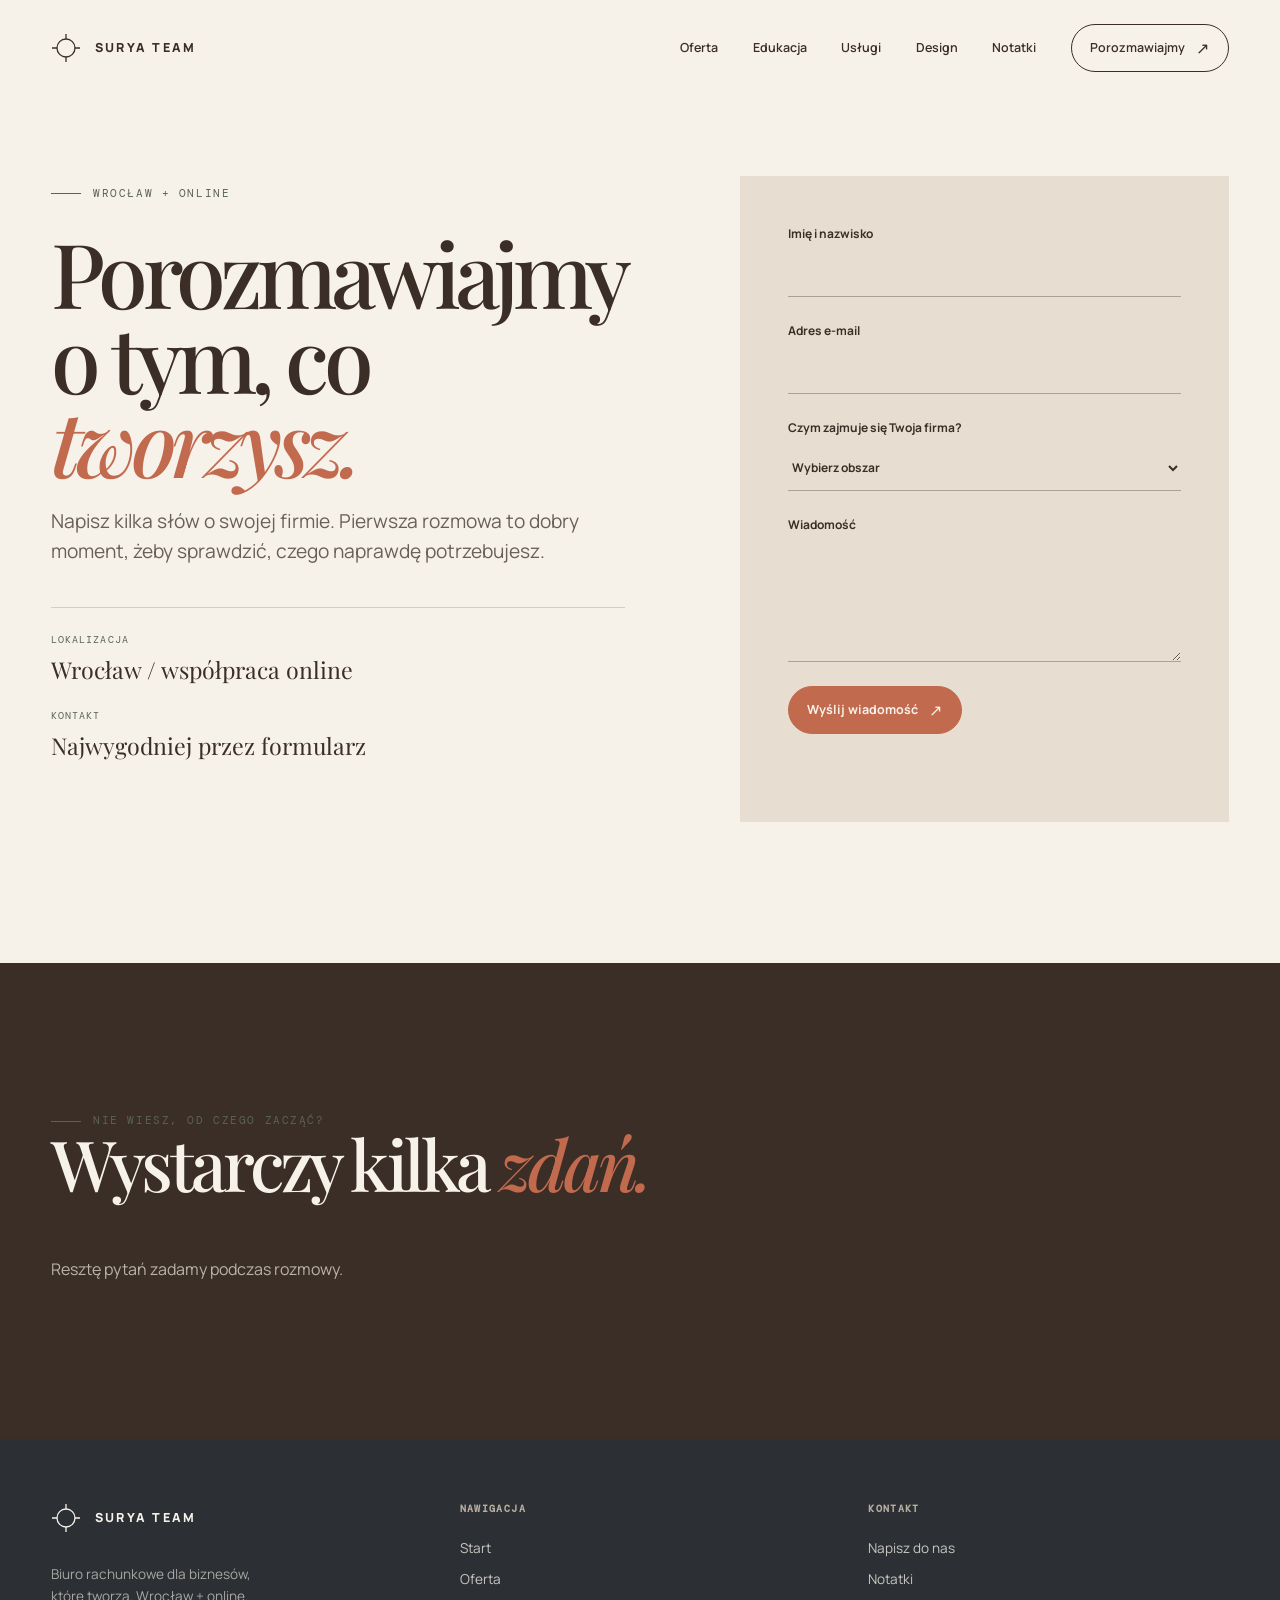
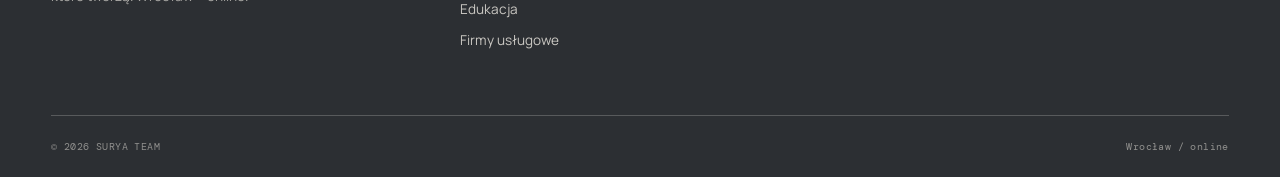
<file: kontakt/index.html>
<!doctype html>
<html lang="pl">
<head><meta charset="utf-8"><meta name="viewport" content="width=device-width, initial-scale=1"><title>Kontakt — SURYA TEAM</title><meta name="description" content="Skontaktuj się z SURYA TEAM. Porozmawiajmy o księgowości Twojej firmy we Wrocławiu lub online."><link rel="canonical" href="https://suryateam.pl/kontakt/"><link rel="icon" href="/favicon.svg" type="image/svg+xml"><link rel="preconnect" href="https://fonts.googleapis.com"><link rel="preconnect" href="https://fonts.gstatic.com" crossorigin><link href="https://fonts.googleapis.com/css2?family=DM+Mono:wght@400;500&family=Manrope:wght@400;500;600;700;800&family=Playfair+Display:ital,wght@0,500;0,600;1,500;1,600&display=swap" rel="stylesheet"><link rel="stylesheet" href="/assets/styles.css"></head>
<body><header class="site-header"><div class="wrap header-inner"><a class="brand" href="/"><svg class="brand-mark" viewBox="0 0 30 30" aria-hidden="true"><circle cx="15" cy="15" r="9" fill="none" stroke="currentColor" stroke-width="1.3"/><path d="M15 1v5M15 24v5M1 15h5M24 15h5" stroke="currentColor" stroke-width="1.3"/></svg><span>SURYA TEAM</span></a><button class="nav-toggle" aria-label="Otwórz menu" aria-expanded="false"><span></span><span></span></button><nav class="site-nav" aria-label="Główna nawigacja"><a href="/oferta/">Oferta</a><a href="/edukacja/">Edukacja</a><a href="/firmy-uslugowe/">Usługi</a><a href="/architektura-design/">Design</a><a href="/blog/">Notatki</a><a class="button" href="/kontakt/" aria-current="page">Porozmawiajmy</a></nav></div></header>
<main><section class="section page-content" style="padding-top: 11rem"><div class="wrap contact-layout"><div class="reveal"><span class="eyebrow">Wrocław + online</span><h1>Porozmawiajmy o tym, co <em>tworzysz.</em></h1><p class="lede">Napisz kilka słów o swojej firmie. Pierwsza rozmowa to dobry moment, żeby sprawdzić, czego naprawdę potrzebujesz.</p><div class="contact-details"><div><span>Lokalizacja</span><p>Wrocław / współpraca online</p></div><div><span>Kontakt</span><p>Najwygodniej przez formularz</p></div></div></div><div class="contact-form reveal" id="formularz"><form data-contact-form><label for="name">Imię i nazwisko<input id="name" name="name" type="text" autocomplete="name" required></label><label for="email">Adres e-mail<input id="email" name="email" type="email" autocomplete="email" required></label><label for="business">Czym zajmuje się Twoja firma?<select id="business" name="business"><option value="">Wybierz obszar</option><option>Edukacja i szkolenia</option><option>Firma usługowa</option><option>Architektura i design</option><option>Inny obszar</option></select></label><label for="message">Wiadomość<textarea id="message" name="message" required></textarea></label><button class="button button--terracotta" type="submit">Wyślij wiadomość</button><p class="form-status" role="status" aria-live="polite"></p></form></div></div></section><section class="section page-cta"><div class="wrap reveal"><span class="eyebrow">Nie wiesz, od czego zacząć?</span><h2>Wystarczy kilka <em>zdań.</em></h2><p class="muted">Resztę pytań zadamy podczas rozmowy.</p></div></section></main>
<footer class="site-footer"><div class="wrap footer-top"><div class="footer-brand"><a class="brand" href="/"><svg class="brand-mark" viewBox="0 0 30 30" aria-hidden="true"><circle cx="15" cy="15" r="9" fill="none" stroke="currentColor" stroke-width="1.3"/><path d="M15 1v5M15 24v5M1 15h5M24 15h5" stroke="currentColor" stroke-width="1.3"/></svg><span>SURYA TEAM</span></a><p>Biuro rachunkowe dla biznesów, które tworzą. Wrocław + online.</p></div><div class="footer-col"><h3>Nawigacja</h3><a href="/">Start</a><a href="/oferta/">Oferta</a><a href="/edukacja/">Edukacja</a><a href="/firmy-uslugowe/">Firmy usługowe</a></div><div class="footer-col"><h3>Kontakt</h3><a href="/kontakt/">Napisz do nas</a><a href="/blog/">Notatki</a></div></div><div class="wrap footer-bottom"><span>© 2026 SURYA TEAM</span><span>Wrocław / online</span></div></footer><script src="/assets/main.js" defer></script></body></html>
</file>
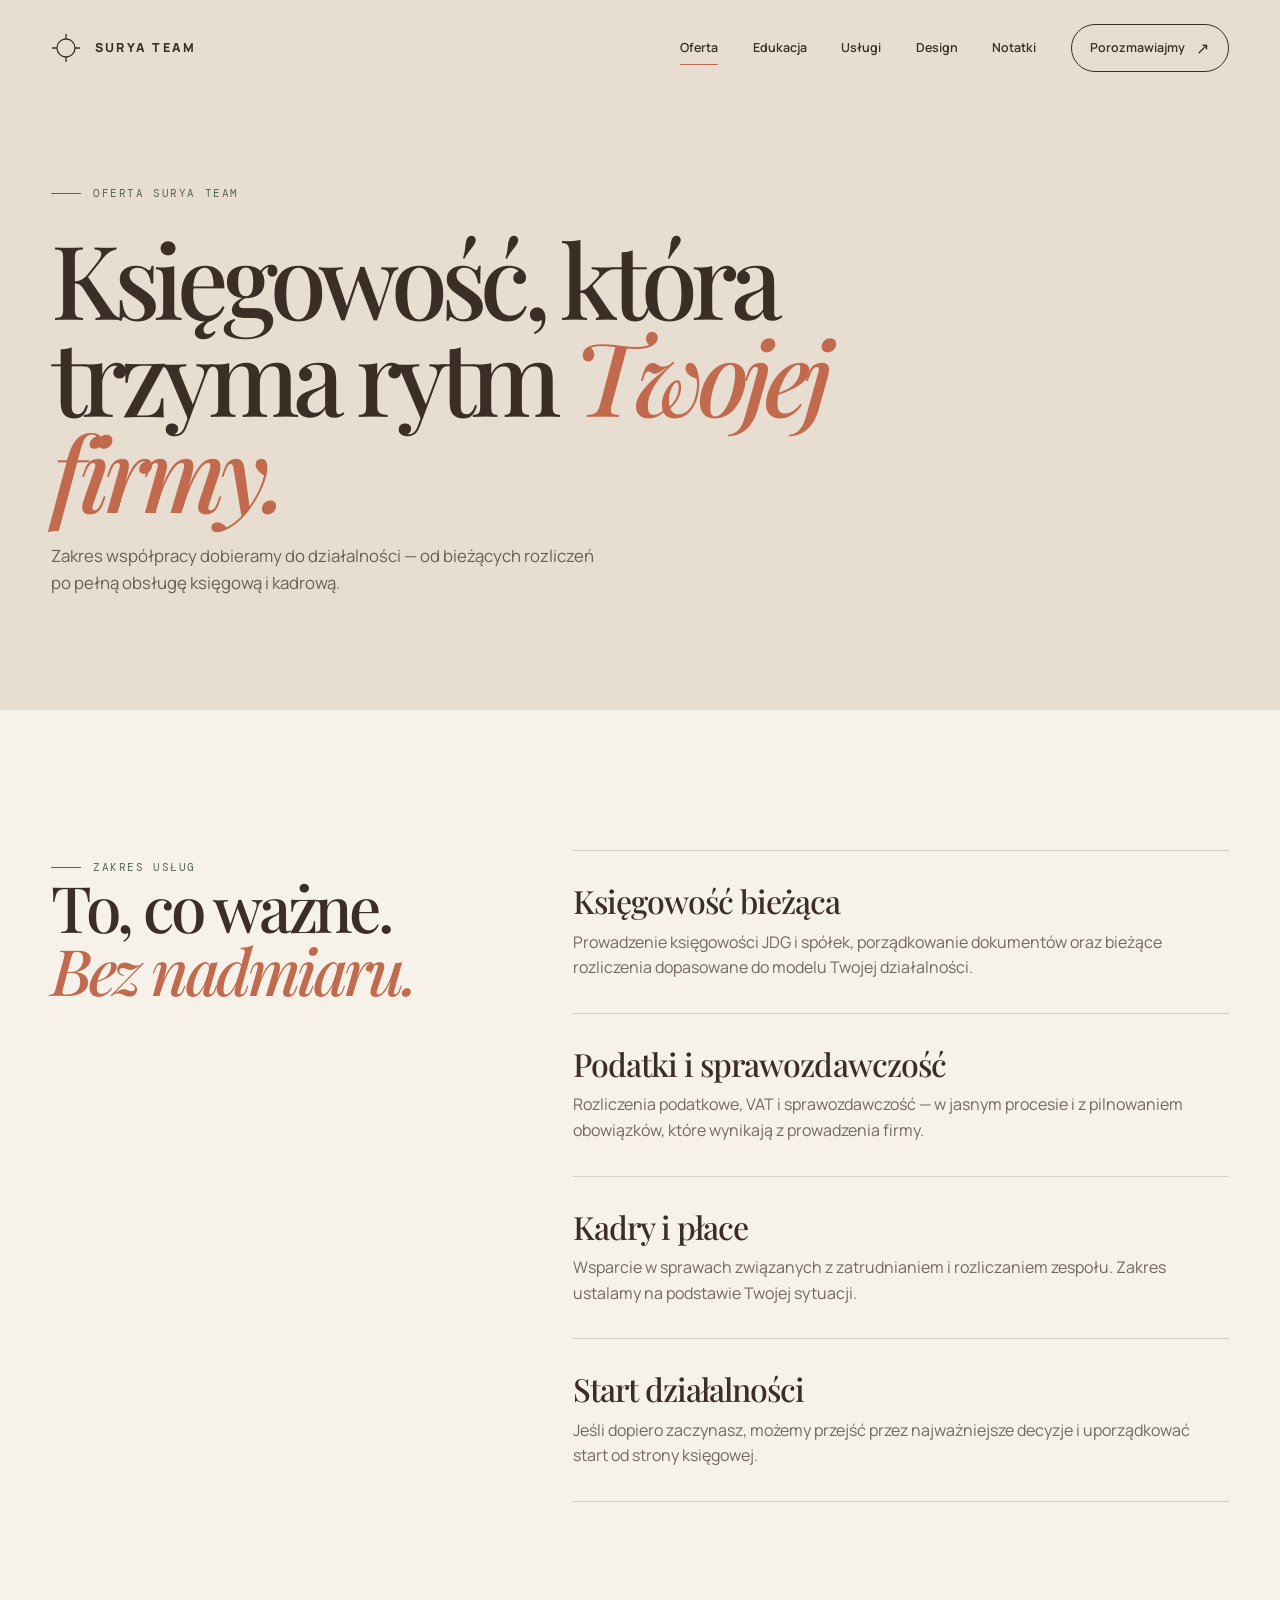
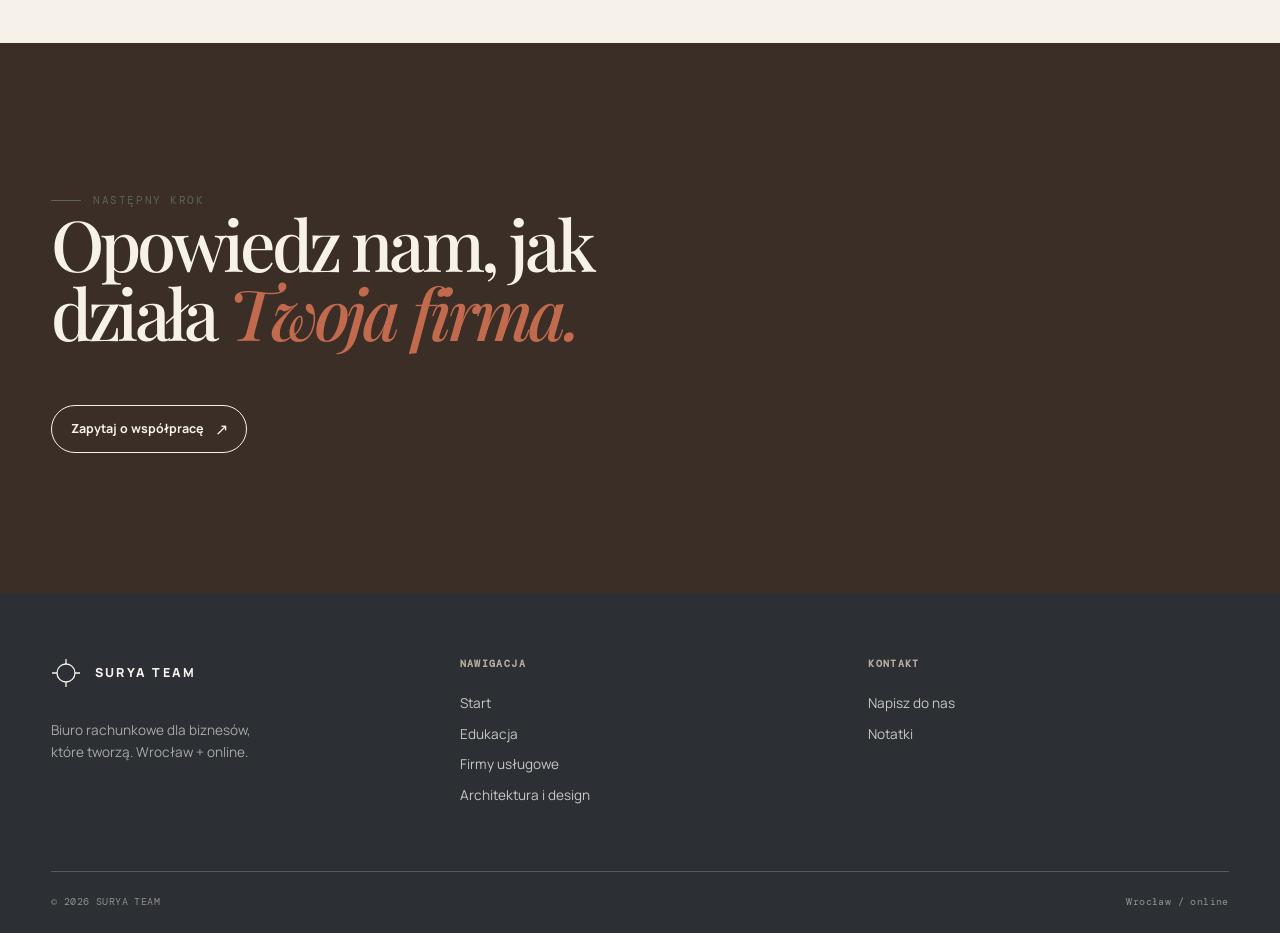
<file: oferta/index.html>
<!doctype html>
<html lang="pl">
<head><meta charset="utf-8"><meta name="viewport" content="width=device-width, initial-scale=1"><title>Oferta księgowa — SURYA TEAM</title><meta name="description" content="Oferta SURYA TEAM: księgowość JDG i spółek, podatki, VAT, kadry i płace, sprawozdawczość oraz wsparcie przy starcie działalności."><link rel="canonical" href="https://suryateam.pl/oferta/"><link rel="icon" href="/favicon.svg" type="image/svg+xml"><link rel="preconnect" href="https://fonts.googleapis.com"><link rel="preconnect" href="https://fonts.gstatic.com" crossorigin><link href="https://fonts.googleapis.com/css2?family=DM+Mono:wght@400;500&family=Manrope:wght@400;500;600;700;800&family=Playfair+Display:ital,wght@0,500;0,600;1,500;1,600&display=swap" rel="stylesheet"><link rel="stylesheet" href="/assets/styles.css"></head>
<body><header class="site-header"><div class="wrap header-inner"><a class="brand" href="/"><svg class="brand-mark" viewBox="0 0 30 30" aria-hidden="true"><circle cx="15" cy="15" r="9" fill="none" stroke="currentColor" stroke-width="1.3"/><path d="M15 1v5M15 24v5M1 15h5M24 15h5" stroke="currentColor" stroke-width="1.3"/></svg><span>SURYA TEAM</span></a><button class="nav-toggle" aria-label="Otwórz menu" aria-expanded="false"><span></span><span></span></button><nav class="site-nav" aria-label="Główna nawigacja"><a href="/oferta/" aria-current="page">Oferta</a><a href="/edukacja/">Edukacja</a><a href="/firmy-uslugowe/">Usługi</a><a href="/architektura-design/">Design</a><a href="/blog/">Notatki</a><a class="button" href="/kontakt/">Porozmawiajmy</a></nav></div></header>
<main><section class="page-hero"><div class="wrap"><span class="eyebrow">Oferta SURYA TEAM</span><h1>Księgowość, która trzyma rytm <em>Twojej firmy.</em></h1><p>Zakres współpracy dobieramy do działalności — od bieżących rozliczeń po pełną obsługę księgową i kadrową.</p></div></section><section class="section page-content"><div class="wrap page-layout"><div><span class="eyebrow">Zakres usług</span><h2>To, co ważne.<br><em>Bez nadmiaru.</em></h2></div><div class="content-stack"><article class="content-block"><h3>Księgowość bieżąca</h3><p>Prowadzenie księgowości JDG i spółek, porządkowanie dokumentów oraz bieżące rozliczenia dopasowane do modelu Twojej działalności.</p></article><article class="content-block"><h3>Podatki i sprawozdawczość</h3><p>Rozliczenia podatkowe, VAT i sprawozdawczość — w jasnym procesie i z pilnowaniem obowiązków, które wynikają z prowadzenia firmy.</p></article><article class="content-block"><h3>Kadry i płace</h3><p>Wsparcie w sprawach związanych z zatrudnianiem i rozliczaniem zespołu. Zakres ustalamy na podstawie Twojej sytuacji.</p></article><article class="content-block"><h3>Start działalności</h3><p>Jeśli dopiero zaczynasz, możemy przejść przez najważniejsze decyzje i uporządkować start od strony księgowej.</p></article></div></div></section><section class="section page-cta"><div class="wrap reveal"><span class="eyebrow">Następny krok</span><h2>Opowiedz nam, jak działa <em>Twoja firma.</em></h2><a class="button button--light" href="/kontakt/">Zapytaj o współpracę</a></div></section></main>
<footer class="site-footer"><div class="wrap footer-top"><div class="footer-brand"><a class="brand" href="/"><svg class="brand-mark" viewBox="0 0 30 30" aria-hidden="true"><circle cx="15" cy="15" r="9" fill="none" stroke="currentColor" stroke-width="1.3"/><path d="M15 1v5M15 24v5M1 15h5M24 15h5" stroke="currentColor" stroke-width="1.3"/></svg><span>SURYA TEAM</span></a><p>Biuro rachunkowe dla biznesów, które tworzą. Wrocław + online.</p></div><div class="footer-col"><h3>Nawigacja</h3><a href="/">Start</a><a href="/edukacja/">Edukacja</a><a href="/firmy-uslugowe/">Firmy usługowe</a><a href="/architektura-design/">Architektura i design</a></div><div class="footer-col"><h3>Kontakt</h3><a href="/kontakt/">Napisz do nas</a><a href="/blog/">Notatki</a></div></div><div class="wrap footer-bottom"><span>© 2026 SURYA TEAM</span><span>Wrocław / online</span></div></footer><script src="/assets/main.js" defer></script></body></html>
</file>
<file: assets/styles.css>
:root {
  --ivory: #f6f2ea;
  --paper: #fbf9f5;
  --sand: #e7ded1;
  --taupe: #b7ada0;
  --sage: #8a957f;
  --sage-deep: #596455;
  --terracotta: #c26a4e;
  --espresso: #3b2e26;
  --graphite: #2c2f33;
  --line: rgba(59, 46, 38, .18);
  --line-dark: rgba(246, 242, 234, .22);
  --shadow: 0 18px 60px rgba(59, 46, 38, .10);
  --serif: 'Playfair Display', Georgia, serif;
  --sans: 'Manrope', Arial, sans-serif;
  --mono: 'DM Mono', monospace;
  --max: 1240px;
  --gutter: clamp(1.25rem, 4vw, 4.75rem);
  --ease: cubic-bezier(.22, .8, .2, 1);
}

* { box-sizing: border-box; }
html { scroll-behavior: smooth; }
body {
  margin: 0;
  background: var(--ivory);
  color: var(--espresso);
  font-family: var(--sans);
  font-size: 16px;
  line-height: 1.6;
  -webkit-font-smoothing: antialiased;
}
body.menu-open { overflow: hidden; }
a { color: inherit; text-decoration: none; }
button, input, textarea, select { font: inherit; }
button { color: inherit; }
img { max-width: 100%; display: block; }

.wrap { width: min(var(--max), calc(100% - (var(--gutter) * 2))); margin-inline: auto; }
.section { padding-block: clamp(5.5rem, 11vw, 10rem); }
.section--tight { padding-block: clamp(3.5rem, 7vw, 6.5rem); }
.eyebrow {
  display: inline-flex;
  align-items: center;
  gap: .75rem;
  color: var(--sage-deep);
  font-family: var(--mono);
  font-size: .7rem;
  letter-spacing: .14em;
  line-height: 1.2;
  text-transform: uppercase;
}
.eyebrow::before { content: ''; width: 30px; height: 1px; background: currentColor; }
.display {
  margin: 0;
  font-family: var(--serif);
  font-size: clamp(3.4rem, 8.2vw, 8.25rem);
  font-weight: 500;
  letter-spacing: -.065em;
  line-height: .96;
}
.display em, h1 em, h2 em { color: var(--terracotta); font-style: italic; }
h1, h2, h3, p { margin-top: 0; }
h2 { font-family: var(--serif); font-size: clamp(2.5rem, 5.5vw, 5.75rem); font-weight: 500; letter-spacing: -.055em; line-height: .98; }
h3 { font-size: clamp(1.15rem, 1.8vw, 1.55rem); letter-spacing: -.03em; line-height: 1.15; }
.lede { max-width: 36rem; color: rgba(59, 46, 38, .75); font-size: clamp(1.05rem, 1.5vw, 1.28rem); line-height: 1.55; }
.small-copy { color: rgba(59, 46, 38, .7); font-size: .95rem; }
.muted { color: rgba(246, 242, 234, .68); }

.site-header { position: absolute; z-index: 10; top: 0; left: 0; width: 100%; color: var(--espresso); }
.header-inner { display: flex; align-items: center; justify-content: space-between; min-height: 96px; }
.brand { display: inline-flex; align-items: center; gap: .85rem; font-size: .78rem; font-weight: 800; letter-spacing: .18em; }
.brand-mark { width: 30px; height: 30px; }
.brand-mark circle, .brand-mark path { vector-effect: non-scaling-stroke; }
.site-nav { display: flex; align-items: center; gap: clamp(1.1rem, 2.7vw, 2.75rem); }
.site-nav a { position: relative; font-size: .78rem; font-weight: 600; }
.site-nav a:not(.button)::after { position: absolute; bottom: -.45rem; left: 0; width: 100%; height: 1px; background: var(--terracotta); content: ''; transform: scaleX(0); transform-origin: right; transition: transform .35s var(--ease); }
.site-nav a:not(.button):hover::after, .site-nav a[aria-current="page"]:not(.button)::after { transform: scaleX(1); transform-origin: left; }
.nav-toggle { display: none; border: 0; background: transparent; cursor: pointer; }
.nav-toggle span { display: block; width: 26px; height: 1px; background: currentColor; transition: transform .3s, opacity .3s; }
.nav-toggle span + span { margin-top: 6px; }
.button { display: inline-flex; align-items: center; justify-content: center; gap: .7rem; min-height: 48px; padding: .8rem 1.15rem; border: 1px solid var(--espresso); border-radius: 999px; font-size: .78rem; font-weight: 700; line-height: 1; transition: color .3s, background .3s, transform .3s; }
.button::after { content: '↗'; font-size: 1rem; font-weight: 400; }
.button:hover { background: var(--espresso); color: var(--ivory); transform: translateY(-2px); }
.button--light { border-color: var(--ivory); color: var(--ivory); }
.button--light:hover { background: var(--ivory); color: var(--espresso); }
.button--terracotta { border-color: var(--terracotta); background: var(--terracotta); color: var(--ivory); }
.button--terracotta:hover { border-color: var(--espresso); background: var(--espresso); }

.hero { position: relative; min-height: min(900px, 100svh); overflow: hidden; background: var(--ivory); }
.hero::before { position: absolute; top: 18%; right: -5%; width: min(50vw, 720px); aspect-ratio: 1; border: 1px solid rgba(59, 46, 38, .18); border-radius: 50%; content: ''; }
.hero::after { position: absolute; top: 22%; right: 10%; width: min(31vw, 455px); aspect-ratio: 1; border: 1px solid rgba(59, 46, 38, .1); border-radius: 50%; content: ''; }
.hero-inner { position: relative; z-index: 1; display: grid; align-items: end; grid-template-columns: minmax(0, 1.2fr) minmax(260px, .8fr); min-height: min(900px, 100svh); gap: 4rem; padding-top: 8rem; padding-bottom: clamp(3rem, 7vw, 6.5rem); }
.hero-copy { max-width: 850px; }
.hero-copy .eyebrow { margin-bottom: 2.4rem; }
.hero-title { max-width: 900px; }
.hero-title .line { display: block; }
.hero-note { max-width: 310px; justify-self: end; margin-bottom: .4rem; }
.hero-note .lede { margin: 1.35rem 0 1.8rem; font-size: 1rem; }
.hero-meta { display: flex; gap: 1.25rem; color: rgba(59, 46, 38, .62); font-family: var(--mono); font-size: .68rem; letter-spacing: .08em; text-transform: uppercase; }
.hero-orbit { position: absolute; right: 14%; bottom: 15%; width: 13px; height: 13px; border-radius: 50%; background: var(--terracotta); box-shadow: 0 0 0 11px rgba(194, 106, 78, .11), 0 0 0 22px rgba(194, 106, 78, .06); }
.hero-scroll { position: absolute; bottom: 2.8rem; left: var(--gutter); display: flex; align-items: center; gap: .8rem; color: rgba(59, 46, 38, .6); font-family: var(--mono); font-size: .65rem; letter-spacing: .1em; text-transform: uppercase; }
.hero-scroll::before { width: 45px; height: 1px; background: currentColor; content: ''; }

.intro { background: var(--espresso); color: var(--ivory); }
.intro-grid { display: grid; grid-template-columns: .9fr 1.1fr; gap: clamp(3rem, 10vw, 10rem); }
.intro h2 { max-width: 650px; color: var(--ivory); }
.intro-copy { padding-top: 4rem; }
.intro-copy .eyebrow { color: var(--sand); }
.intro-copy p { max-width: 31rem; color: rgba(246, 242, 234, .7); font-size: 1.05rem; }
.intro-rule { display: block; width: 100%; height: 1px; margin-top: 2.2rem; background: var(--line-dark); }

.specializations { background: var(--sand); }
.section-heading { display: flex; align-items: flex-end; justify-content: space-between; gap: 2rem; margin-bottom: clamp(3.5rem, 7vw, 6.5rem); }
.section-heading h2 { max-width: 650px; margin-bottom: 0; }
.section-heading > p { max-width: 255px; margin-bottom: .45rem; color: rgba(59, 46, 38, .66); font-size: .95rem; }
.specialization-list { border-top: 1px solid var(--line); }
.specialization { display: grid; grid-template-columns: 90px minmax(220px, .7fr) 1fr 30px; align-items: center; gap: 2rem; padding-block: 1.9rem; border-bottom: 1px solid var(--line); transition: padding .4s var(--ease), background .4s; }
.specialization:hover { padding-inline: 1.3rem; background: rgba(246, 242, 234, .38); }
.specialization-number { align-self: start; padding-top: .2rem; color: var(--terracotta); font-family: var(--mono); font-size: .75rem; }
.specialization h3 { margin-bottom: 0; font-family: var(--serif); font-size: clamp(1.75rem, 3.2vw, 3.2rem); font-weight: 500; letter-spacing: -.04em; }
.specialization p { max-width: 390px; margin-bottom: 0; color: rgba(59, 46, 38, .66); font-size: .92rem; }
.arrow { justify-self: end; font-size: 1.55rem; transition: transform .35s var(--ease); }
.specialization:hover .arrow { transform: translate(4px, -4px); }

.values { background: var(--paper); }
.values-grid { display: grid; grid-template-columns: minmax(220px, .75fr) 1.25fr; gap: clamp(3rem, 11vw, 11rem); }
.values h2 { max-width: 450px; margin-bottom: 0; }
.value-stack { border-top: 1px solid var(--line); }
.value-row { display: grid; grid-template-columns: 74px 1fr; gap: 1.4rem; padding: 1.75rem 0; border-bottom: 1px solid var(--line); }
.value-row strong { font-family: var(--serif); font-size: 1.65rem; font-weight: 500; letter-spacing: -.03em; }
.value-row p { max-width: 430px; margin: .55rem 0 0; color: rgba(59, 46, 38, .67); font-size: .93rem; }
.value-row > span { color: var(--terracotta); font-family: var(--mono); font-size: .7rem; }

.services { background: var(--ivory); }
.services-top { display: flex; justify-content: space-between; align-items: end; gap: 2rem; margin-bottom: 4rem; }
.services-top h2 { max-width: 590px; margin-bottom: 0; }
.services-top p { max-width: 280px; margin-bottom: .3rem; color: rgba(59, 46, 38, .68); font-size: .94rem; }
.services-grid { display: grid; grid-template-columns: repeat(4, 1fr); border-top: 1px solid var(--line); }
.service { min-height: 215px; padding: 1.6rem 1.4rem 1.4rem; border-right: 1px solid var(--line); border-bottom: 1px solid var(--line); }
.service:nth-child(4n+1) { border-left: 1px solid var(--line); }
.service-number { display: block; margin-bottom: 4.3rem; color: var(--terracotta); font-family: var(--mono); font-size: .68rem; }
.service h3 { margin-bottom: 0; font-family: var(--serif); font-size: 1.35rem; font-weight: 500; }
.service p { margin: .5rem 0 0; color: rgba(59, 46, 38, .64); font-size: .82rem; line-height: 1.4; }

.process { background: var(--sage); color: var(--espresso); }
.process .eyebrow { color: var(--espresso); }
.process h2 { max-width: 600px; }
.process-grid { display: grid; grid-template-columns: repeat(4, 1fr); margin-top: 5rem; border-top: 1px solid rgba(59, 46, 38, .3); }
.process-step { min-height: 220px; padding: 1.6rem 1.3rem 1.3rem 0; border-right: 1px solid rgba(59, 46, 38, .3); }
.process-step + .process-step { padding-left: 1.3rem; }
.process-step:last-child { border-right: 0; }
.process-step span { display: block; margin-bottom: 5rem; font-family: var(--mono); font-size: .72rem; }
.process-step h3 { margin-bottom: .6rem; font-family: var(--serif); font-size: 1.45rem; font-weight: 500; }
.process-step p { max-width: 220px; margin-bottom: 0; color: rgba(59, 46, 38, .68); font-size: .87rem; }

.sectors { background: var(--espresso); color: var(--ivory); }
.sectors .eyebrow { color: var(--sand); }
.sectors h2 { max-width: 710px; color: var(--ivory); }
.sector-grid { display: grid; grid-template-columns: repeat(2, 1fr); margin-top: 4.5rem; border-top: 1px solid var(--line-dark); }
.sector { min-height: 150px; padding: 1.45rem 1.5rem 1.5rem 0; border-bottom: 1px solid var(--line-dark); }
.sector:nth-child(even) { padding-left: 1.5rem; border-left: 1px solid var(--line-dark); }
.sector-question { display: block; margin-bottom: 1.8rem; color: var(--sand); font-family: var(--mono); font-size: .68rem; letter-spacing: .04em; text-transform: uppercase; }
.sector strong { display: block; font-family: var(--serif); font-size: clamp(1.35rem, 2.1vw, 2rem); font-weight: 500; }

.faq { background: var(--paper); }
.faq-grid { display: grid; grid-template-columns: .75fr 1.25fr; gap: clamp(3rem, 10vw, 10rem); }
.faq h2 { max-width: 400px; margin-bottom: 0; }
.faq-list { border-top: 1px solid var(--line); }
.faq-item { border-bottom: 1px solid var(--line); }
.faq-question { display: flex; align-items: center; justify-content: space-between; gap: 1rem; width: 100%; padding: 1.45rem 0; border: 0; background: none; text-align: left; cursor: pointer; font-weight: 700; }
.faq-question::after { content: '+'; color: var(--terracotta); font-family: var(--serif); font-size: 1.6rem; font-weight: 400; transition: transform .3s; }
.faq-item.is-open .faq-question::after { transform: rotate(45deg); }
.faq-answer { display: grid; grid-template-rows: 0fr; transition: grid-template-rows .35s var(--ease); }
.faq-answer > div { overflow: hidden; }
.faq-answer p { max-width: 590px; padding-bottom: 1.5rem; color: rgba(59, 46, 38, .68); font-size: .92rem; }
.faq-item.is-open .faq-answer { grid-template-rows: 1fr; }

.cta { position: relative; overflow: hidden; background: var(--terracotta); color: var(--ivory); }
.cta::before { position: absolute; right: -8%; bottom: -65%; width: 580px; aspect-ratio: 1; border: 1px solid rgba(246, 242, 234, .28); border-radius: 50%; content: ''; }
.cta-inner { position: relative; z-index: 1; display: flex; align-items: end; justify-content: space-between; gap: 3rem; }
.cta h2 { max-width: 680px; margin-bottom: 0; color: var(--ivory); }
.cta p { max-width: 300px; margin-bottom: 1.5rem; color: rgba(246, 242, 234, .8); font-size: .95rem; }

.site-footer { background: var(--graphite); color: var(--ivory); }
.footer-top { display: grid; grid-template-columns: 1fr 1fr 1fr; gap: 3rem; padding-block: 4rem; border-bottom: 1px solid var(--line-dark); }
.footer-brand .brand { color: var(--ivory); }
.footer-brand p { max-width: 230px; margin: 1.5rem 0 0; color: rgba(246, 242, 234, .62); font-size: .85rem; }
.footer-col { display: flex; flex-direction: column; gap: .55rem; align-items: flex-start; }
.footer-col h3 { margin: 0 0 .9rem; color: var(--taupe); font-family: var(--mono); font-size: .65rem; letter-spacing: .13em; text-transform: uppercase; }
.footer-col a { color: rgba(246, 242, 234, .78); font-size: .85rem; }
.footer-col a:hover { color: var(--ivory); }
.footer-bottom { display: flex; justify-content: space-between; gap: 1rem; padding-block: 1.4rem; color: rgba(246, 242, 234, .5); font-family: var(--mono); font-size: .63rem; letter-spacing: .04em; }

.page-hero { padding: 11rem 0 6rem; background: var(--sand); }
.page-hero h1 { max-width: 850px; margin: 1.8rem 0 1.5rem; font-family: var(--serif); font-size: clamp(3.5rem, 8vw, 7.5rem); font-weight: 500; letter-spacing: -.065em; line-height: .94; }
.page-hero p { max-width: 560px; color: rgba(59, 46, 38, .72); font-size: 1.05rem; }
.page-content { background: var(--ivory); }
.page-layout { display: grid; grid-template-columns: .75fr 1.25fr; gap: clamp(3rem, 10vw, 9rem); }
.page-layout h2 { max-width: 440px; margin: 0; font-size: clamp(2.4rem, 5vw, 5rem); }
.content-stack { border-top: 1px solid var(--line); }
.content-block { padding: 2rem 0; border-bottom: 1px solid var(--line); }
.content-block h3 { margin-bottom: .6rem; font-family: var(--serif); font-size: 2rem; font-weight: 500; }
.content-block p { max-width: 620px; margin-bottom: 0; color: rgba(59, 46, 38, .7); }
.content-block ul { display: grid; grid-template-columns: repeat(2, 1fr); gap: .5rem 2rem; margin: 1rem 0 0; padding: 0; list-style: none; color: rgba(59, 46, 38, .7); font-size: .9rem; }
.content-block li::before { content: '—'; margin-right: .65rem; color: var(--terracotta); }
.page-cta { background: var(--espresso); color: var(--ivory); }
.page-cta h2 { max-width: 700px; color: var(--ivory); }

.contact-layout { display: grid; grid-template-columns: .9fr 1.1fr; gap: clamp(3rem, 9vw, 9rem); }
.contact-layout h1 { max-width: 590px; margin: 1.8rem 0 1.5rem; font-family: var(--serif); font-size: clamp(3.5rem, 7vw, 7rem); font-weight: 500; letter-spacing: -.065em; line-height: .94; }
.contact-layout .lede { margin-bottom: 2.5rem; }
.contact-details { display: flex; flex-direction: column; gap: 1.2rem; padding-top: 1.5rem; border-top: 1px solid var(--line); }
.contact-details span { display: block; margin-bottom: .2rem; color: var(--sage-deep); font-family: var(--mono); font-size: .65rem; letter-spacing: .1em; text-transform: uppercase; }
.contact-details p { margin: 0; font-family: var(--serif); font-size: 1.45rem; }
.contact-form { padding: clamp(1.5rem, 4vw, 3rem); background: var(--sand); }
.contact-form label { display: block; margin-bottom: 1.5rem; font-size: .75rem; font-weight: 700; }
.contact-form input, .contact-form textarea, .contact-form select { display: block; width: 100%; margin-top: .5rem; padding: .8rem 0; border: 0; border-bottom: 1px solid rgba(59, 46, 38, .35); border-radius: 0; outline: 0; background: transparent; color: var(--espresso); }
.contact-form input:focus, .contact-form textarea:focus, .contact-form select:focus { border-color: var(--terracotta); box-shadow: 0 1px var(--terracotta); }
.contact-form textarea { min-height: 120px; resize: vertical; }
.form-status { min-height: 1.5rem; margin: 1rem 0 0; color: var(--sage-deep); font-size: .82rem; }

.blog-list { display: grid; grid-template-columns: repeat(2, 1fr); gap: 1px; background: var(--line); }
.article-card { min-height: 300px; padding: 2rem; background: var(--paper); }
.article-card .eyebrow { margin-bottom: 4rem; }
.article-card h2 { margin-bottom: .8rem; font-size: clamp(1.8rem, 3vw, 3rem); }
.article-card p { max-width: 430px; color: rgba(59, 46, 38, .68); font-size: .9rem; }
.article-card a { display: inline-flex; margin-top: 1rem; border-bottom: 1px solid var(--terracotta); font-size: .78rem; font-weight: 700; }

.js .reveal { opacity: 0; transform: translateY(22px); transition: opacity .8s var(--ease), transform .8s var(--ease); }
.js .reveal.is-visible { opacity: 1; transform: none; }

@media (max-width: 850px) {
  .site-header { position: absolute; }
  .header-inner { min-height: 78px; }
  .nav-toggle { display: block; position: relative; z-index: 3; padding: .55rem 0 .55rem .55rem; }
  .site-nav { position: fixed; inset: 0; display: flex; flex-direction: column; align-items: flex-start; justify-content: center; gap: 1.5rem; padding: 6rem var(--gutter); background: var(--ivory); opacity: 0; pointer-events: none; transform: translateY(-12px); transition: opacity .35s, transform .35s; }
  .site-nav.is-open { opacity: 1; pointer-events: auto; transform: none; }
  .site-nav a { font-family: var(--serif); font-size: 2.5rem; font-weight: 500; letter-spacing: -.04em; }
  .site-nav .button { margin-top: 1rem; font-family: var(--sans); font-size: .78rem; }
  .menu-open .nav-toggle span:first-child { transform: translateY(3.5px) rotate(45deg); }
  .menu-open .nav-toggle span:last-child { transform: translateY(-3.5px) rotate(-45deg); }
  .hero-inner { grid-template-columns: 1fr; align-items: end; min-height: 780px; gap: 2rem; }
  .hero::before { top: 31%; right: -35%; width: 90vw; }
  .hero::after { top: 35%; right: -10%; width: 60vw; }
  .hero-note { justify-self: start; margin-bottom: 0; }
  .hero-scroll { display: none; }
  .intro-grid, .values-grid, .faq-grid, .page-layout, .contact-layout { grid-template-columns: 1fr; gap: 3rem; }
  .intro-copy { padding-top: 0; }
  .section-heading { display: block; }
  .section-heading > p { margin-top: 1.5rem; }
  .services-top { display: block; }
  .services-top p { margin-top: 1.5rem; }
  .services-grid { grid-template-columns: repeat(2, 1fr); }
  .service:nth-child(4n+1) { border-left: 0; }
  .service:nth-child(2n+1) { border-left: 1px solid var(--line); }
  .process-grid { grid-template-columns: repeat(2, 1fr); }
  .process-step:nth-child(2) { border-right: 0; }
  .process-step:nth-child(n+3) { border-top: 1px solid rgba(59, 46, 38, .3); }
  .sector-grid { grid-template-columns: 1fr; }
  .sector:nth-child(even) { padding-left: 0; border-left: 0; }
  .footer-top { grid-template-columns: 1fr 1fr; }
  .footer-brand { grid-column: 1 / -1; }
}

@media (max-width: 560px) {
  .display { font-size: clamp(3.25rem, 16vw, 5rem); }
  .hero-inner { min-height: 720px; padding-bottom: 2.5rem; }
  .hero-meta { flex-direction: column; gap: .5rem; }
  .specialization { grid-template-columns: 42px 1fr 22px; gap: .8rem; align-items: start; }
  .specialization p { grid-column: 2 / -1; }
  .specialization:hover { padding-inline: 0; background: transparent; }
  .services-grid, .process-grid { grid-template-columns: 1fr; }
  .service, .service:nth-child(2n+1) { border-left: 1px solid var(--line); }
  .service { min-height: auto; }
  .service-number { margin-bottom: 2rem; }
  .process-step, .process-step + .process-step { min-height: auto; padding: 1.4rem 0 1.6rem; border-right: 0; }
  .process-step:nth-child(2) { border-top: 1px solid rgba(59, 46, 38, .3); }
  .process-step span { margin-bottom: 2.3rem; }
  .content-block ul { grid-template-columns: 1fr; }
  .blog-list { grid-template-columns: 1fr; }
  .article-card { min-height: auto; }
  .footer-top { grid-template-columns: 1fr; gap: 2rem; }
  .footer-brand { grid-column: auto; }
  .footer-bottom { flex-direction: column; gap: .4rem; }
  .cta-inner { display: block; }
  .cta p { margin-top: 1.5rem; }
  .page-hero { padding-top: 9rem; }
}

@media (prefers-reduced-motion: reduce) {
  html { scroll-behavior: auto; }
  *, *::before, *::after { animation-duration: .01ms !important; animation-iteration-count: 1 !important; transition-duration: .01ms !important; }
  .js .reveal { opacity: 1; transform: none; }
}
</file>
<file: assets/architecture.css>
/* Local composition for the architecture and design pillar page. */
.architecture-page { overflow-x: clip; }
.architecture-page > .section:not(.architecture-cycle):not(.architecture-investment):not(.architecture-final-cta) { padding-block: clamp(4rem, 5.5vw, 6.25rem); }
.architecture-cycle, .architecture-investment { padding-block: clamp(5.25rem, 10.5vw, 9.5rem); }

.architecture-models { background: var(--paper); }
.architecture-heading { display: grid; grid-template-columns: .85fr 1.15fr; align-items: end; gap: clamp(3rem, 8vw, 7rem); margin-bottom: clamp(3rem, 5.5vw, 5rem); }
.architecture-heading h2 { max-width: 700px; margin: 1.5rem 0 0; }
.architecture-heading > p { max-width: 340px; margin: 0 0 .35rem; color: rgba(59, 46, 38, .68); font-size: .95rem; }
.architecture-model-grid { display: grid; grid-template-columns: repeat(12, 1fr); border-top: 1px solid var(--line); }
.architecture-model { display: flex; min-height: 250px; flex-direction: column; justify-content: space-between; padding: 1.2rem 1.5rem 1.45rem 0; border-bottom: 1px solid var(--line); }
.architecture-model:nth-child(1) { grid-column: span 5; }
.architecture-model:nth-child(2) { grid-column: span 4; padding-left: 1.5rem; border-left: 1px solid var(--line); }
.architecture-model:nth-child(3) { grid-column: span 3; padding-left: 1.5rem; border-left: 1px solid var(--line); }
.architecture-model:nth-child(4) { grid-column: 1 / -1; min-height: 165px; padding-top: 1.2rem; border-top: 1px solid var(--line); }
.architecture-model-number { color: var(--terracotta); font-family: var(--mono); font-size: .7rem; }
.architecture-model h3 { max-width: 370px; margin: auto 0 .8rem; font-family: var(--serif); font-size: clamp(1.7rem, 2.7vw, 3rem); font-weight: 500; letter-spacing: -.045em; line-height: .98; }
.architecture-model:nth-child(4) h3 { font-size: clamp(1.8rem, 3vw, 3.25rem); }
.architecture-model p { max-width: 330px; margin: 0; color: rgba(59, 46, 38, .67); font-size: .87rem; line-height: 1.5; }
.architecture-model-list { display: flex; flex-wrap: wrap; gap: .35rem .75rem; margin: 1.2rem 0 0; padding: 0; list-style: none; color: var(--sage-deep); font-family: var(--mono); font-size: .62rem; letter-spacing: .03em; text-transform: uppercase; }
.architecture-model-list li::before { content: '—'; margin-right: .38rem; color: var(--terracotta); }

.architecture-cycle { background: var(--espresso); color: var(--ivory); }
.architecture-cycle-grid { display: grid; grid-template-columns: .82fr 1.18fr; gap: clamp(3rem, 10vw, 9rem); }
.architecture-cycle .eyebrow { color: var(--sand); }
.architecture-cycle h2 { max-width: 570px; margin: 1.5rem 0 1.6rem; color: var(--ivory); }
.architecture-cycle-intro p { max-width: 440px; color: rgba(246, 242, 234, .7); font-size: .98rem; }
.architecture-cycle-list { display: grid; grid-template-columns: repeat(2, 1fr); margin: 0; padding: 0; border-top: 1px solid var(--line-dark); list-style: none; }
.architecture-cycle-item { min-height: 130px; padding: 1rem 1rem 1.1rem 0; border-bottom: 1px solid var(--line-dark); color: var(--sand); font-family: var(--serif); font-size: 1.25rem; }
.architecture-cycle-item:nth-child(even) { padding-left: 1rem; border-left: 1px solid var(--line-dark); }
.architecture-cycle-item small { display: block; margin-bottom: 2.4rem; color: var(--terracotta); font-family: var(--mono); font-size: .65rem; }

.architecture-interiors { background: var(--ivory); }
.architecture-interiors-grid { display: grid; grid-template-columns: .8fr 1.2fr; gap: clamp(3rem, 8vw, 7rem); }
.architecture-interiors h2 { max-width: 510px; margin: 1.5rem 0 0; }
.architecture-interiors-copy { max-width: 340px; margin-top: 1.8rem; color: rgba(59, 46, 38, .68); font-size: .94rem; }
.architecture-interiors-list { margin: 0; padding: 0; border-top: 1px solid var(--line); list-style: none; }
.architecture-interiors-item { display: grid; grid-template-columns: 70px 1fr; gap: 1.5rem; padding: 1.4rem 0; border-bottom: 1px solid var(--line); }
.architecture-interiors-item > small { color: var(--terracotta); font-family: var(--mono); font-size: .68rem; }
.architecture-interiors-item h3 { margin: 0 0 .55rem; font-family: var(--serif); font-size: clamp(1.35rem, 2vw, 2rem); font-weight: 500; letter-spacing: -.03em; }
.architecture-interiors-item p { max-width: 510px; margin: 0; color: rgba(59, 46, 38, .68); font-size: .9rem; }

.architecture-team { background: var(--sage); }
.architecture-team h2 { max-width: 620px; margin: 1.5rem 0 0; }
.architecture-team-copy { max-width: 450px; margin: 1.5rem 0 0; color: rgba(59, 46, 38, .72); font-size: .95rem; }
.architecture-team-list { display: grid; grid-template-columns: repeat(4, 1fr); margin: 4rem 0 0; padding: 0; border-top: 1px solid rgba(59, 46, 38, .3); list-style: none; }
.architecture-team-item { min-height: 180px; padding: 1.2rem 1.2rem 1.25rem 0; border-right: 1px solid rgba(59, 46, 38, .3); border-bottom: 1px solid rgba(59, 46, 38, .3); }
.architecture-team-item + .architecture-team-item { padding-left: 1.2rem; }
.architecture-team-item:last-child { border-right: 0; }
.architecture-team-item small { display: block; margin-bottom: 3.5rem; color: var(--graphite); font-family: var(--mono); font-size: .65rem; }
.architecture-team-item strong { display: block; font-family: var(--serif); font-size: 1.45rem; font-weight: 500; }

.architecture-tools { background: var(--paper); }
.architecture-tools-grid { display: grid; grid-template-columns: .95fr 1.05fr; gap: clamp(3rem, 8vw, 7rem); }
.architecture-tools h2 { max-width: 520px; margin: 1.5rem 0 0; }
.architecture-tools-copy { max-width: 350px; margin-top: 1.8rem; color: rgba(59, 46, 38, .68); font-size: .94rem; }
.architecture-tools-list { display: grid; grid-template-columns: repeat(2, 1fr); margin: 0; padding: 0; border-top: 1px solid var(--line); list-style: none; }
.architecture-tools-item { min-height: 112px; padding: .9rem 1rem 1rem 0; border-bottom: 1px solid var(--line); font-family: var(--serif); font-size: 1.2rem; }
.architecture-tools-item:nth-child(even) { padding-left: 1rem; border-left: 1px solid var(--line); }
.architecture-tools-item small { display: block; margin-bottom: 1.7rem; color: var(--terracotta); font-family: var(--mono); font-size: .65rem; }

.architecture-foreign { background: var(--sand); }
.architecture-foreign h2 { max-width: 760px; margin: 1.5rem 0 0; }
.architecture-foreign-copy { max-width: 530px; margin: 1.5rem 0 0; color: rgba(59, 46, 38, .7); font-size: .98rem; }
.architecture-foreign-list { display: grid; grid-template-columns: repeat(3, 1fr); margin: 4rem 0 0; padding: 0; border-top: 1px solid var(--line); list-style: none; }
.architecture-foreign-item { min-height: 150px; padding: 1.2rem 1.25rem 1.25rem 0; border-right: 1px solid var(--line); border-bottom: 1px solid var(--line); }
.architecture-foreign-item + .architecture-foreign-item { padding-left: 1.25rem; }
.architecture-foreign-item:last-child { border-right: 0; }
.architecture-foreign-item small { display: block; margin-bottom: 2.8rem; color: var(--terracotta); font-family: var(--mono); font-size: .65rem; }
.architecture-foreign-item strong { display: block; font-family: var(--serif); font-size: 1.45rem; font-weight: 500; }
.architecture-foreign-item p { max-width: 240px; margin: .5rem 0 0; color: rgba(59, 46, 38, .68); font-size: .85rem; }

.architecture-investment { background: var(--espresso); color: var(--ivory); }
.architecture-investment .eyebrow { color: var(--sand); }
.architecture-investment-grid { display: grid; grid-template-columns: .8fr 1.2fr; gap: clamp(3rem, 8vw, 7rem); }
.architecture-investment h2 { max-width: 520px; margin: 1.5rem 0 1.6rem; color: var(--ivory); }
.architecture-investment-intro p { max-width: 430px; color: rgba(246, 242, 234, .7); font-size: .97rem; }
.architecture-investment-note { max-width: 420px; margin-top: 2rem; color: var(--sand); font-family: var(--serif); font-size: 1.4rem; line-height: 1.15; }
.architecture-investment-steps { margin: 0; padding: 0; border-top: 1px solid var(--line-dark); list-style: none; }
.architecture-investment-step { display: grid; grid-template-columns: 70px 1fr; gap: 1.5rem; padding: 1.25rem 0; border-bottom: 1px solid var(--line-dark); }
.architecture-investment-step small { color: var(--terracotta); font-family: var(--mono); font-size: .68rem; }
.architecture-investment-step h3 { margin: 0 0 .5rem; color: var(--sand); font-family: var(--serif); font-size: 1.6rem; font-weight: 500; }
.architecture-investment-step p { max-width: 500px; margin: 0; color: rgba(246, 242, 234, .67); font-size: .88rem; }

.architecture-scope { background: var(--ivory); }
.architecture-scope-grid { display: grid; grid-template-columns: .85fr 1.15fr; gap: clamp(3rem, 8vw, 7rem); }
.architecture-scope h2 { max-width: 540px; margin: 1.5rem 0 0; }
.architecture-scope-copy { max-width: 390px; margin: 1.6rem 0 0; color: rgba(59, 46, 38, .68); font-size: .93rem; }
.architecture-scope-list { display: grid; grid-template-columns: repeat(2, 1fr); margin: 0; padding: 0; border-top: 1px solid var(--line); list-style: none; }
.architecture-scope-item { padding: 1.1rem 1rem 1.1rem 0; border-bottom: 1px solid var(--line); font-family: var(--serif); font-size: 1.3rem; }
.architecture-scope-item:nth-child(even) { padding-left: 1rem; border-left: 1px solid var(--line); }
.architecture-scope-item::before { content: '↗'; display: inline-block; margin-right: .55rem; color: var(--terracotta); font-family: var(--sans); font-size: .9rem; }

.architecture-scope-creep { background: var(--paper); }
.architecture-scope-creep-grid { display: grid; grid-template-columns: .9fr 1.1fr; gap: clamp(3rem, 10vw, 9rem); align-items: end; }
.architecture-scope-creep h2 { max-width: 480px; margin: 1.5rem 0 0; }
.architecture-scope-creep p { max-width: 540px; margin: 0; color: rgba(59, 46, 38, .7); font-size: 1rem; }

.architecture-summary { background: var(--sand); }
.architecture-summary h2 { max-width: 650px; margin: 1.5rem 0 0; }
.architecture-summary-list { display: grid; grid-template-columns: repeat(4, 1fr); margin: 4rem 0 0; padding: 0; border-top: 1px solid var(--line); list-style: none; }
.architecture-summary-item { min-height: 145px; padding: 1.2rem 1.1rem 1.25rem 0; border-right: 1px solid var(--line); border-bottom: 1px solid var(--line); font-family: var(--serif); font-size: 1.2rem; }
.architecture-summary-item + .architecture-summary-item { padding-left: 1.1rem; }
.architecture-summary-item:nth-child(4n) { border-right: 0; }
.architecture-summary-item small { display: block; margin-bottom: 2.8rem; color: var(--terracotta); font-family: var(--mono); font-size: .65rem; }

.architecture-moments { background: var(--paper); }
.architecture-moments h2 { max-width: 720px; margin: 1.5rem 0 0; }
.architecture-moments-grid { display: grid; grid-template-columns: repeat(2, 1fr); margin-top: 3.75rem; border-top: 1px solid var(--line); }
.architecture-moment { min-height: 160px; padding: 1.2rem 1.5rem 1.3rem 0; border-bottom: 1px solid var(--line); }
.architecture-moment:nth-child(even) { padding-left: 1.5rem; border-left: 1px solid var(--line); }
.architecture-moment small { display: block; margin-bottom: 2.7rem; color: var(--terracotta); font-family: var(--mono); font-size: .65rem; }
.architecture-moment h3 { margin: 0 0 .5rem; font-family: var(--serif); font-size: 1.55rem; font-weight: 500; }
.architecture-moment p { max-width: 450px; margin: 0; color: rgba(59, 46, 38, .68); font-size: .87rem; }

.architecture-faq { background: var(--ivory); }
.architecture-faq h2 { max-width: 540px; }
.architecture-final-cta h2 { max-width: 800px; }
.architecture-final-cta p { max-width: 420px; margin: 1.5rem 0 1.6rem; color: rgba(246, 242, 234, .78); }

@media (max-width: 850px) {
  .architecture-heading, .architecture-cycle-grid, .architecture-interiors-grid, .architecture-tools-grid, .architecture-investment-grid, .architecture-scope-grid, .architecture-scope-creep-grid { grid-template-columns: 1fr; gap: 2.5rem; }
  .architecture-model-grid { grid-template-columns: repeat(2, 1fr); }
  .architecture-model, .architecture-model:nth-child(n) { grid-column: auto; min-height: 225px; padding-left: 0; }
  .architecture-model:nth-child(1) { grid-column: 1 / -1; }
  .architecture-model:nth-child(2), .architecture-model:nth-child(3) { padding-left: 1.25rem; }
  .architecture-model:nth-child(2) { border-left: 0; border-right: 1px solid var(--line); }
  .architecture-model:nth-child(3) { border-left: 0; border-right: 0; }
  .architecture-model:nth-child(4) { grid-column: 1 / -1; min-height: 180px; padding-top: 1.2rem; }
  .architecture-team-list { grid-template-columns: repeat(2, 1fr); }
  .architecture-team-item:nth-child(2) { border-right: 0; }
  .architecture-team-item:nth-child(n+3) { border-top: 1px solid rgba(59, 46, 38, .3); }
  .architecture-foreign-list { grid-template-columns: repeat(2, 1fr); }
  .architecture-foreign-item:nth-child(2) { border-right: 0; }
  .architecture-foreign-item:nth-child(n+3) { border-top: 1px solid var(--line); }
  .architecture-summary-list { grid-template-columns: repeat(2, 1fr); }
  .architecture-summary-item:nth-child(4n) { border-right: 1px solid var(--line); }
  .architecture-summary-item:nth-child(2n) { border-right: 0; }
  .architecture-summary-item:nth-child(n+3) { border-top: 1px solid var(--line); }
}

@media (max-width: 560px) {
  .architecture-model-grid, .architecture-cycle-list, .architecture-tools-list, .architecture-scope-list, .architecture-moments-grid { grid-template-columns: 1fr; }
  .architecture-model, .architecture-model:nth-child(n), .architecture-model:nth-child(2), .architecture-model:nth-child(3), .architecture-model:nth-child(4) { min-height: auto; padding: 1.35rem 0 1.5rem; border-left: 0; border-right: 0; }
  .architecture-model h3 { margin-top: 2.75rem; }
  .architecture-model:nth-child(4) { padding-top: 1.35rem; }
  .architecture-cycle-item, .architecture-cycle-item:nth-child(even) { padding: 1rem 0; border-left: 0; }
  .architecture-interiors-item { grid-template-columns: 45px 1fr; gap: .8rem; padding-block: 1.2rem; }
  .architecture-team-list, .architecture-foreign-list, .architecture-summary-list { grid-template-columns: 1fr; }
  .architecture-team-item, .architecture-team-item + .architecture-team-item, .architecture-foreign-item, .architecture-foreign-item + .architecture-foreign-item, .architecture-summary-item, .architecture-summary-item + .architecture-summary-item { min-height: auto; padding: 1.1rem 0 1.3rem; border-left: 0; border-right: 0; }
  .architecture-team-item small, .architecture-foreign-item small, .architecture-summary-item small { margin-bottom: 1.6rem; }
  .architecture-team-item:nth-child(n+3), .architecture-foreign-item:nth-child(n+3), .architecture-summary-item:nth-child(n+3) { border-top: 0; }
  .architecture-tools-item, .architecture-tools-item:nth-child(even) { min-height: auto; padding: .75rem 0; border-left: 0; }
  .architecture-investment-step { grid-template-columns: 45px 1fr; gap: .8rem; }
  .architecture-scope-item, .architecture-scope-item:nth-child(even) { padding: .7rem 0; border-left: 0; }
  .architecture-moment, .architecture-moment:nth-child(even) { min-height: auto; padding: 1rem 0 1.15rem; border-left: 0; }
  .architecture-moment small { margin-bottom: 1.6rem; }
}
</file>
<file: assets/education.css>
/* Local composition for the education pillar page. Global tokens and components stay in styles.css. */
.education-page { overflow: hidden; }
.education-page > .section:not(.education-placowki):not(.education-final-cta) { padding-block: clamp(4rem, 5.5vw, 6.25rem); }
.education-placowki { padding-block: clamp(5.25rem, 10.5vw, 9.5rem); }

.education-models { background: var(--paper); }
.education-section-heading { display: grid; grid-template-columns: 1fr 1.1fr; align-items: end; gap: clamp(3rem, 8vw, 7rem); margin-bottom: clamp(3rem, 5.5vw, 5rem); }
.education-section-heading h2 { max-width: 670px; margin: 1.5rem 0 0; }
.education-section-heading > p { max-width: 330px; margin: 0 0 .35rem; color: rgba(59, 46, 38, .68); font-size: .95rem; }
.education-model-grid { display: grid; grid-template-columns: repeat(12, 1fr); border-top: 1px solid var(--line); }
.education-model { display: flex; min-height: 220px; flex-direction: column; justify-content: space-between; padding: 1.2rem 1.5rem 1.45rem 0; border-bottom: 1px solid var(--line); }
.education-model:nth-child(odd) { border-right: 1px solid var(--line); }
.education-model:nth-child(even) { padding-left: 1.5rem; }
.education-model:nth-child(1) { grid-column: span 7; }
.education-model:nth-child(2) { grid-column: span 5; }
.education-model:nth-child(3) { grid-column: span 4; }
.education-model:nth-child(4) { grid-column: span 4; }
.education-model:nth-child(5) { grid-column: span 4; border-right: 0; }
.education-model:nth-child(1) h3 { font-size: clamp(2rem, 3.2vw, 3.5rem); }
.education-model-number { color: var(--terracotta); font-family: var(--mono); font-size: .7rem; }
.education-model h3 { max-width: 340px; margin: auto 0 .8rem; font-family: var(--serif); font-size: clamp(1.5rem, 2.3vw, 2.35rem); font-weight: 500; letter-spacing: -.04em; line-height: 1; }
.education-model p { max-width: 370px; margin: 0; color: rgba(59, 46, 38, .66); font-size: .86rem; line-height: 1.48; }

.education-placowki { background: var(--espresso); color: var(--ivory); }
.education-placowki-grid { display: grid; grid-template-columns: minmax(280px, .95fr) 1.05fr; gap: clamp(3rem, 10vw, 10rem); }
.education-placowki .eyebrow { color: var(--sand); }
.education-placowki h2 { max-width: 590px; margin: 1.5rem 0 1.6rem; color: var(--ivory); }
.education-placowki-intro p { max-width: 470px; margin-bottom: 2rem; color: rgba(246, 242, 234, .7); font-size: 1rem; }
.education-placowki-intro .button { margin-top: .2rem; }
.education-topic-list { display: grid; grid-template-columns: repeat(2, 1fr); margin: 0; padding: 0; border-top: 1px solid var(--line-dark); list-style: none; }
.education-topic { padding: 1rem 1rem 1rem 0; border-bottom: 1px solid var(--line-dark); color: var(--sand); font-family: var(--serif); font-size: 1.2rem; }
.education-topic:nth-child(even) { padding-left: 1rem; border-left: 1px solid var(--line-dark); }
.education-topic small { display: block; margin-bottom: 1rem; color: var(--terracotta); font-family: var(--mono); font-size: .65rem; }

.education-specifics { background: var(--ivory); }
.education-specifics-list { border-top: 1px solid var(--line); }
.education-specific { display: grid; grid-template-columns: 70px minmax(230px, .75fr) 1.25fr; gap: 1.5rem; padding: 1.35rem 0; border-bottom: 1px solid var(--line); }
.education-specific > span { color: var(--terracotta); font-family: var(--mono); font-size: .7rem; }
.education-specific h3 { margin: 0; font-family: var(--serif); font-size: clamp(1.35rem, 2vw, 2rem); font-weight: 500; letter-spacing: -.03em; }
.education-specific p { max-width: 510px; margin: 0; color: rgba(59, 46, 38, .68); font-size: .9rem; }

.education-sales { background: var(--sage); }
.education-sales h2 { max-width: 670px; margin: 1.5rem 0 0; }
.education-sales-grid { display: grid; grid-template-columns: repeat(4, 1fr); margin-top: 4rem; border-top: 1px solid rgba(59, 46, 38, .3); }
.education-sales-item { min-height: 215px; padding: 1.25rem 1.25rem 1.35rem 0; border-right: 1px solid rgba(59, 46, 38, .3); }
.education-sales-item + .education-sales-item { padding-left: 1.25rem; }
.education-sales-item:last-child { border-right: 0; }
.education-sales-item > span { display: block; margin-bottom: 4rem; color: var(--graphite); font-family: var(--mono); font-size: .68rem; }
.education-sales-item h3 { margin: 0 0 .7rem; font-family: var(--serif); font-size: 1.7rem; font-weight: 500; }
.education-sales-item p { max-width: 220px; margin: 0; color: var(--graphite); font-size: .87rem; line-height: 1.45; }
.education-sales-note { max-width: 620px; margin: 2.5rem 0 0; color: var(--graphite); font-size: .98rem; }

.education-scope { background: var(--sand); }
.education-scope-grid { display: grid; grid-template-columns: .85fr 1.15fr; gap: clamp(3rem, 10vw, 9rem); }
.education-scope h2 { max-width: 470px; margin: 1.5rem 0 0; }
.education-service-list { display: grid; grid-template-columns: repeat(2, 1fr); align-content: start; margin: 0; padding: 0; border-top: 1px solid var(--line); list-style: none; }
.education-service { padding: .95rem 1rem .95rem 0; border-bottom: 1px solid var(--line); font-family: var(--serif); font-size: 1.35rem; }
.education-service:nth-child(even) { padding-left: 1rem; border-left: 1px solid var(--line); }
.education-service::before { content: '↗'; display: inline-block; margin-right: .55rem; color: var(--terracotta); font-family: var(--sans); font-size: .9rem; }
.education-scope-foot { margin-top: 1.8rem; color: rgba(59, 46, 38, .66); font-size: .88rem; }

.education-moments { background: var(--paper); }
.education-moments-heading { display: flex; align-items: end; justify-content: space-between; gap: 2rem; margin-bottom: 3.75rem; }
.education-moments-heading h2 { max-width: 650px; margin: 1.5rem 0 0; }
.education-moments-heading p { max-width: 260px; margin: 0 0 .3rem; color: rgba(59, 46, 38, .67); font-size: .92rem; }
.education-moments-grid { display: grid; grid-template-columns: repeat(2, 1fr); border-top: 1px solid var(--line); }
.education-moment { min-height: 165px; padding: 1.25rem 1.5rem 1.3rem 0; border-bottom: 1px solid var(--line); }
.education-moment:nth-child(even) { padding-left: 1.5rem; border-left: 1px solid var(--line); }
.education-moment > span { display: block; margin-bottom: 2.8rem; color: var(--terracotta); font-family: var(--mono); font-size: .68rem; }
.education-moment h3 { margin: 0 0 .55rem; font-family: var(--serif); font-size: 1.6rem; font-weight: 500; }
.education-moment p { max-width: 420px; margin: 0; color: rgba(59, 46, 38, .67); font-size: .88rem; }

.education-faq { background: var(--ivory); }
.education-faq h2 { max-width: 520px; }
.education-final-cta h2 { max-width: 760px; }
.education-final-cta p { max-width: 350px; margin: 1.5rem 0 1.6rem; color: rgba(246, 242, 234, .78); }

@media (max-width: 850px) {
  .education-section-heading, .education-placowki-grid, .education-scope-grid { grid-template-columns: 1fr; gap: 2.5rem; }
  .education-model-grid { grid-template-columns: repeat(2, 1fr); }
  .education-model, .education-model:nth-child(n) { grid-column: auto; min-height: 205px; padding-left: 0; }
  .education-model:nth-child(odd) { border-right: 1px solid var(--line); }
  .education-model:nth-child(even) { padding-left: 1.25rem; border-right: 0; }
  .education-model:nth-child(1) { grid-column: 1 / -1; }
  .education-model:nth-child(1) h3 { max-width: 520px; }
  .education-specific { grid-template-columns: 55px 1fr; }
  .education-specific p { grid-column: 2; }
  .education-sales-grid { grid-template-columns: repeat(2, 1fr); }
  .education-sales-item:nth-child(2) { border-right: 0; }
  .education-sales-item:nth-child(n+3) { border-top: 1px solid rgba(59, 46, 38, .3); }
  .education-moments-heading { display: block; }
  .education-moments-heading p { margin-top: 1.5rem; }
}

@media (max-width: 560px) {
  .education-model-grid, .education-topic-list, .education-service-list, .education-moments-grid { grid-template-columns: 1fr; }
  .education-model, .education-model:nth-child(n), .education-model:nth-child(even) { min-height: auto; padding: 1.1rem 0 1.3rem; border-right: 0; }
  .education-model:nth-child(1) { padding-top: 1.1rem; }
  .education-model h3 { margin-top: 2.4rem; }
  .education-model:nth-child(1) h3 { font-size: 2.1rem; }
  .education-topic, .education-topic:nth-child(even) { padding: .75rem 0; border-left: 0; }
  .education-topic small { margin-bottom: .8rem; }
  .education-specific { padding: 1.1rem 0; }
  .education-specific { grid-template-columns: 45px 1fr; gap: .8rem; }
  .education-specific p { grid-column: 2; }
  .education-sales-grid { grid-template-columns: 1fr; margin-top: 2.75rem; }
  .education-sales-item, .education-sales-item + .education-sales-item { min-height: auto; padding: 1.05rem 0 1.2rem; border-right: 0; border-top: 1px solid rgba(59, 46, 38, .3); }
  .education-sales-item:first-child { border-top: 0; }
  .education-sales-item > span { margin-bottom: 1.7rem; }
  .education-service, .education-service:nth-child(even) { padding: .8rem 0; border-left: 0; }
  .education-moment, .education-moment:nth-child(even) { min-height: auto; padding: 1rem 0 1.15rem; border-left: 0; }
  .education-moment > span { margin-bottom: 1.7rem; }
}
</file>
<file: assets/services.css>
/* Local composition for the services pillar page. Global tokens/components stay in styles.css. */
.services-page { overflow-x: clip; }
.services-page > .section:not(.services-beauty):not(.services-final-cta) { padding-block: clamp(4rem, 5.5vw, 6.25rem); }
.services-beauty { padding-block: clamp(5.25rem, 10.5vw, 9.5rem); }

.services-models { background: var(--paper); }
.services-section-heading { display: grid; grid-template-columns: .95fr 1.05fr; align-items: end; gap: clamp(3rem, 8vw, 7rem); margin-bottom: clamp(3rem, 5.5vw, 5rem); }
.services-section-heading h2 { max-width: 680px; margin: 1.5rem 0 0; }
.services-section-heading > p { max-width: 340px; margin: 0 0 .35rem; color: rgba(59, 46, 38, .68); font-size: .95rem; }
.services-model-grid { display: grid; grid-template-columns: repeat(12, 1fr); border-top: 1px solid var(--line); }
.services-model { display: flex; min-height: 270px; flex-direction: column; justify-content: space-between; padding: 1.2rem 1.5rem 1.45rem 0; border-bottom: 1px solid var(--line); }
.services-model:nth-child(1) { grid-column: span 5; }
.services-model:nth-child(2) { grid-column: span 4; padding-left: 1.5rem; border-left: 1px solid var(--line); }
.services-model:nth-child(3) { grid-column: span 3; padding-left: 1.5rem; border-left: 1px solid var(--line); }
.services-model-number { color: var(--terracotta); font-family: var(--mono); font-size: .7rem; }
.services-model h3 { margin: auto 0 .8rem; font-family: var(--serif); font-size: clamp(1.7rem, 2.8vw, 3rem); font-weight: 500; letter-spacing: -.045em; line-height: .98; }
.services-model p { max-width: 320px; margin: 0; color: rgba(59, 46, 38, .67); font-size: .88rem; line-height: 1.5; }
.services-model-list { display: flex; flex-wrap: wrap; gap: .35rem .75rem; margin: 1.2rem 0 0; padding: 0; list-style: none; color: var(--sage-deep); font-family: var(--mono); font-size: .62rem; letter-spacing: .03em; text-transform: uppercase; }
.services-model-list li::before { content: '—'; margin-right: .38rem; color: var(--terracotta); }

.services-beauty { background: var(--espresso); color: var(--ivory); }
.services-beauty-grid { display: grid; grid-template-columns: minmax(280px, .95fr) 1.05fr; gap: clamp(3rem, 10vw, 10rem); }
.services-beauty .eyebrow { color: var(--sand); }
.services-beauty h2 { max-width: 600px; margin: 1.5rem 0 1.6rem; color: var(--ivory); }
.services-beauty-intro p { max-width: 470px; margin: 0; color: rgba(246, 242, 234, .71); font-size: 1rem; }
.services-beauty-topics { display: grid; grid-template-columns: repeat(2, 1fr); margin: 0; padding: 0; border-top: 1px solid var(--line-dark); list-style: none; }
.services-beauty-topic { padding: 1rem 1rem 1rem 0; border-bottom: 1px solid var(--line-dark); color: var(--sand); font-family: var(--serif); font-size: 1.2rem; }
.services-beauty-topic:nth-child(even) { padding-left: 1rem; border-left: 1px solid var(--line-dark); }
.services-beauty-topic small { display: block; margin-bottom: 1rem; color: var(--terracotta); font-family: var(--mono); font-size: .65rem; }

.services-movement { background: var(--sage); }
.services-movement-grid { display: grid; grid-template-columns: .85fr 1.15fr; gap: clamp(3rem, 8vw, 7rem); }
.services-movement h2 { max-width: 500px; margin: 1.5rem 0 0; }
.services-movement-copy { max-width: 330px; margin-top: 2rem; color: var(--graphite); font-size: .94rem; }
.services-revenue-list { display: grid; grid-template-columns: repeat(2, 1fr); margin: 0; padding: 0; border-top: 1px solid rgba(59, 46, 38, .3); list-style: none; }
.services-revenue { min-height: 165px; padding: 1.2rem 1.25rem 1.25rem 0; border-bottom: 1px solid rgba(59, 46, 38, .3); }
.services-revenue:nth-child(even) { padding-left: 1.25rem; border-left: 1px solid rgba(59, 46, 38, .3); }
.services-revenue small { display: block; margin-bottom: 3.1rem; color: var(--graphite); font-family: var(--mono); font-size: .65rem; }
.services-revenue strong { display: block; font-family: var(--serif); font-size: 1.55rem; font-weight: 500; letter-spacing: -.03em; }
.services-revenue p { max-width: 260px; margin: .55rem 0 0; color: var(--graphite); font-size: .85rem; }

.services-creative { background: var(--ivory); }
.services-creative-grid { display: grid; grid-template-columns: .8fr 1.2fr; gap: clamp(3rem, 8vw, 7rem); }
.services-creative h2 { max-width: 480px; margin: 1.5rem 0 0; }
.services-creative-intro p { max-width: 320px; margin-top: 2rem; color: rgba(59, 46, 38, .68); font-size: .94rem; }
.services-creative-list { margin: 0; padding: 0; border-top: 1px solid var(--line); list-style: none; }
.services-creative-item { display: grid; grid-template-columns: 70px 1fr; gap: 1.5rem; padding: 1.4rem 0; border-bottom: 1px solid var(--line); }
.services-creative-item > small { color: var(--terracotta); font-family: var(--mono); font-size: .68rem; }
.services-creative-item h3 { margin: 0 0 .55rem; font-family: var(--serif); font-size: clamp(1.35rem, 2vw, 2rem); font-weight: 500; letter-spacing: -.03em; }
.services-creative-item p { max-width: 510px; margin: 0; color: rgba(59, 46, 38, .68); font-size: .9rem; }

.services-specific { background: var(--sand); }
.services-specific h2 { max-width: 680px; margin: 1.5rem 0 0; }
.services-specific-grid { display: grid; grid-template-columns: repeat(2, 1fr); margin-top: 4rem; border-top: 1px solid var(--line); }
.services-specific-item { min-height: 165px; padding: 1.2rem 1.5rem 1.3rem 0; border-bottom: 1px solid var(--line); }
.services-specific-item:nth-child(even) { padding-left: 1.5rem; border-left: 1px solid var(--line); }
.services-specific-item small { display: block; margin-bottom: 2.8rem; color: var(--terracotta); font-family: var(--mono); font-size: .65rem; }
.services-specific-item h3 { margin: 0 0 .5rem; font-family: var(--serif); font-size: 1.65rem; font-weight: 500; }
.services-specific-item p { max-width: 420px; margin: 0; color: rgba(59, 46, 38, .68); font-size: .87rem; }

.services-stages { background: var(--paper); }
.services-stages-heading { display: flex; align-items: end; justify-content: space-between; gap: 2rem; margin-bottom: 3.75rem; }
.services-stages-heading h2 { max-width: 650px; margin: 1.5rem 0 0; }
.services-stages-heading p { max-width: 270px; margin: 0 0 .3rem; color: rgba(59, 46, 38, .67); font-size: .92rem; }
.services-stages-list { display: grid; grid-template-columns: repeat(4, 1fr); margin: 0; padding: 0; border-top: 1px solid var(--line); list-style: none; }
.services-stage { min-height: 195px; padding: 1.25rem 1.25rem 1.35rem 0; border-right: 1px solid var(--line); border-bottom: 1px solid var(--line); }
.services-stage + .services-stage { padding-left: 1.25rem; }
.services-stage:last-child { border-right: 0; }
.services-stage small { display: block; margin-bottom: 3.6rem; color: var(--terracotta); font-family: var(--mono); font-size: .65rem; }
.services-stage h3 { margin: 0 0 .55rem; font-family: var(--serif); font-size: 1.55rem; font-weight: 500; }
.services-stage p { max-width: 220px; margin: 0; color: rgba(59, 46, 38, .67); font-size: .85rem; }

.services-scope { background: var(--ivory); }
.services-scope-grid { display: grid; grid-template-columns: .85fr 1.15fr; gap: clamp(3rem, 8vw, 7rem); }
.services-scope h2 { max-width: 520px; margin: 1.5rem 0 0; }
.services-scope-copy { max-width: 370px; margin: 1.5rem 0 1.7rem; color: rgba(59, 46, 38, .68); font-size: .92rem; }
.services-scope-list { display: grid; grid-template-columns: repeat(2, 1fr); align-content: start; margin: 0; padding: 0; border-top: 1px solid var(--line); list-style: none; }
.services-scope-item { padding: .9rem 1rem .9rem 0; border-bottom: 1px solid var(--line); font-family: var(--serif); font-size: 1.3rem; }
.services-scope-item:nth-child(even) { padding-left: 1rem; border-left: 1px solid var(--line); }
.services-scope-item::before { content: '↗'; display: inline-block; margin-right: .55rem; color: var(--terracotta); font-family: var(--sans); font-size: .9rem; }

.services-moments { background: var(--paper); }
.services-moments h2 { max-width: 680px; margin: 1.5rem 0 0; }
.services-moments-grid { display: grid; grid-template-columns: repeat(2, 1fr); margin-top: 3.75rem; border-top: 1px solid var(--line); }
.services-moment { min-height: 155px; padding: 1.2rem 1.5rem 1.3rem 0; border-bottom: 1px solid var(--line); }
.services-moment:nth-child(even) { padding-left: 1.5rem; border-left: 1px solid var(--line); }
.services-moment small { display: block; margin-bottom: 2.7rem; color: var(--terracotta); font-family: var(--mono); font-size: .65rem; }
.services-moment h3 { margin: 0 0 .5rem; font-family: var(--serif); font-size: 1.55rem; font-weight: 500; }
.services-moment p { max-width: 420px; margin: 0; color: rgba(59, 46, 38, .68); font-size: .87rem; }

.services-faq { background: var(--sand); }
.services-faq h2 { max-width: 500px; }
.services-final-cta h2 { max-width: 760px; }
.services-final-cta p { max-width: 370px; margin: 1.5rem 0 1.6rem; color: rgba(246, 242, 234, .78); }

@media (max-width: 850px) {
  .services-section-heading, .services-beauty-grid, .services-movement-grid, .services-creative-grid, .services-scope-grid { grid-template-columns: 1fr; gap: 2.5rem; }
  .services-model-grid { grid-template-columns: repeat(2, 1fr); }
  .services-model, .services-model:nth-child(n) { grid-column: auto; min-height: 230px; padding-left: 0; }
  .services-model:nth-child(1) { grid-column: 1 / -1; }
  .services-model:nth-child(2), .services-model:nth-child(3) { padding-left: 1.25rem; }
  .services-model:nth-child(3) { border-right: 0; }
  .services-model:nth-child(2) { border-left: 0; border-right: 1px solid var(--line); }
  .services-stages-heading { display: block; }
  .services-stages-heading p { margin-top: 1.5rem; }
  .services-stages-list { grid-template-columns: repeat(2, 1fr); }
  .services-stage:nth-child(2) { border-right: 0; }
  .services-stage:nth-child(n+3) { border-top: 1px solid var(--line); }
}

@media (max-width: 560px) {
  .services-model-grid, .services-beauty-topics, .services-revenue-list, .services-specific-grid, .services-scope-list, .services-moments-grid { grid-template-columns: 1fr; }
  .services-model, .services-model:nth-child(n), .services-model:nth-child(2), .services-model:nth-child(3) { min-height: auto; padding: 1.35rem 0 1.5rem; border-right: 0; border-left: 0; }
  .services-model:nth-child(1) { padding-top: 1.35rem; }
  .services-model h3 { margin-top: 2.75rem; }
  .services-beauty-topic, .services-beauty-topic:nth-child(even) { padding: .9rem 0; border-left: 0; }
  .services-revenue, .services-revenue:nth-child(even) { min-height: auto; padding: 1rem 0 1.15rem; border-left: 0; }
  .services-revenue small { margin-bottom: 1.7rem; }
  .services-creative-item { grid-template-columns: 45px 1fr; gap: .8rem; padding-block: 1.05rem; }
  .services-specific-grid { margin-top: 2.75rem; }
  .services-specific-item, .services-specific-item:nth-child(even) { min-height: auto; padding: 1rem 0 1.15rem; border-left: 0; }
  .services-specific-item small { margin-bottom: 1.6rem; }
  .services-stage, .services-stage + .services-stage { min-height: auto; padding: 1rem 0 1.2rem; border-right: 0; }
  .services-stage:nth-child(2) { border-top: 1px solid var(--line); }
  .services-stage small { margin-bottom: 1.6rem; }
  .services-scope-item, .services-scope-item:nth-child(even) { padding: .7rem 0; border-left: 0; }
  .services-moment, .services-moment:nth-child(even) { min-height: auto; padding: 1rem 0 1.15rem; border-left: 0; }
  .services-moment small { margin-bottom: 1.6rem; }
}
</file>
